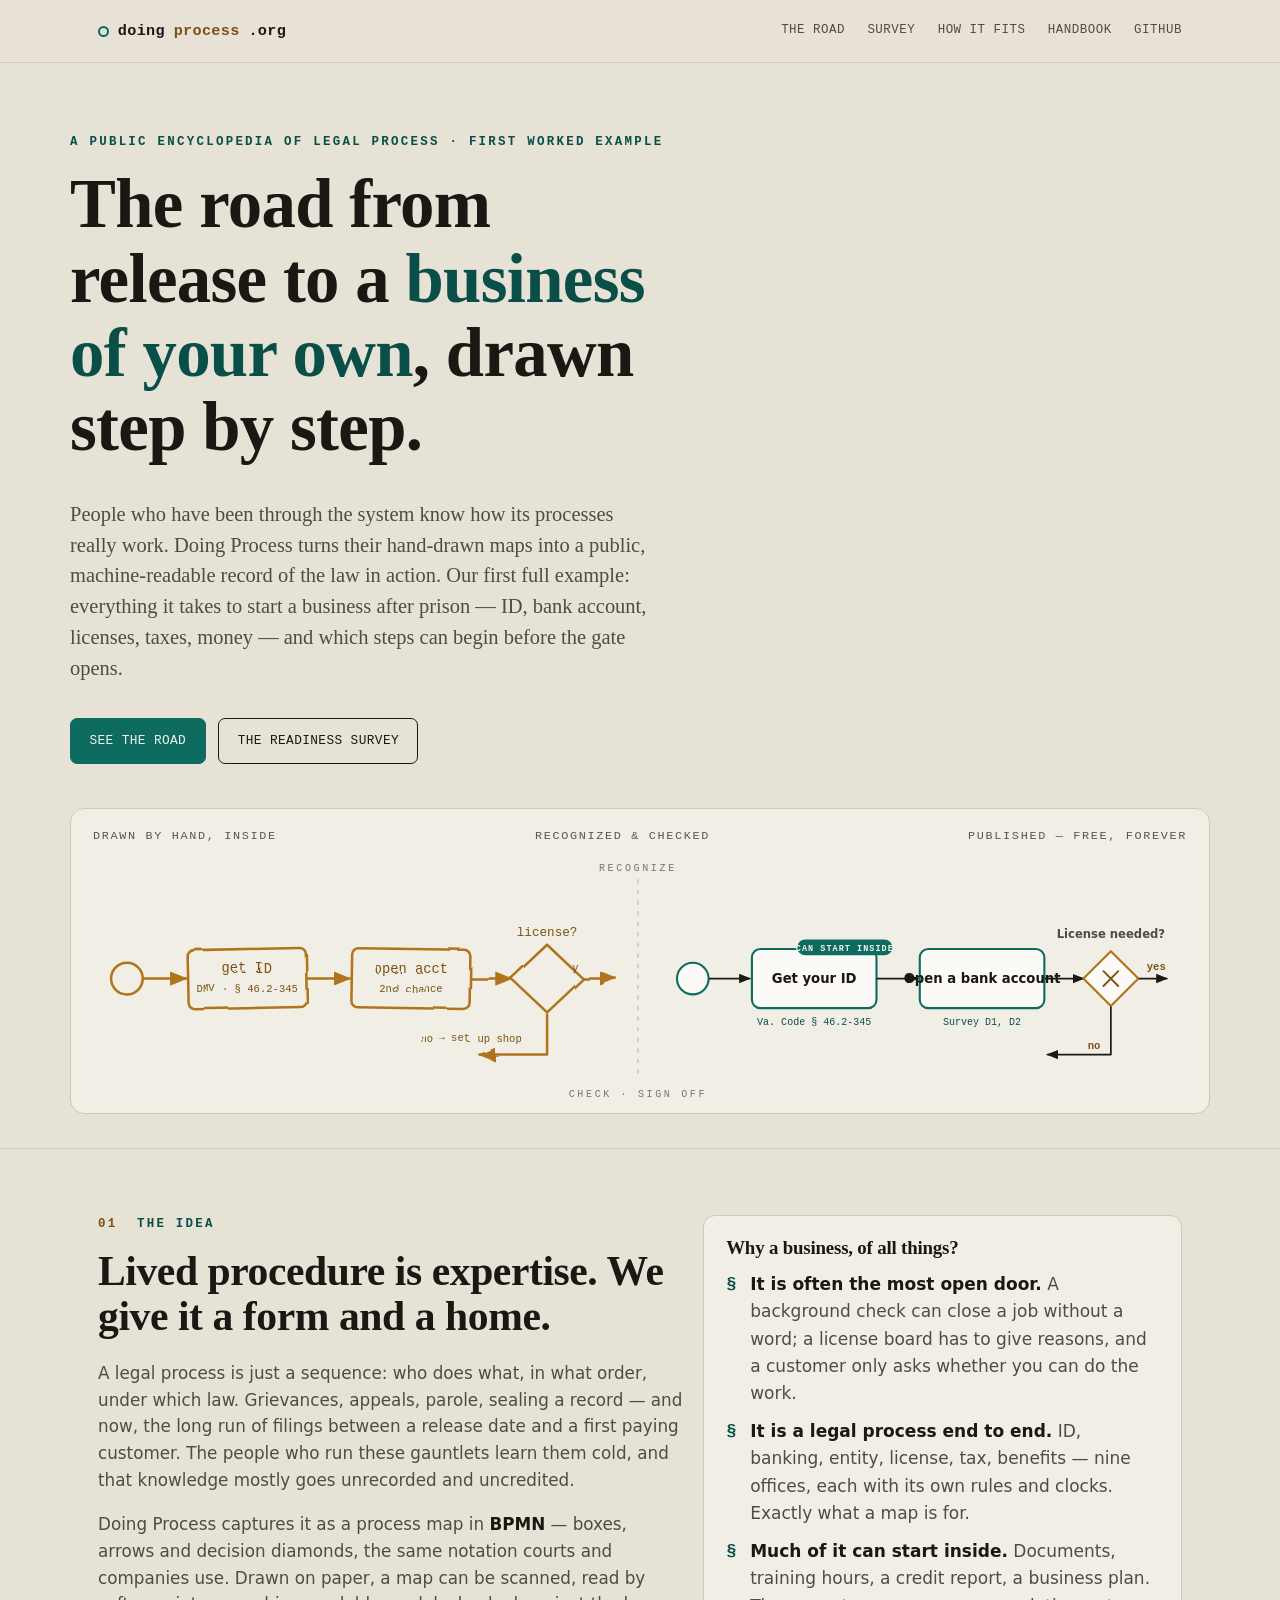
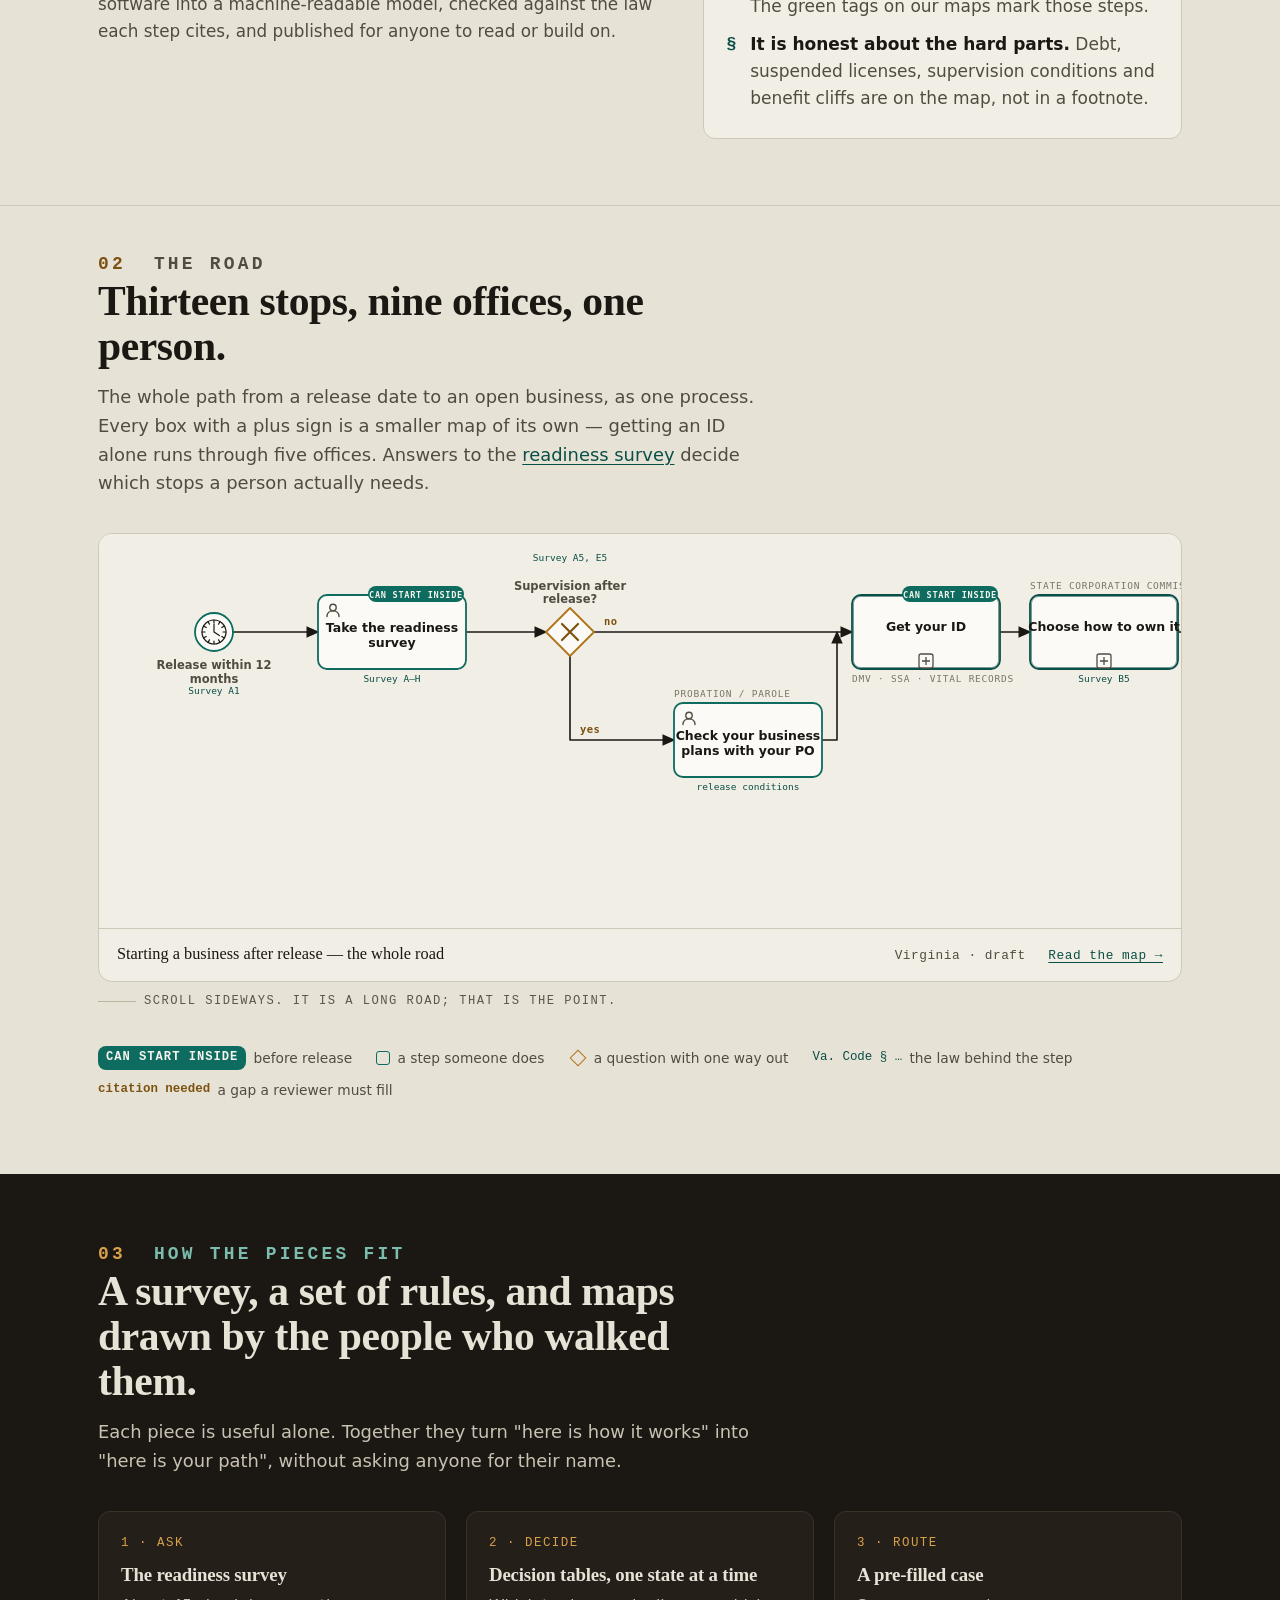
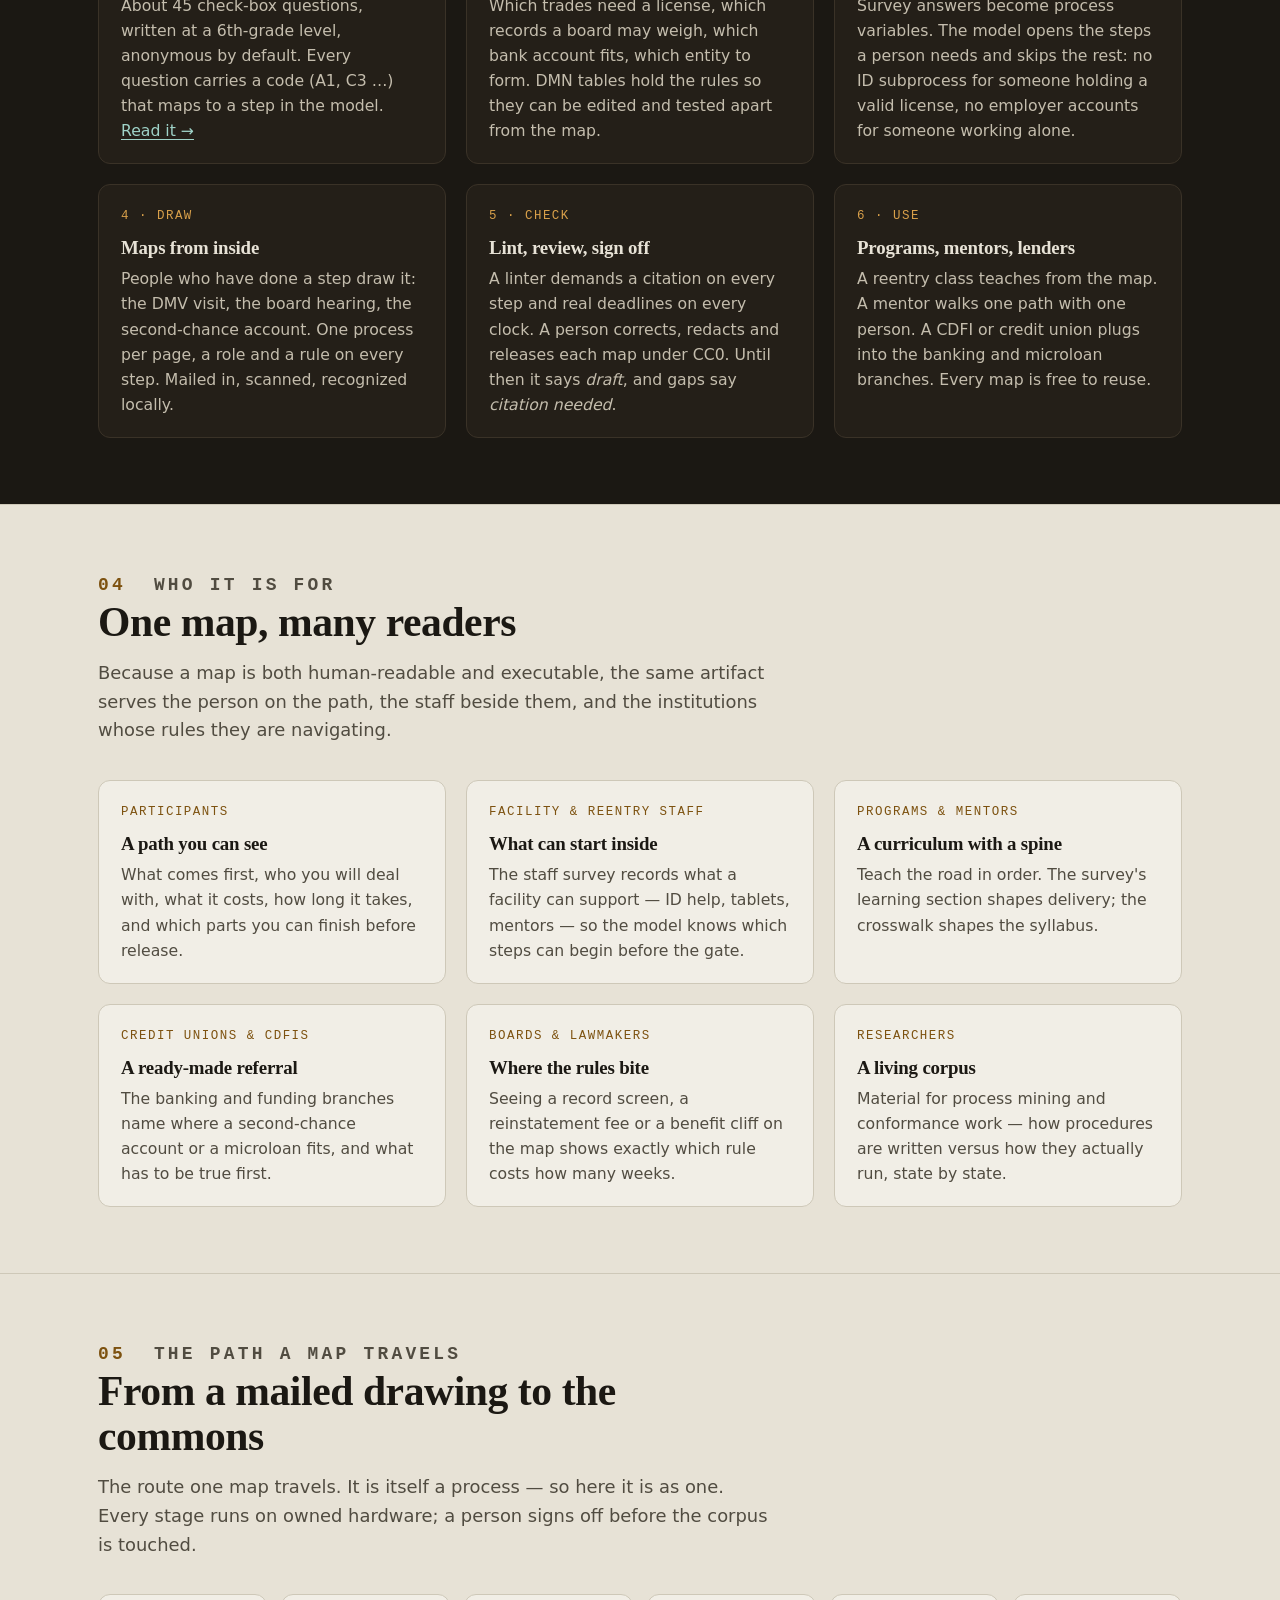
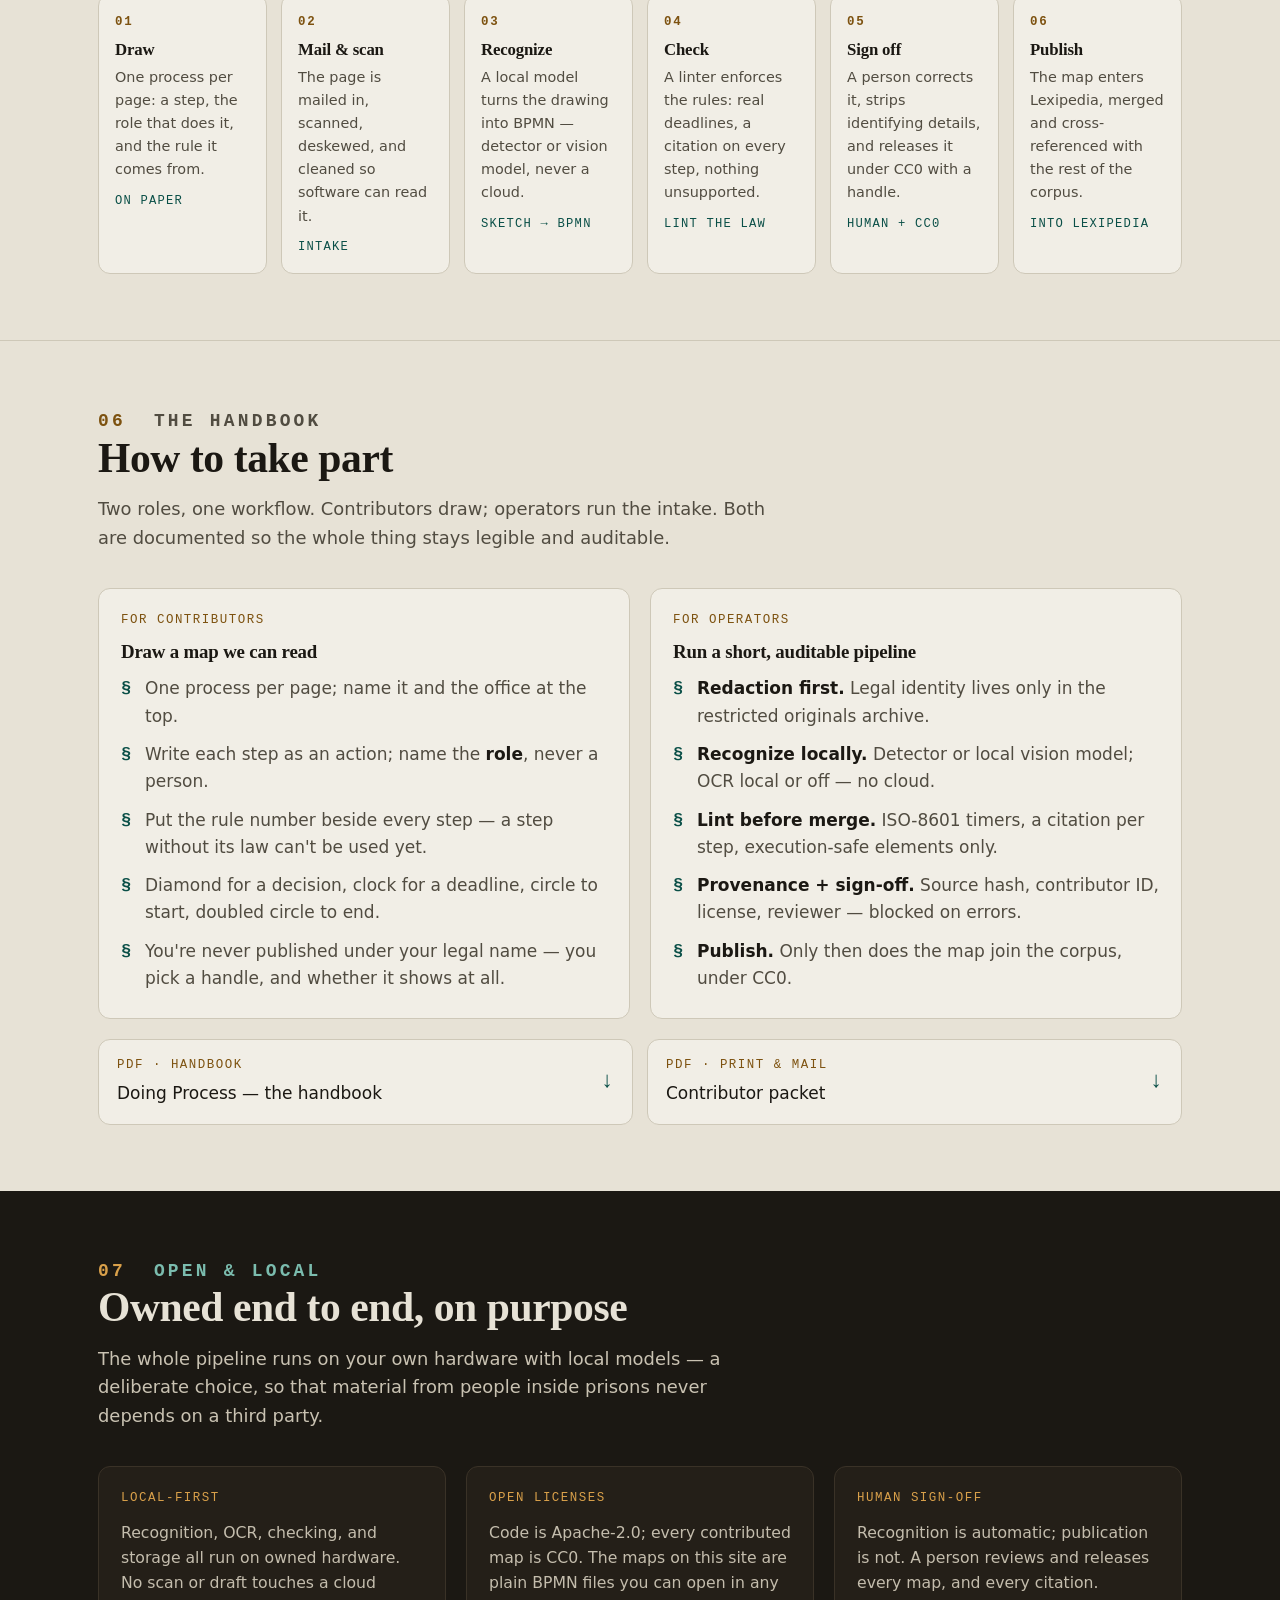
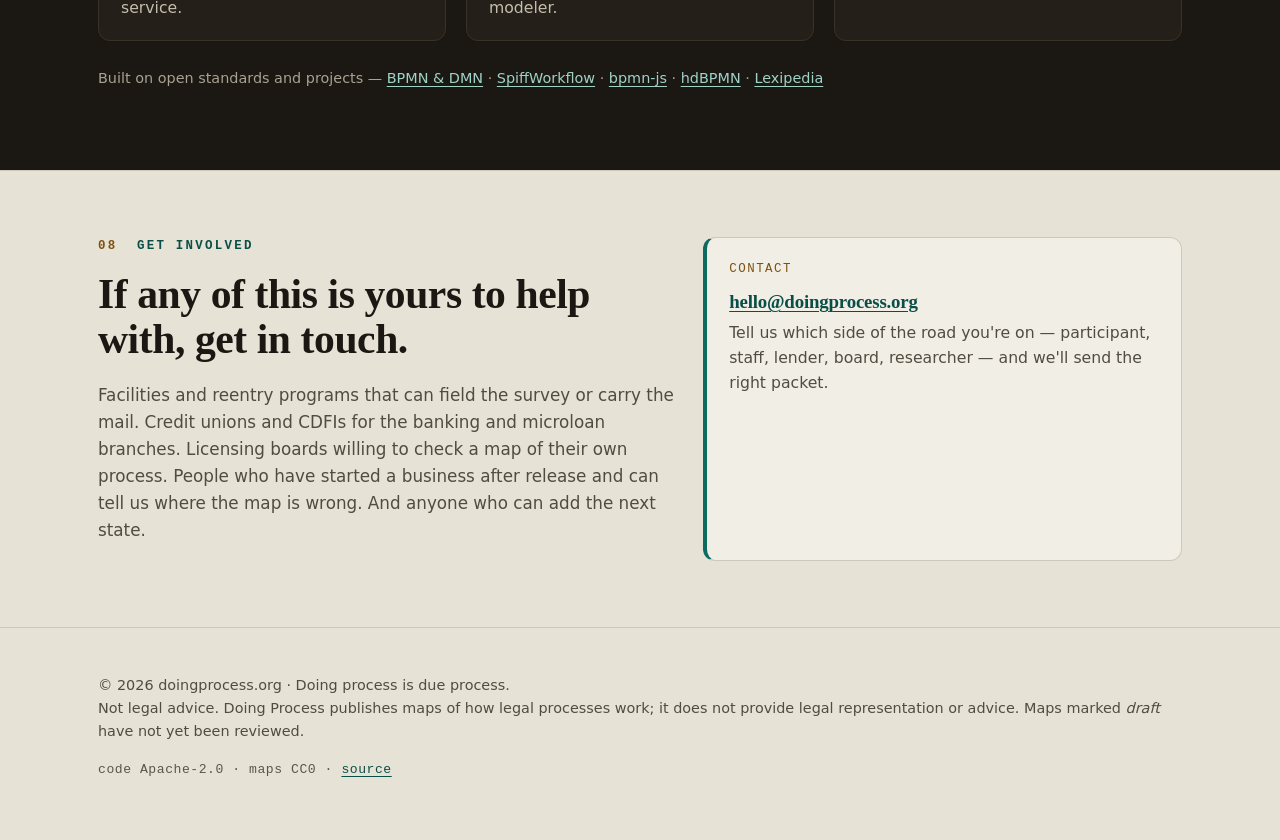
<file: site/index.html>
<!doctype html>
<html lang="en">
<head>
<meta charset="utf-8">
<meta name="viewport" content="width=device-width, initial-scale=1">
<title>Doing Process — the road from release to a business, drawn step by step</title>
<meta name="description" content="Doing Process turns hand-drawn maps of legal processes — many drawn by people inside prisons — into a public, machine-readable encyclopedia of how the law actually works. First worked example: starting a business after release.">
<link rel="stylesheet" href="assets/site.css">
<link rel="icon" href="data:image/svg+xml,%3Csvg xmlns='http://www.w3.org/2000/svg' viewBox='0 0 32 32'%3E%3Ccircle cx='16' cy='16' r='11' fill='none' stroke='%230d6b60' stroke-width='4'/%3E%3C/svg%3E">
</head>
<body id="top">

<header class="nav">
  <div class="wrap">
    <a class="brand" href="index.html"><span class="dot"></span>doing<b>process</b>.org</a>
    <nav aria-label="Site">
      <a href="start-a-business.html">The road</a>
      <a href="survey.html">Survey</a>
      <a href="#fit" class="hide-m">How it fits</a>
      <a href="#handbook" class="hide-m">Handbook</a>
      <a href="https://github.com/alibama/doingprocess">GitHub</a>
    </nav>
  </div>
</header>

<main>
<div class="wrap hero">
  <p class="eyebrow">A public encyclopedia of legal process · first worked example</p>
  <h1>The road from release to a <em>business of your own</em>, drawn step by step.</h1>
  <p class="lede">People who have been through the system know how its processes really work. Doing Process turns their hand-drawn maps into
    a public, machine-readable record of the law in action. Our first full example: everything it takes to start a business after
    prison — ID, bank account, licenses, taxes, money — and which steps can begin before the gate opens.</p>
  <div class="actions">
    <a class="btn primary" href="start-a-business.html">See the road</a>
    <a class="btn" href="survey.html">The readiness survey</a>
  </div>

  <div class="scene reveal" aria-hidden="true">
    <div class="stage"><span>Drawn by hand, inside</span><span>Recognized &amp; checked</span><span>Published — free, forever</span></div>
    <svg viewBox="0 0 1040 236" xmlns="http://www.w3.org/2000/svg">
      <defs>
        <filter id="rough"><feTurbulence type="fractalNoise" baseFrequency="0.022" numOctaves="2" seed="7" result="n"/>
          <feDisplacementMap in="SourceGraphic" in2="n" scale="3.4"/></filter>
        <marker id="ah" viewBox="0 0 10 10" refX="9" refY="5" markerWidth="7" markerHeight="7" orient="auto"><path d="M0 1L10 5 0 9z" fill="#1b1813"/></marker>
        <marker id="ah2" viewBox="0 0 10 10" refX="9" refY="5" markerWidth="7" markerHeight="7" orient="auto"><path d="M0 1L10 5 0 9z" fill="#b0741a"/></marker>
      </defs>
      <!-- sketch -->
      <g class="sketch" filter="url(#rough)" fill="none" stroke="#b0741a" stroke-width="2.4" stroke-linecap="round" stroke-linejoin="round" font-family="ui-monospace,Menlo,Consolas,monospace">
        <circle class="draw" cx="34" cy="118" r="15"/>
        <path class="draw" d="M50 118h40" marker-end="url(#ah2)"/>
        <rect class="draw" x="92" y="90" width="112" height="56" rx="6" transform="rotate(-1.2 148 118)"/>
        <path class="draw" d="M205 118h40" marker-end="url(#ah2)"/>
        <rect class="draw" x="247" y="90" width="112" height="56" rx="6" transform="rotate(.9 303 118)"/>
        <path class="draw" d="M360 118h38" marker-end="url(#ah2)"/>
        <path class="draw" d="M432 86l34 32-34 32-34-32z"/>
        <path class="draw" d="M432 152v38h-64" marker-end="url(#ah2)"/>
        <path class="draw" d="M467 118h30" marker-end="url(#ah2)"/>
        <text x="148" y="113" text-anchor="middle" font-size="13" fill="#7d5210" stroke="none">get ID</text>
        <text x="148" y="131" text-anchor="middle" font-size="10" fill="#7d5210" stroke="none">DMV · § 46.2-345</text>
        <text x="303" y="113" text-anchor="middle" font-size="13" fill="#7d5210" stroke="none">open acct</text>
        <text x="303" y="131" text-anchor="middle" font-size="10" fill="#7d5210" stroke="none">2nd chance</text>
        <text x="432" y="78" text-anchor="middle" font-size="12" fill="#7d5210" stroke="none">license?</text>
        <text x="455" y="110" font-size="10" fill="#7d5210" stroke="none">y</text>
        <text x="408" y="178" text-anchor="end" font-size="10" fill="#7d5210" stroke="none">no → set up shop</text>
      </g>
      <!-- seam -->
      <g class="seam" font-family="ui-monospace,Menlo,Consolas,monospace">
        <line x1="518" y1="24" x2="518" y2="212" stroke="#bdb5a1" stroke-dasharray="4 6"/>
        <text x="518" y="16" text-anchor="middle" font-size="9.5" letter-spacing="2.5" fill="#7c7566">RECOGNIZE</text>
        <text x="518" y="230" text-anchor="middle" font-size="9.5" letter-spacing="2.5" fill="#7c7566">CHECK · SIGN OFF</text>
      </g>
      <!-- clean -->
      <g class="clean" transform="translate(538,0)" fill="none" stroke="#0d6b60" stroke-width="2" stroke-linecap="round" stroke-linejoin="round" font-family="ui-sans-serif,system-ui,Segoe UI,Helvetica,Arial,sans-serif">
        <circle class="draw" cx="32" cy="118" r="15" fill="#fbfaf6"/>
        <path class="draw" d="M48 118h38" stroke="#1b1813" stroke-width="1.6" marker-end="url(#ah)"/>
        <rect class="draw" x="88" y="90" width="118" height="56" rx="8" fill="#fbfaf6"/>
        <path class="draw" d="M207 118h38" stroke="#1b1813" stroke-width="1.6" marker-end="url(#ah)"/>
        <rect class="draw" x="247" y="90" width="118" height="56" rx="8" fill="#fbfaf6"/>
        <path class="draw" d="M366 118h36" stroke="#1b1813" stroke-width="1.6" marker-end="url(#ah)"/>
        <path class="draw" d="M428 92l26 26-26 26-26-26z" stroke="#b0741a" fill="#fbfaf6"/>
        <path d="M421 111l14 14M435 111l-14 14" stroke="#7d5210" stroke-width="1.8"/>
        <path class="draw" d="M455 118h26" stroke="#1b1813" stroke-width="1.6" marker-end="url(#ah)"/>
        <path class="draw" d="M428 145v45h-60" stroke="#1b1813" stroke-width="1.6" marker-end="url(#ah)"/>
        <g stroke="none" fill="#1b1813" font-size="12.5" font-weight="600">
          <text x="147" y="122" text-anchor="middle">Get your ID</text>
          <text x="306" y="122" text-anchor="middle">Open a bank account</text>
        </g>
        <g stroke="none" fill="#0a4f47" font-family="ui-monospace,Menlo,Consolas,monospace" font-size="9.5">
          <text x="147" y="162" text-anchor="middle">Va. Code § 46.2-345</text>
          <text x="306" y="162" text-anchor="middle">Survey D1, D2</text>
        </g>
        <g stroke="none" fill="#514c41" font-size="11" font-weight="600">
          <text x="428" y="80" text-anchor="middle">License needed?</text>
        </g>
        <g stroke="none" fill="#7d5210" font-family="ui-monospace,Menlo,Consolas,monospace" font-size="10" font-weight="700">
          <text x="462" y="110">yes</text>
          <text x="418" y="185" text-anchor="end">no</text>
        </g>
        <rect x="131" y="81" width="90" height="15" rx="7.5" fill="#0d6b60" stroke="none"/>
        <text x="176" y="92" text-anchor="middle" font-family="ui-monospace,Menlo,Consolas,monospace" font-size="8" font-weight="700" fill="#f6f4ec" letter-spacing="1" stroke="none">CAN START INSIDE</text>
      </g>
    </svg>
  </div>
</div>

<!-- 01 why -->
<section id="idea">
  <div class="wrap grid g2">
    <div>
      <p class="eyebrow"><span class="n">01</span> &nbsp;The idea</p>
      <h2 style="font-size:clamp(1.8rem,3.6vw,2.6rem);margin-bottom:.5em">Lived procedure is expertise. We give it a form and a home.</h2>
      <p class="prose">A legal process is just a sequence: who does what, in what order, under which law. Grievances, appeals, parole,
        sealing a record — and now, the long run of filings between a release date and a first paying customer. The people who run
        these gauntlets learn them cold, and that knowledge mostly goes unrecorded and uncredited.</p>
      <p class="prose">Doing Process captures it as a process map in <b>BPMN</b> — boxes, arrows and decision diamonds, the same notation
        courts and companies use. Drawn on paper, a map can be scanned, read by software into a machine-readable model, checked against
        the law each step cites, and published for anyone to read or build on.</p>
    </div>
    <div class="card">
      <h3>Why a business, of all things?</h3>
      <ul class="ticks">
        <li><b>It is often the most open door.</b> A background check can close a job without a word; a license board has to give reasons, and a customer only asks whether you can do the work.</li>
        <li><b>It is a legal process end to end.</b> ID, banking, entity, license, tax, benefits — nine offices, each with its own rules and clocks. Exactly what a map is for.</li>
        <li><b>Much of it can start inside.</b> Documents, training hours, a credit report, a business plan. The green tags on our maps mark those steps.</li>
        <li><b>It is honest about the hard parts.</b> Debt, suspended licenses, supervision conditions and benefit cliffs are on the map, not in a footnote.</li>
      </ul>
    </div>
  </div>
</section>

<!-- 02 the road -->
<section id="road" class="tight">
  <div class="wrap">
    <div class="head">
      <p class="eyebrow"><span class="n">02</span> &nbsp;The road</p>
      <h2>Thirteen stops, nine offices, one person.</h2>
      <p>The whole path from a release date to an open business, as one process. Every box with a plus sign is a smaller map of its own —
        getting an ID alone runs through five offices. Answers to the <a href="survey.html">readiness survey</a> decide which stops a person actually needs.</p>
    </div>
    <figure class="diagram reveal">
      <div class="scroller"><img src="assets/diagrams/overview.svg" width="2366" height="394" alt="BPMN overview: release within 12 months, readiness survey, supervision check, get your ID, choose how to own it, open a bank account, then licenses, taxes and start-up money in parallel, benefits counseling, open for business." loading="lazy"></div>
      <figcaption><span class="t">Starting a business after release — the whole road</span>
        <span class="links">Virginia · draft <a href="start-a-business.html">Read the map →</a></span></figcaption>
    </figure>
    <p class="scrollhint">Scroll sideways. It is a long road; that is the point.</p>
    <div class="keyrow">
      <span class="k"><span class="pill">CAN START INSIDE</span> before release</span>
      <span class="k"><span class="swatch"></span> a step someone does</span>
      <span class="k"><span class="diamond"></span> a question with one way out</span>
      <span class="k"><span class="cite">Va. Code § …</span> the law behind the step</span>
      <span class="k"><span class="need">citation needed</span> a gap a reviewer must fill</span>
    </div>
  </div>
</section>

<!-- 03 how the pieces fit -->
<section id="fit" class="dark">
  <div class="wrap">
    <div class="head">
      <p class="eyebrow"><span class="n">03</span> &nbsp;How the pieces fit</p>
      <h2>A survey, a set of rules, and maps drawn by the people who walked them.</h2>
      <p>Each piece is useful alone. Together they turn "here is how it works" into "here is your path", without asking anyone for their name.</p>
    </div>
    <div class="grid cards3">
      <div class="card"><span class="tag">1 · Ask</span><h3>The readiness survey</h3><p>About 45 check-box questions, written at a 6th-grade level, anonymous by default. Every question carries a code (A1, C3 …) that maps to a step in the model. <a href="survey.html">Read it →</a></p></div>
      <div class="card"><span class="tag">2 · Decide</span><h3>Decision tables, one state at a time</h3><p>Which trades need a license, which records a board may weigh, which bank account fits, which entity to form. DMN tables hold the rules so they can be edited and tested apart from the map.</p></div>
      <div class="card"><span class="tag">3 · Route</span><h3>A pre-filled case</h3><p>Survey answers become process variables. The model opens the steps a person needs and skips the rest: no ID subprocess for someone holding a valid license, no employer accounts for someone working alone.</p></div>
      <div class="card"><span class="tag">4 · Draw</span><h3>Maps from inside</h3><p>People who have done a step draw it: the DMV visit, the board hearing, the second-chance account. One process per page, a role and a rule on every step. Mailed in, scanned, recognized locally.</p></div>
      <div class="card"><span class="tag">5 · Check</span><h3>Lint, review, sign off</h3><p>A linter demands a citation on every step and real deadlines on every clock. A person corrects, redacts and releases each map under CC0. Until then it says <em>draft</em>, and gaps say <em>citation needed</em>.</p></div>
      <div class="card"><span class="tag">6 · Use</span><h3>Programs, mentors, lenders</h3><p>A reentry class teaches from the map. A mentor walks one path with one person. A CDFI or credit union plugs into the banking and microloan branches. Every map is free to reuse.</p></div>
    </div>
  </div>
</section>

<!-- 04 who it's for -->
<section id="value">
  <div class="wrap">
    <div class="head">
      <p class="eyebrow"><span class="n">04</span> &nbsp;Who it is for</p>
      <h2>One map, many readers</h2>
      <p>Because a map is both human-readable and executable, the same artifact serves the person on the path, the staff beside them, and the institutions whose rules they are navigating.</p>
    </div>
    <div class="grid cards3">
      <div class="card"><span class="tag">Participants</span><h3>A path you can see</h3><p>What comes first, who you will deal with, what it costs, how long it takes, and which parts you can finish before release.</p></div>
      <div class="card"><span class="tag">Facility &amp; reentry staff</span><h3>What can start inside</h3><p>The staff survey records what a facility can support — ID help, tablets, mentors — so the model knows which steps can begin before the gate.</p></div>
      <div class="card"><span class="tag">Programs &amp; mentors</span><h3>A curriculum with a spine</h3><p>Teach the road in order. The survey's learning section shapes delivery; the crosswalk shapes the syllabus.</p></div>
      <div class="card"><span class="tag">Credit unions &amp; CDFIs</span><h3>A ready-made referral</h3><p>The banking and funding branches name where a second-chance account or a microloan fits, and what has to be true first.</p></div>
      <div class="card"><span class="tag">Boards &amp; lawmakers</span><h3>Where the rules bite</h3><p>Seeing a record screen, a reinstatement fee or a benefit cliff on the map shows exactly which rule costs how many weeks.</p></div>
      <div class="card"><span class="tag">Researchers</span><h3>A living corpus</h3><p>Material for process mining and conformance work — how procedures are written versus how they actually run, state by state.</p></div>
    </div>
  </div>
</section>

<!-- 05 the path a map travels -->
<section id="path">
  <div class="wrap">
    <div class="head">
      <p class="eyebrow"><span class="n">05</span> &nbsp;The path a map travels</p>
      <h2>From a mailed drawing to the commons</h2>
      <p>The route one map travels. It is itself a process — so here it is as one. Every stage runs on owned hardware; a person signs off before the corpus is touched.</p>
    </div>
    <div class="pipe reveal">
      <div class="step"><div class="num">01</div><h3>Draw</h3><p>One process per page: a step, the role that does it, and the rule it comes from.</p><div class="who">on paper</div></div>
      <div class="step"><div class="num">02</div><h3>Mail &amp; scan</h3><p>The page is mailed in, scanned, deskewed, and cleaned so software can read it.</p><div class="who">intake</div></div>
      <div class="step"><div class="num">03</div><h3>Recognize</h3><p>A local model turns the drawing into BPMN — detector or vision model, never a cloud.</p><div class="who">sketch → bpmn</div></div>
      <div class="step"><div class="num">04</div><h3>Check</h3><p>A linter enforces the rules: real deadlines, a citation on every step, nothing unsupported.</p><div class="who">lint the law</div></div>
      <div class="step"><div class="num">05</div><h3>Sign off</h3><p>A person corrects it, strips identifying details, and releases it under CC0 with a handle.</p><div class="who">human + cc0</div></div>
      <div class="step"><div class="num">06</div><h3>Publish</h3><p>The map enters Lexipedia, merged and cross-referenced with the rest of the corpus.</p><div class="who">into lexipedia</div></div>
    </div>
  </div>
</section>

<!-- 06 handbook -->
<section id="handbook">
  <div class="wrap">
    <div class="head">
      <p class="eyebrow"><span class="n">06</span> &nbsp;The handbook</p>
      <h2>How to take part</h2>
      <p>Two roles, one workflow. Contributors draw; operators run the intake. Both are documented so the whole thing stays legible and auditable.</p>
    </div>
    <div class="grid g2e">
      <div class="card">
        <span class="tag">For contributors</span>
        <h3>Draw a map we can read</h3>
        <ul class="ticks">
          <li>One process per page; name it and the office at the top.</li>
          <li>Write each step as an action; name the <b>role</b>, never a person.</li>
          <li>Put the rule number beside every step — a step without its law can't be used yet.</li>
          <li>Diamond for a decision, clock for a deadline, circle to start, doubled circle to end.</li>
          <li>You're never published under your legal name — you pick a handle, and whether it shows at all.</li>
        </ul>
      </div>
      <div class="card">
        <span class="tag">For operators</span>
        <h3>Run a short, auditable pipeline</h3>
        <ul class="ticks">
          <li><b>Redaction first.</b> Legal identity lives only in the restricted originals archive.</li>
          <li><b>Recognize locally.</b> Detector or local vision model; OCR local or off — no cloud.</li>
          <li><b>Lint before merge.</b> ISO-8601 timers, a citation per step, execution-safe elements only.</li>
          <li><b>Provenance + sign-off.</b> Source hash, contributor ID, license, reviewer — blocked on errors.</li>
          <li><b>Publish.</b> Only then does the map join the corpus, under CC0.</li>
        </ul>
      </div>
    </div>
    <div class="dls" style="margin-top:20px">
      <a class="dl" href="doingprocess-handbook.pdf"><span><span class="k">PDF · Handbook</span>Doing Process — the handbook</span><span class="arrow">↓</span></a>
      <a class="dl" href="doingprocess-contributor-packet.pdf"><span><span class="k">PDF · Print &amp; mail</span>Contributor packet</span><span class="arrow">↓</span></a>
    </div>
  </div>
</section>

<!-- 07 open -->
<section id="open" class="dark">
  <div class="wrap">
    <div class="head">
      <p class="eyebrow"><span class="n">07</span> &nbsp;Open &amp; local</p>
      <h2>Owned end to end, on purpose</h2>
      <p>The whole pipeline runs on your own hardware with local models — a deliberate choice, so that material from people inside prisons never depends on a third party.</p>
    </div>
    <div class="grid cards3">
      <div class="card"><span class="tag">Local-first</span><p>Recognition, OCR, checking, and storage all run on owned hardware. No scan or draft touches a cloud service.</p></div>
      <div class="card"><span class="tag">Open licenses</span><p>Code is Apache-2.0; every contributed map is CC0. The maps on this site are plain BPMN files you can open in any modeler.</p></div>
      <div class="card"><span class="tag">Human sign-off</span><p>Recognition is automatic; publication is not. A person reviews and releases every map, and every citation.</p></div>
    </div>
    <p class="small" style="margin-top:1.6rem;color:#a9a192">Built on open standards and projects — <a href="https://www.bpmn.org/">BPMN &amp; DMN</a> · <a href="https://www.spiffworkflow.org/">SpiffWorkflow</a> · <a href="https://bpmn.io/">bpmn-js</a> · <a href="https://github.com/dwslab/hdBPMN">hdBPMN</a> · <a href="https://lexipedia.xyz/">Lexipedia</a></p>
  </div>
</section>

<!-- 08 get involved -->
<section id="involved">
  <div class="wrap grid g2">
    <div>
      <p class="eyebrow"><span class="n">08</span> &nbsp;Get involved</p>
      <h2 style="font-size:clamp(1.8rem,3.6vw,2.6rem);margin-bottom:.5em">If any of this is yours to help with, get in touch.</h2>
      <p class="prose">Facilities and reentry programs that can field the survey or carry the mail. Credit unions and CDFIs for the banking
        and microloan branches. Licensing boards willing to check a map of their own process. People who have started a business after
        release and can tell us where the map is wrong. And anyone who can add the next state.</p>
    </div>
    <div class="card accent">
      <span class="tag">Contact</span>
      <h3><a href="mailto:hello@doingprocess.org">hello@doingprocess.org</a></h3>
      <p>Tell us which side of the road you're on — participant, staff, lender, board, researcher — and we'll send the right packet.</p>
    </div>
  </div>
</section>
</main>

<footer>
  <div class="wrap row">
    <div>© <span id="yr"></span> doingprocess.org · Doing process is due process.<br>
      <span class="small">Not legal advice. Doing Process publishes maps of how legal processes work; it does not provide legal representation or advice. Maps marked <em>draft</em> have not yet been reviewed.</span></div>
    <div class="mono">code Apache-2.0 · maps CC0 · <a href="https://github.com/alibama/doingprocess">source</a></div>
  </div>
</footer>

<script>
  document.getElementById('yr').textContent=new Date().getFullYear();
  if(!window.matchMedia('(prefers-reduced-motion: reduce)').matches){
    document.documentElement.classList.add('js');
    const io=new IntersectionObserver((es)=>es.forEach(e=>{if(e.isIntersecting){e.target.classList.add('in');io.unobserve(e.target)}}),{rootMargin:'0px 0px -8% 0px',threshold:.08});
    document.querySelectorAll('.reveal').forEach(el=>io.observe(el));
  }
</script>
</body>
</html>
</file>
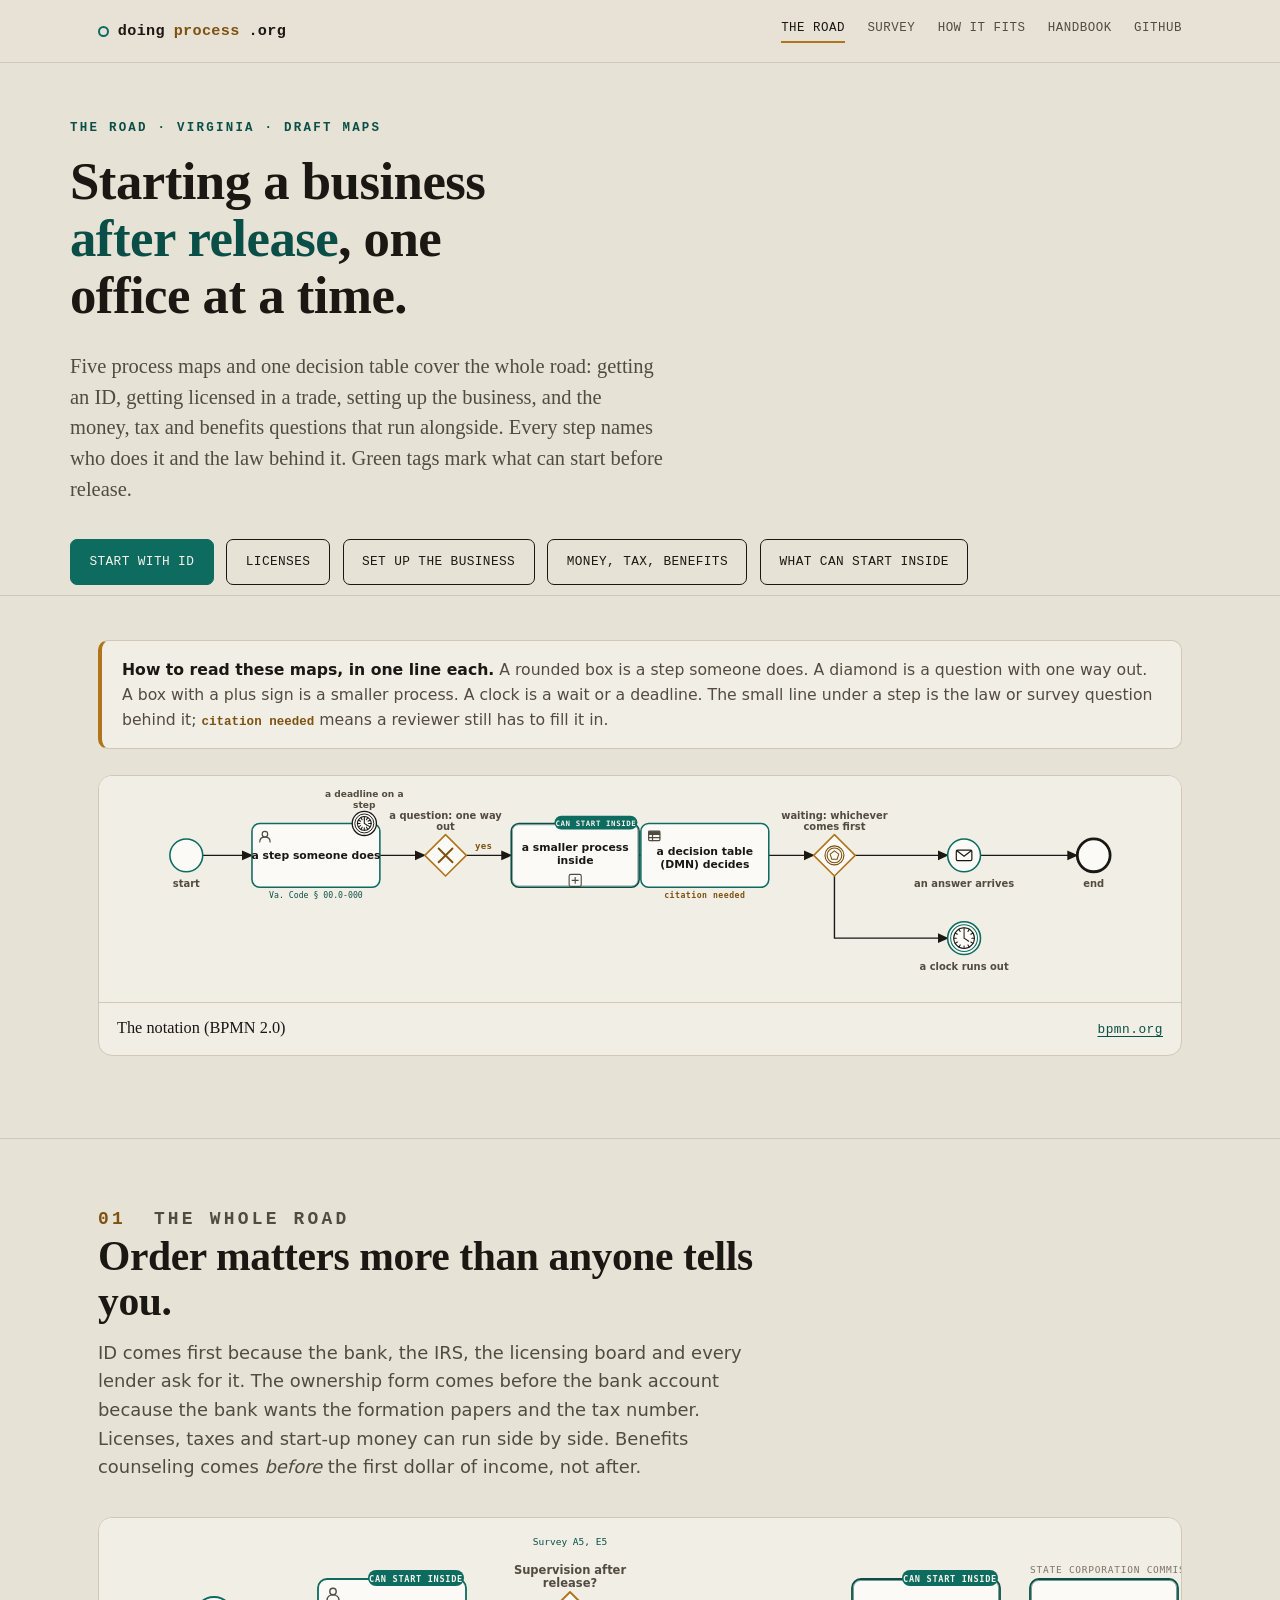
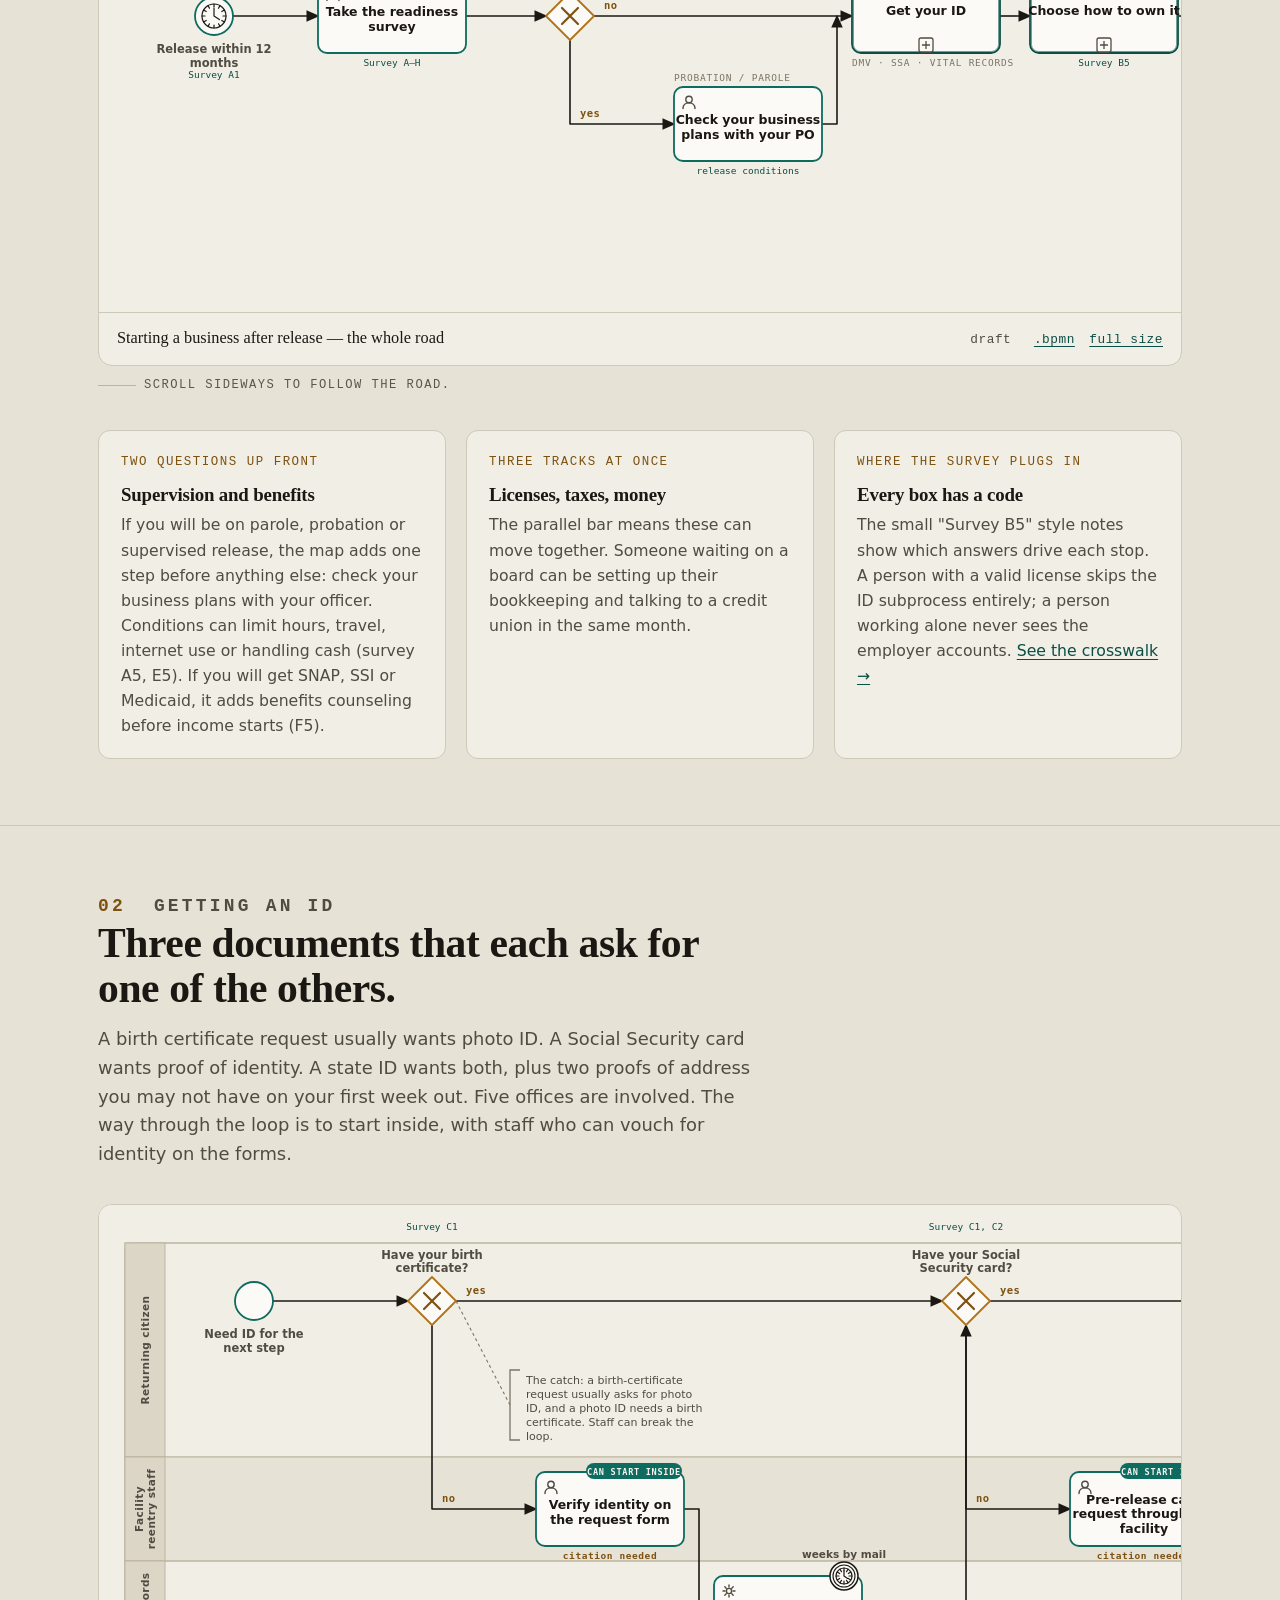
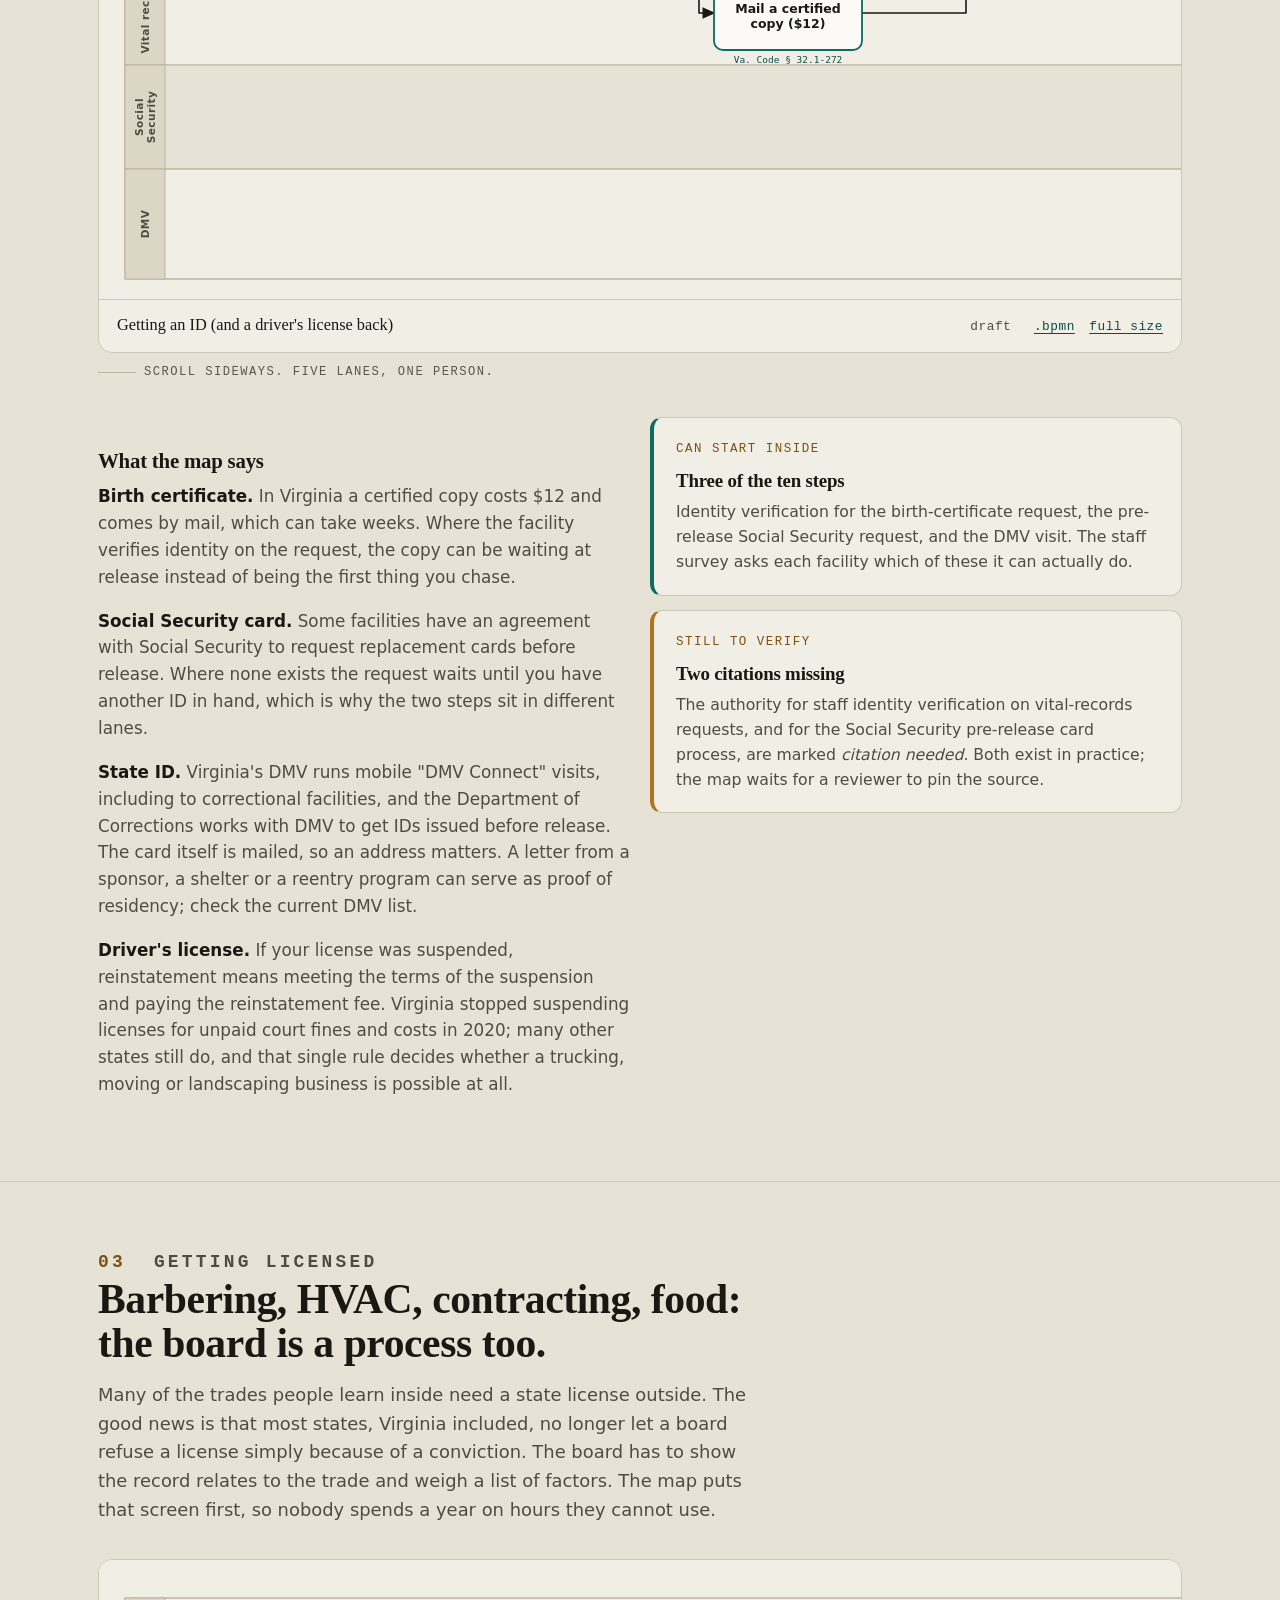
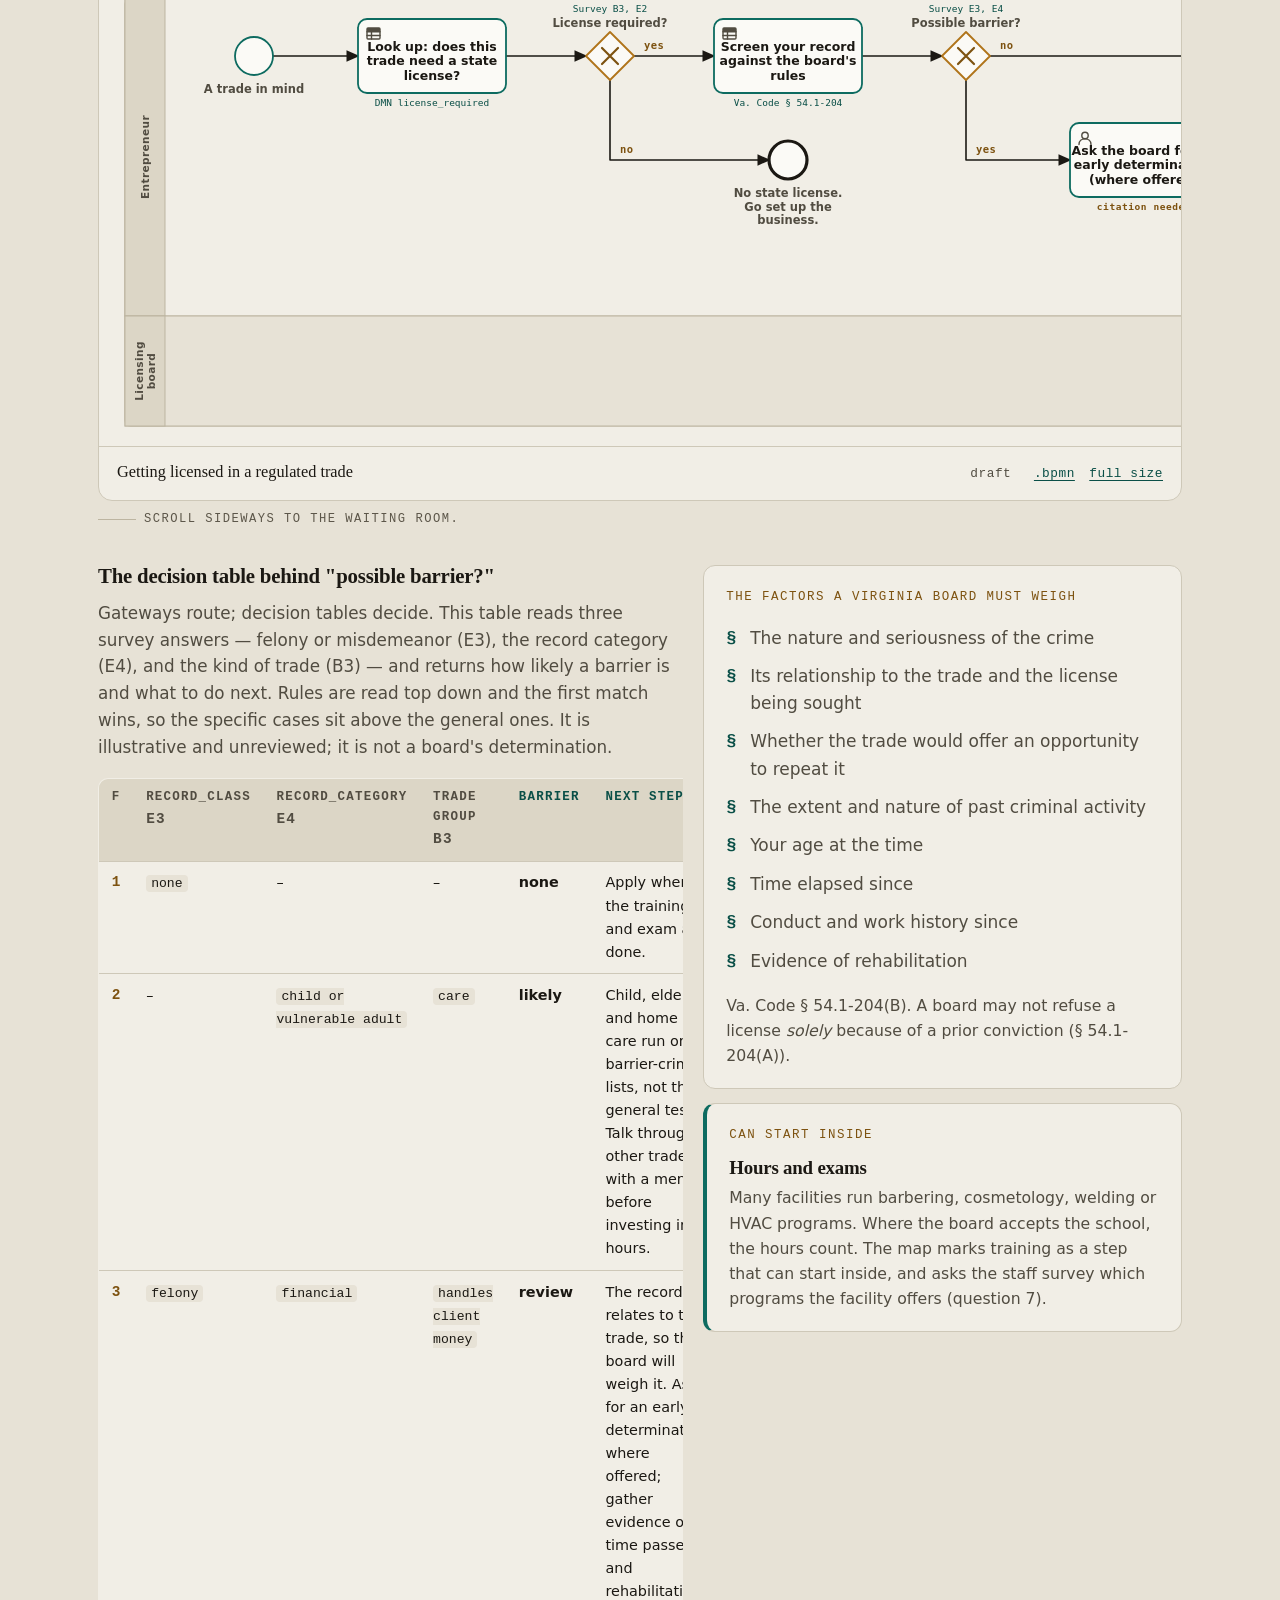
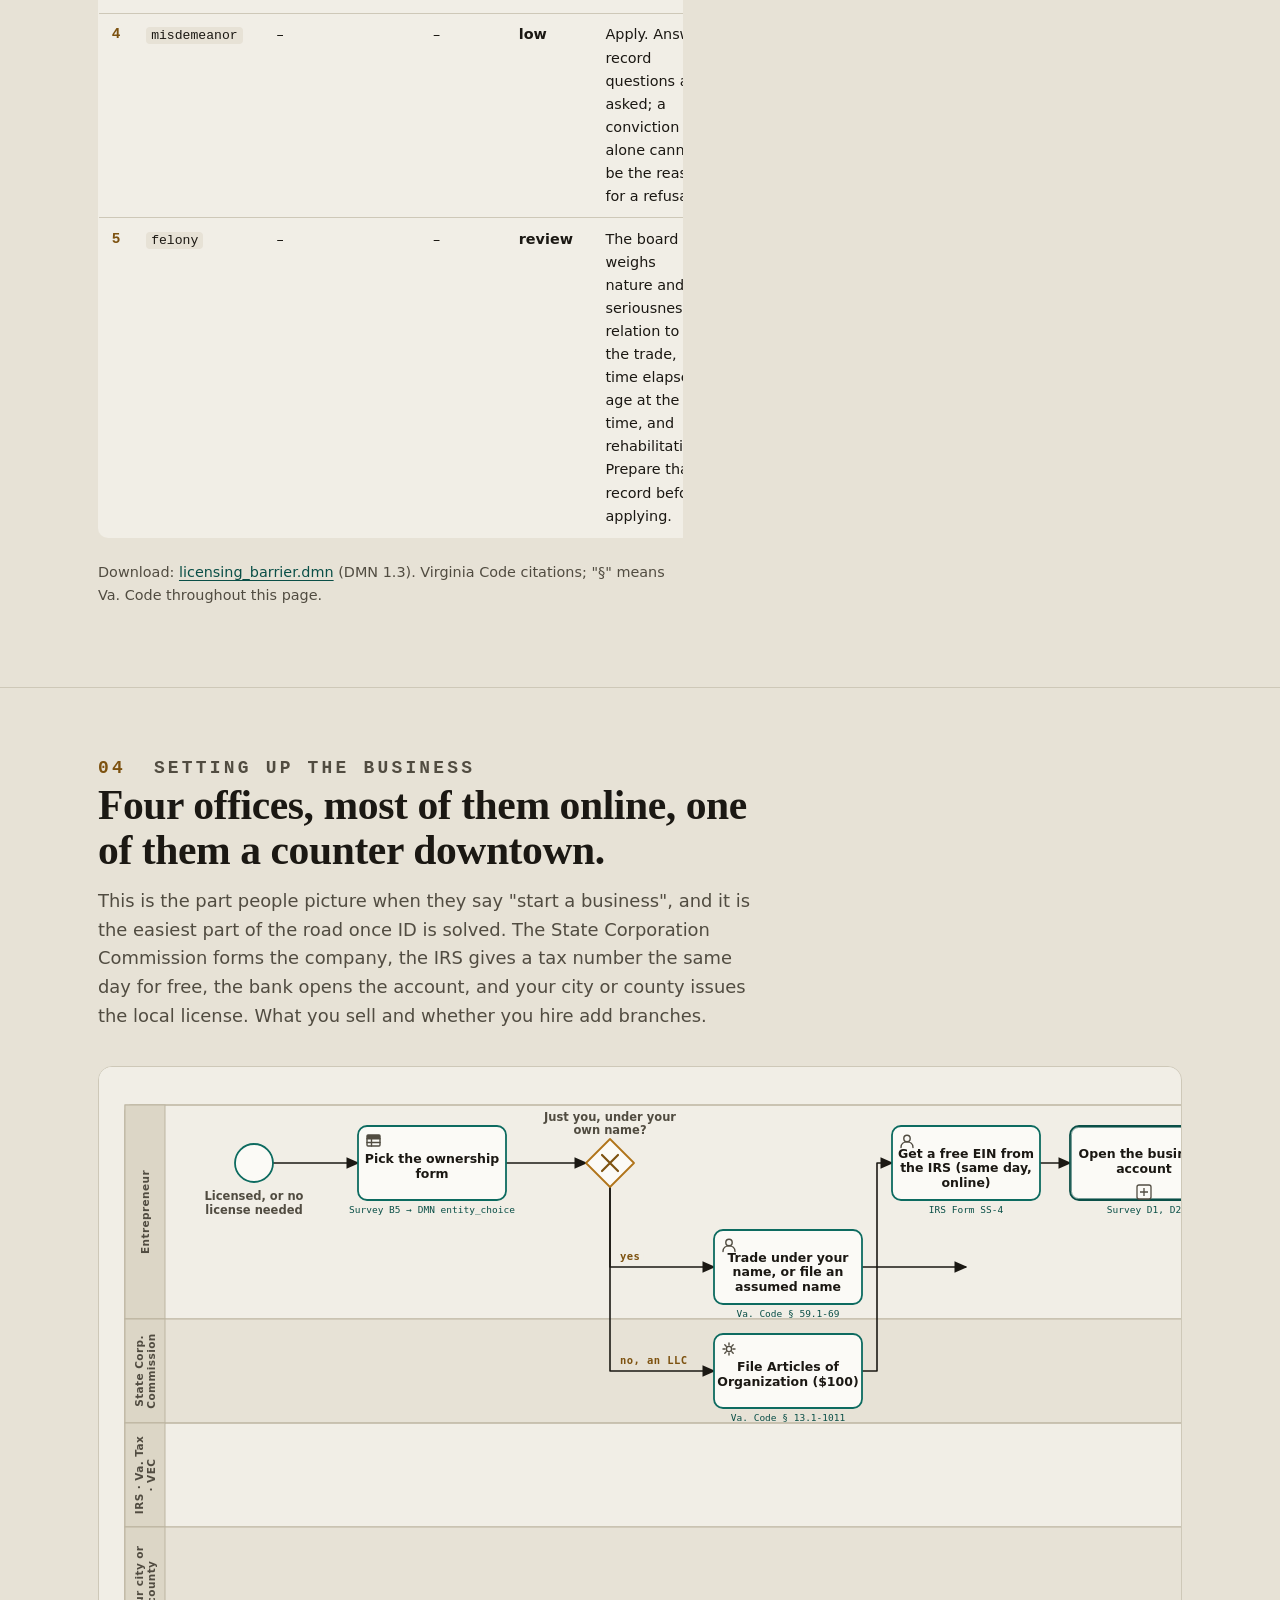
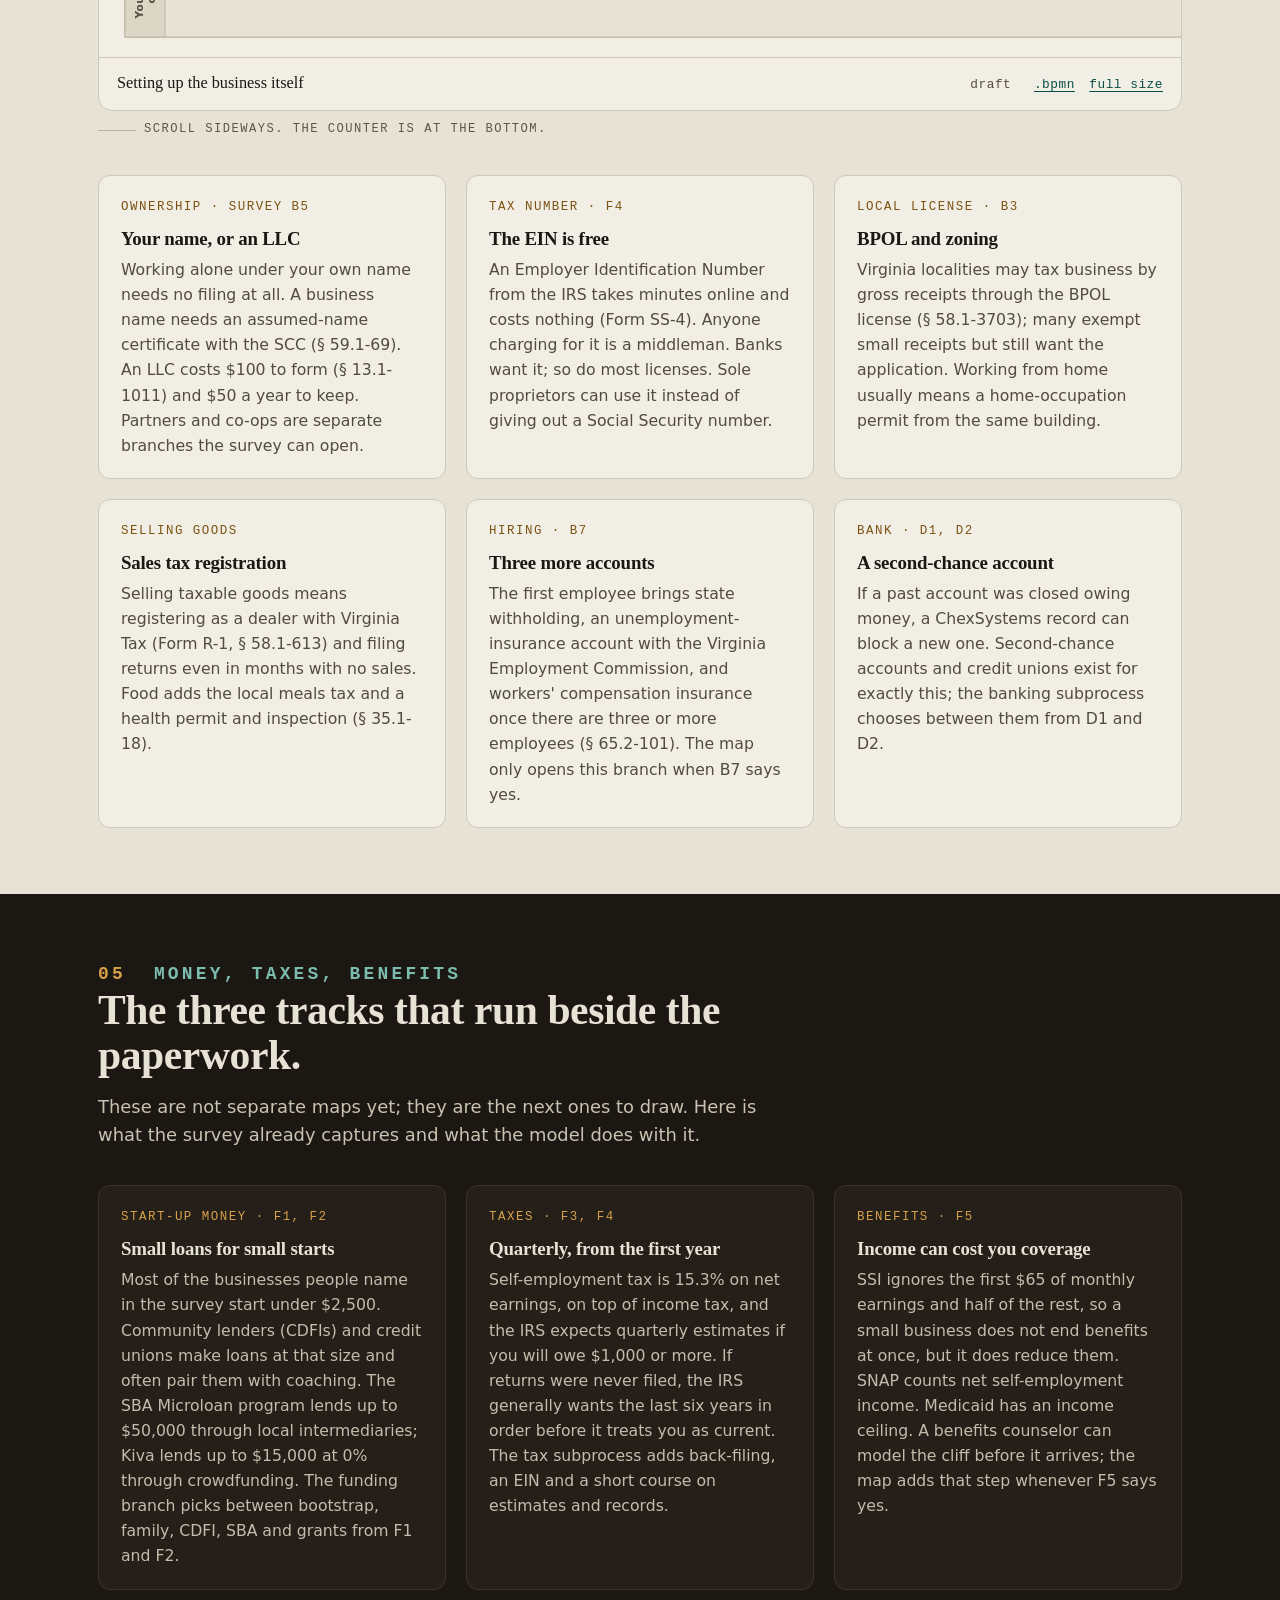
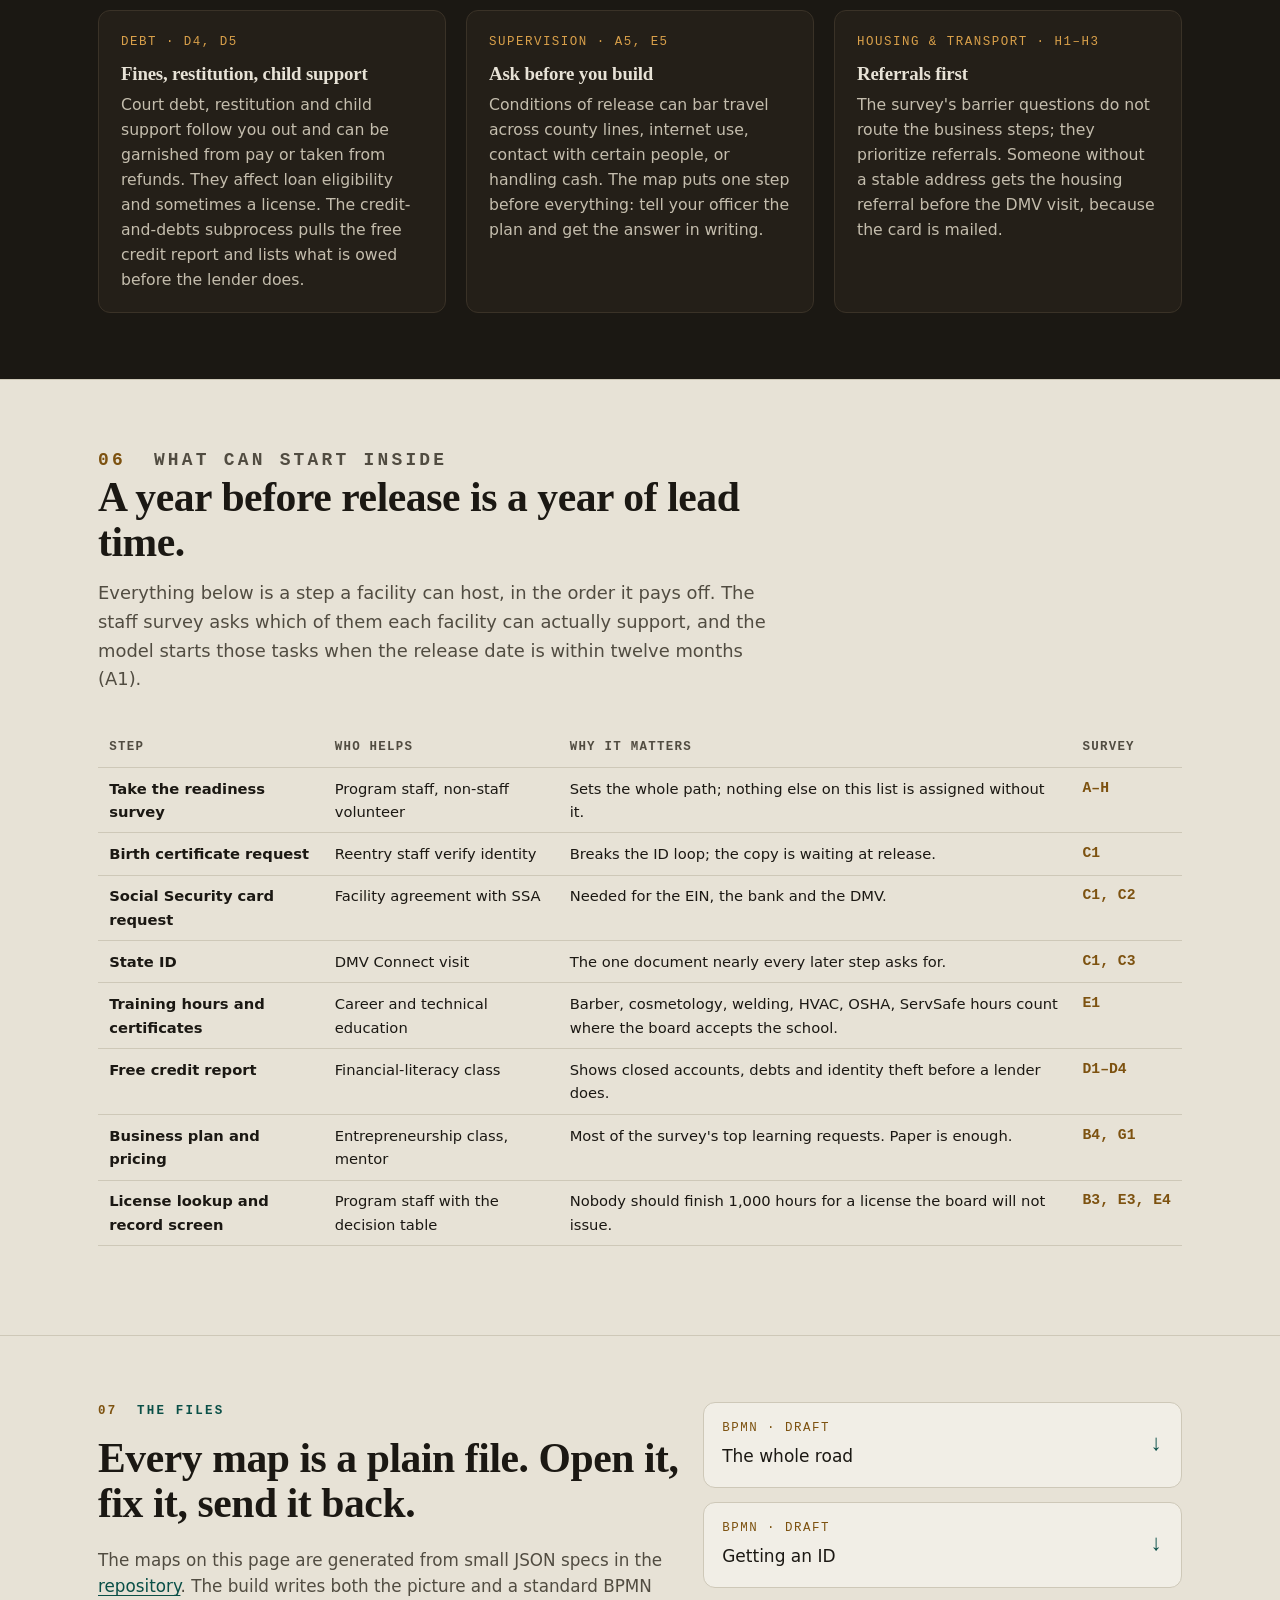
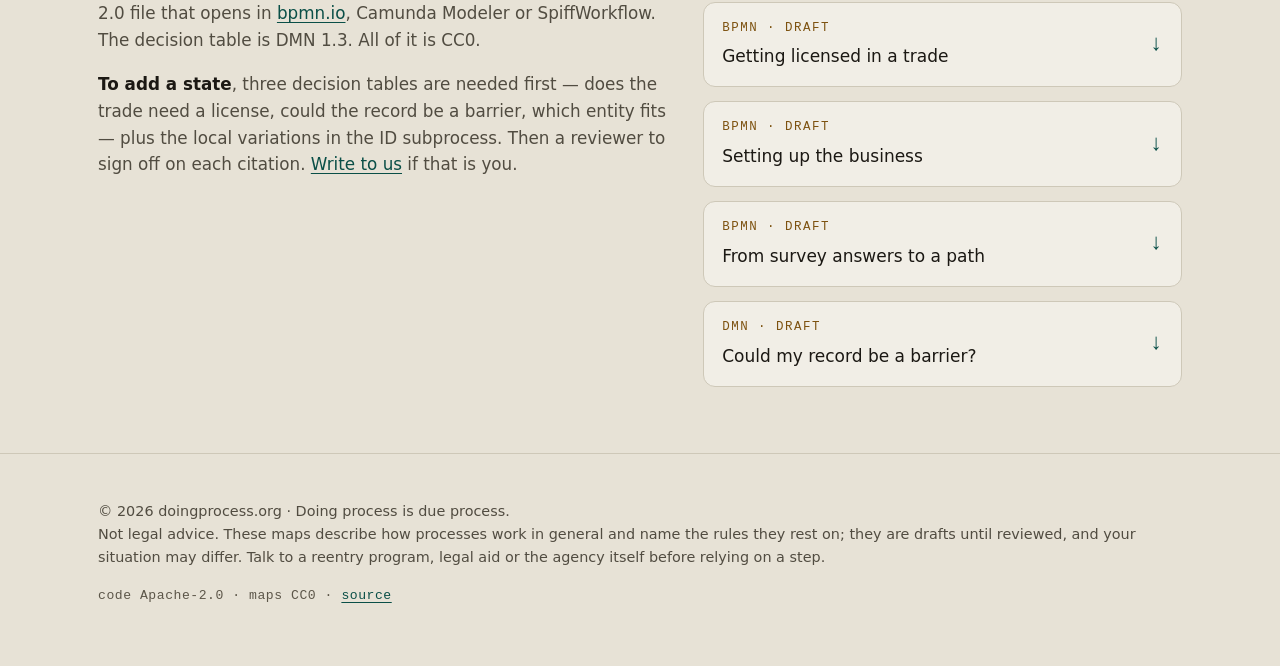
<file: site/start-a-business.html>
<!doctype html>
<html lang="en">
<head>
<meta charset="utf-8">
<meta name="viewport" content="width=device-width, initial-scale=1">
<title>Starting a business after release — the road, mapped · Doing Process</title>
<meta name="description" content="Every step from a release date to an open business — ID, bank account, ownership, licenses, taxes, money, benefits — as BPMN process maps with the law behind each step. Virginia is the first worked example.">
<link rel="stylesheet" href="assets/site.css">
<link rel="icon" href="data:image/svg+xml,%3Csvg xmlns='http://www.w3.org/2000/svg' viewBox='0 0 32 32'%3E%3Ccircle cx='16' cy='16' r='11' fill='none' stroke='%230d6b60' stroke-width='4'/%3E%3C/svg%3E">
</head>
<body id="top">

<header class="nav">
  <div class="wrap">
    <a class="brand" href="index.html"><span class="dot"></span>doing<b>process</b>.org</a>
    <nav aria-label="Site">
      <a href="start-a-business.html" aria-current="page">The road</a>
      <a href="survey.html">Survey</a>
      <a href="index.html#fit" class="hide-m">How it fits</a>
      <a href="index.html#handbook" class="hide-m">Handbook</a>
      <a href="https://github.com/alibama/doingprocess">GitHub</a>
    </nav>
  </div>
</header>

<main>
<div class="wrap hero sub">
  <p class="eyebrow">The road · Virginia · draft maps</p>
  <h1>Starting a business <em>after release</em>, one office at a time.</h1>
  <p class="lede">Five process maps and one decision table cover the whole road: getting an ID, getting licensed in a trade, setting up
    the business, and the money, tax and benefits questions that run alongside. Every step names who does it and the law behind it.
    Green tags mark what can start before release.</p>
  <div class="actions">
    <a class="btn primary" href="#id">Start with ID</a>
    <a class="btn" href="#license">Licenses</a>
    <a class="btn" href="#setup">Set up the business</a>
    <a class="btn" href="#money">Money, tax, benefits</a>
    <a class="btn" href="#inside">What can start inside</a>
  </div>
</div>

<section class="tight">
  <div class="wrap">
    <div class="callout">
      <p><b>How to read these maps, in one line each.</b> A rounded box is a step someone does. A diamond is a question with one way out.
        A box with a plus sign is a smaller process. A clock is a wait or a deadline. The small line under a step is the law or survey
        question behind it; <span class="need mono" style="color:var(--ochre-2);font-weight:700;font-size:.8em">citation needed</span> means a reviewer still has to fill it in.</p>
    </div>
    <figure class="diagram">
      <div class="scroller"><img class="fit" src="assets/diagrams/legend.svg" width="1230" height="268" alt="Legend: start circle, a step someone does with a deadline clock, a question diamond, a smaller process with a plus sign, a decision table step, an event gateway waiting for whichever comes first, a message, a timer, and a thick end circle."></div>
      <figcaption><span class="t">The notation (BPMN 2.0)</span><span class="links"><a href="https://www.bpmn.org/">bpmn.org</a></span></figcaption>
    </figure>
  </div>
</section>

<!-- 01 the whole road -->
<section id="road">
  <div class="wrap">
    <div class="head">
      <p class="eyebrow"><span class="n">01</span> &nbsp;The whole road</p>
      <h2>Order matters more than anyone tells you.</h2>
      <p>ID comes first because the bank, the IRS, the licensing board and every lender ask for it. The ownership form comes before the bank account because the bank wants the formation papers and the tax number. Licenses, taxes and start-up money can run side by side. Benefits counseling comes <em>before</em> the first dollar of income, not after.</p>
    </div>
    <figure class="diagram">
      <div class="scroller"><img src="assets/diagrams/overview.svg" width="2366" height="394" alt="BPMN overview of the whole road from release to an open business." loading="lazy"></div>
      <figcaption><span class="t">Starting a business after release — the whole road</span>
        <span class="links">draft <a href="models/overview.bpmn" download>.bpmn</a><a href="assets/diagrams/overview.svg">full size</a></span></figcaption>
    </figure>
    <p class="scrollhint">Scroll sideways to follow the road.</p>
    <div class="grid cards3">
      <div class="card"><span class="tag">Two questions up front</span><h3>Supervision and benefits</h3><p>If you will be on parole, probation or supervised release, the map adds one step before anything else: check your business plans with your officer. Conditions can limit hours, travel, internet use or handling cash (survey A5, E5). If you will get SNAP, SSI or Medicaid, it adds benefits counseling before income starts (F5).</p></div>
      <div class="card"><span class="tag">Three tracks at once</span><h3>Licenses, taxes, money</h3><p>The parallel bar means these can move together. Someone waiting on a board can be setting up their bookkeeping and talking to a credit union in the same month.</p></div>
      <div class="card"><span class="tag">Where the survey plugs in</span><h3>Every box has a code</h3><p>The small "Survey B5" style notes show which answers drive each stop. A person with a valid license skips the ID subprocess entirely; a person working alone never sees the employer accounts. <a href="survey.html#crosswalk">See the crosswalk →</a></p></div>
    </div>
  </div>
</section>

<!-- 02 ID -->
<section id="id">
  <div class="wrap">
    <div class="head">
      <p class="eyebrow"><span class="n">02</span> &nbsp;Getting an ID</p>
      <h2>Three documents that each ask for one of the others.</h2>
      <p>A birth certificate request usually wants photo ID. A Social Security card wants proof of identity. A state ID wants both, plus two proofs of address you may not have on your first week out. Five offices are involved. The way through the loop is to start inside, with staff who can vouch for identity on the forms.</p>
    </div>
    <figure class="diagram">
      <div class="scroller"><img src="assets/diagrams/obtain_id.svg" width="2584" height="694" alt="BPMN map with lanes for the returning citizen, facility reentry staff, vital records, Social Security and the DMV: birth certificate, Social Security card, state ID and driver's license reinstatement." loading="lazy"></div>
      <figcaption><span class="t">Getting an ID (and a driver's license back)</span>
        <span class="links">draft <a href="models/obtain_id.bpmn" download>.bpmn</a><a href="assets/diagrams/obtain_id.svg">full size</a></span></figcaption>
    </figure>
    <p class="scrollhint">Scroll sideways. Five lanes, one person.</p>
    <div class="grid g2e">
      <div class="prose">
        <h3>What the map says</h3>
        <p><b>Birth certificate.</b> In Virginia a certified copy costs $12 and comes by mail, which can take weeks. Where the facility verifies identity on the request, the copy can be waiting at release instead of being the first thing you chase.</p>
        <p><b>Social Security card.</b> Some facilities have an agreement with Social Security to request replacement cards before release. Where none exists the request waits until you have another ID in hand, which is why the two steps sit in different lanes.</p>
        <p><b>State ID.</b> Virginia's DMV runs mobile "DMV Connect" visits, including to correctional facilities, and the Department of Corrections works with DMV to get IDs issued before release. The card itself is mailed, so an address matters. A letter from a sponsor, a shelter or a reentry program can serve as proof of residency; check the current DMV list.</p>
        <p><b>Driver's license.</b> If your license was suspended, reinstatement means meeting the terms of the suspension and paying the reinstatement fee. Virginia stopped suspending licenses for unpaid court fines and costs in 2020; many other states still do, and that single rule decides whether a trucking, moving or landscaping business is possible at all.</p>
      </div>
      <div>
        <div class="card accent" style="margin-bottom:14px"><span class="tag">Can start inside</span><h3>Three of the ten steps</h3><p>Identity verification for the birth-certificate request, the pre-release Social Security request, and the DMV visit. The staff survey asks each facility which of these it can actually do.</p></div>
        <div class="card warn"><span class="tag">Still to verify</span><h3>Two citations missing</h3><p>The authority for staff identity verification on vital-records requests, and for the Social Security pre-release card process, are marked <em>citation needed</em>. Both exist in practice; the map waits for a reviewer to pin the source.</p></div>
      </div>
    </div>
  </div>
</section>

<!-- 03 licenses -->
<section id="license">
  <div class="wrap">
    <div class="head">
      <p class="eyebrow"><span class="n">03</span> &nbsp;Getting licensed</p>
      <h2>Barbering, HVAC, contracting, food: the board is a process too.</h2>
      <p>Many of the trades people learn inside need a state license outside. The good news is that most states, Virginia included, no longer let a board refuse a license simply because of a conviction. The board has to show the record relates to the trade and weigh a list of factors. The map puts that screen first, so nobody spends a year on hours they cannot use.</p>
    </div>
    <figure class="diagram">
      <div class="scroller"><img src="assets/diagrams/licensed_trade.svg" width="2406" height="486" alt="BPMN map: look up whether the trade needs a license, screen the record against the board's rules, optional early determination, training hours and exam, apply, then wait for the board: issued, denied with a hearing, or follow up after 30 days." loading="lazy"></div>
      <figcaption><span class="t">Getting licensed in a regulated trade</span>
        <span class="links">draft <a href="models/licensed_trade.bpmn" download>.bpmn</a><a href="assets/diagrams/licensed_trade.svg">full size</a></span></figcaption>
    </figure>
    <p class="scrollhint">Scroll sideways to the waiting room.</p>

    <div class="grid g2">
      <div>
        <h3 style="font-size:1.3rem;margin-bottom:.6em">The decision table behind "possible barrier?"</h3>
        <p class="prose">Gateways route; decision tables decide. This table reads three survey answers — felony or misdemeanor (E3), the record category (E4), and the kind of trade (B3) — and returns how likely a barrier is and what to do next. Rules are read top down and the first match wins, so the specific cases sit above the general ones. It is illustrative and unreviewed; it is not a board's determination.</p>
        <div class="tablewrap">
        <table class="dmn">
          <thead><tr><th>F</th><th>record_class <span class="small">E3</span></th><th>record_category <span class="small">E4</span></th><th>trade group <span class="small">B3</span></th><th class="out">barrier</th><th class="out">next step</th><th class="out">authority</th></tr></thead>
          <tbody>
            <tr><td class="n">1</td><td><code>none</code></td><td>–</td><td>–</td><td><b>none</b></td><td>Apply when the training and exam are done.</td><td class="mono small">§ 54.1-204(A)</td></tr>
            <tr><td class="n">2</td><td>–</td><td><code>child or vulnerable adult</code></td><td><code>care</code></td><td><b>likely</b></td><td>Child, elder and home care run on barrier-crime lists, not the general test. Talk through other trades with a mentor before investing in hours.</td><td class="mono small">§ 63.2-1719 et seq.</td></tr>
            <tr><td class="n">3</td><td><code>felony</code></td><td><code>financial</code></td><td><code>handles client money</code></td><td><b>review</b></td><td>The record relates to the trade, so the board will weigh it. Ask for an early determination where offered; gather evidence of time passed and rehabilitation.</td><td class="mono small">§ 54.1-204(B)</td></tr>
            <tr><td class="n">4</td><td><code>misdemeanor</code></td><td>–</td><td>–</td><td><b>low</b></td><td>Apply. Answer record questions as asked; a conviction alone cannot be the reason for a refusal.</td><td class="mono small">§ 54.1-204(A)</td></tr>
            <tr><td class="n">5</td><td><code>felony</code></td><td>–</td><td>–</td><td><b>review</b></td><td>The board weighs nature and seriousness, relation to the trade, time elapsed, age at the time, and rehabilitation. Prepare that record before applying.</td><td class="mono small">§ 54.1-204(B)</td></tr>
          </tbody>
        </table>
        </div>
        <p class="small">Download: <a href="models/licensing_barrier.dmn" download>licensing_barrier.dmn</a> (DMN 1.3). Virginia Code citations; "§" means Va. Code throughout this page.</p>
      </div>
      <div>
        <div class="card" style="margin-bottom:14px"><span class="tag">The factors a Virginia board must weigh</span>
          <ul class="ticks">
            <li>The nature and seriousness of the crime</li>
            <li>Its relationship to the trade and the license being sought</li>
            <li>Whether the trade would offer an opportunity to repeat it</li>
            <li>The extent and nature of past criminal activity</li>
            <li>Your age at the time</li>
            <li>Time elapsed since</li>
            <li>Conduct and work history since</li>
            <li>Evidence of rehabilitation</li>
          </ul>
          <p class="small" style="margin-top:.8rem">Va. Code § 54.1-204(B). A board may not refuse a license <em>solely</em> because of a prior conviction (§ 54.1-204(A)).</p></div>
        <div class="card accent"><span class="tag">Can start inside</span><h3>Hours and exams</h3><p>Many facilities run barbering, cosmetology, welding or HVAC programs. Where the board accepts the school, the hours count. The map marks training as a step that can start inside, and asks the staff survey which programs the facility offers (question 7).</p></div>
      </div>
    </div>
  </div>
</section>

<!-- 04 set up -->
<section id="setup">
  <div class="wrap">
    <div class="head">
      <p class="eyebrow"><span class="n">04</span> &nbsp;Setting up the business</p>
      <h2>Four offices, most of them online, one of them a counter downtown.</h2>
      <p>This is the part people picture when they say "start a business", and it is the easiest part of the road once ID is solved. The State Corporation Commission forms the company, the IRS gives a tax number the same day for free, the bank opens the account, and your city or county issues the local license. What you sell and whether you hire add branches.</p>
    </div>
    <figure class="diagram">
      <div class="scroller"><img src="assets/diagrams/set_up_business.svg" width="2406" height="590" alt="BPMN map with lanes for the entrepreneur, the State Corporation Commission, state and federal tax agencies, and the locality: ownership form, assumed name or LLC, EIN, bank account, local business license, zoning, sales tax or health permit, employer accounts." loading="lazy"></div>
      <figcaption><span class="t">Setting up the business itself</span>
        <span class="links">draft <a href="models/set_up_business.bpmn" download>.bpmn</a><a href="assets/diagrams/set_up_business.svg">full size</a></span></figcaption>
    </figure>
    <p class="scrollhint">Scroll sideways. The counter is at the bottom.</p>
    <div class="grid cards3">
      <div class="card"><span class="tag">Ownership · Survey B5</span><h3>Your name, or an LLC</h3><p>Working alone under your own name needs no filing at all. A business name needs an assumed-name certificate with the SCC (§ 59.1-69). An LLC costs $100 to form (§ 13.1-1011) and $50 a year to keep. Partners and co-ops are separate branches the survey can open.</p></div>
      <div class="card"><span class="tag">Tax number · F4</span><h3>The EIN is free</h3><p>An Employer Identification Number from the IRS takes minutes online and costs nothing (Form SS-4). Anyone charging for it is a middleman. Banks want it; so do most licenses. Sole proprietors can use it instead of giving out a Social Security number.</p></div>
      <div class="card"><span class="tag">Local license · B3</span><h3>BPOL and zoning</h3><p>Virginia localities may tax business by gross receipts through the BPOL license (§ 58.1-3703); many exempt small receipts but still want the application. Working from home usually means a home-occupation permit from the same building.</p></div>
      <div class="card"><span class="tag">Selling goods</span><h3>Sales tax registration</h3><p>Selling taxable goods means registering as a dealer with Virginia Tax (Form R-1, § 58.1-613) and filing returns even in months with no sales. Food adds the local meals tax and a health permit and inspection (§ 35.1-18).</p></div>
      <div class="card"><span class="tag">Hiring · B7</span><h3>Three more accounts</h3><p>The first employee brings state withholding, an unemployment-insurance account with the Virginia Employment Commission, and workers' compensation insurance once there are three or more employees (§ 65.2-101). The map only opens this branch when B7 says yes.</p></div>
      <div class="card"><span class="tag">Bank · D1, D2</span><h3>A second-chance account</h3><p>If a past account was closed owing money, a ChexSystems record can block a new one. Second-chance accounts and credit unions exist for exactly this; the banking subprocess chooses between them from D1 and D2.</p></div>
    </div>
  </div>
</section>

<!-- 05 money -->
<section id="money" class="dark">
  <div class="wrap">
    <div class="head">
      <p class="eyebrow"><span class="n">05</span> &nbsp;Money, taxes, benefits</p>
      <h2>The three tracks that run beside the paperwork.</h2>
      <p>These are not separate maps yet; they are the next ones to draw. Here is what the survey already captures and what the model does with it.</p>
    </div>
    <div class="grid cards3">
      <div class="card"><span class="tag">Start-up money · F1, F2</span><h3>Small loans for small starts</h3><p>Most of the businesses people name in the survey start under $2,500. Community lenders (CDFIs) and credit unions make loans at that size and often pair them with coaching. The SBA Microloan program lends up to $50,000 through local intermediaries; Kiva lends up to $15,000 at 0% through crowdfunding. The funding branch picks between bootstrap, family, CDFI, SBA and grants from F1 and F2.</p></div>
      <div class="card"><span class="tag">Taxes · F3, F4</span><h3>Quarterly, from the first year</h3><p>Self-employment tax is 15.3% on net earnings, on top of income tax, and the IRS expects quarterly estimates if you will owe $1,000 or more. If returns were never filed, the IRS generally wants the last six years in order before it treats you as current. The tax subprocess adds back-filing, an EIN and a short course on estimates and records.</p></div>
      <div class="card"><span class="tag">Benefits · F5</span><h3>Income can cost you coverage</h3><p>SSI ignores the first $65 of monthly earnings and half of the rest, so a small business does not end benefits at once, but it does reduce them. SNAP counts net self-employment income. Medicaid has an income ceiling. A benefits counselor can model the cliff before it arrives; the map adds that step whenever F5 says yes.</p></div>
      <div class="card"><span class="tag">Debt · D4, D5</span><h3>Fines, restitution, child support</h3><p>Court debt, restitution and child support follow you out and can be garnished from pay or taken from refunds. They affect loan eligibility and sometimes a license. The credit-and-debts subprocess pulls the free credit report and lists what is owed before the lender does.</p></div>
      <div class="card"><span class="tag">Supervision · A5, E5</span><h3>Ask before you build</h3><p>Conditions of release can bar travel across county lines, internet use, contact with certain people, or handling cash. The map puts one step before everything: tell your officer the plan and get the answer in writing.</p></div>
      <div class="card"><span class="tag">Housing &amp; transport · H1–H3</span><h3>Referrals first</h3><p>The survey's barrier questions do not route the business steps; they prioritize referrals. Someone without a stable address gets the housing referral before the DMV visit, because the card is mailed.</p></div>
    </div>
  </div>
</section>

<!-- 06 inside -->
<section id="inside">
  <div class="wrap">
    <div class="head">
      <p class="eyebrow"><span class="n">06</span> &nbsp;What can start inside</p>
      <h2>A year before release is a year of lead time.</h2>
      <p>Everything below is a step a facility can host, in the order it pays off. The staff survey asks which of them each facility can actually support, and the model starts those tasks when the release date is within twelve months (A1).</p>
    </div>
    <div class="tablewrap">
    <table class="plain">
      <thead><tr><th>Step</th><th>Who helps</th><th>Why it matters</th><th>Survey</th></tr></thead>
      <tbody>
        <tr><td><b>Take the readiness survey</b></td><td>Program staff, non-staff volunteer</td><td>Sets the whole path; nothing else on this list is assigned without it.</td><td class="code">A–H</td></tr>
        <tr><td><b>Birth certificate request</b></td><td>Reentry staff verify identity</td><td>Breaks the ID loop; the copy is waiting at release.</td><td class="code">C1</td></tr>
        <tr><td><b>Social Security card request</b></td><td>Facility agreement with SSA</td><td>Needed for the EIN, the bank and the DMV.</td><td class="code">C1, C2</td></tr>
        <tr><td><b>State ID</b></td><td>DMV Connect visit</td><td>The one document nearly every later step asks for.</td><td class="code">C1, C3</td></tr>
        <tr><td><b>Training hours and certificates</b></td><td>Career and technical education</td><td>Barber, cosmetology, welding, HVAC, OSHA, ServSafe hours count where the board accepts the school.</td><td class="code">E1</td></tr>
        <tr><td><b>Free credit report</b></td><td>Financial-literacy class</td><td>Shows closed accounts, debts and identity theft before a lender does.</td><td class="code">D1–D4</td></tr>
        <tr><td><b>Business plan and pricing</b></td><td>Entrepreneurship class, mentor</td><td>Most of the survey's top learning requests. Paper is enough.</td><td class="code">B4, G1</td></tr>
        <tr><td><b>License lookup and record screen</b></td><td>Program staff with the decision table</td><td>Nobody should finish 1,000 hours for a license the board will not issue.</td><td class="code">B3, E3, E4</td></tr>
      </tbody>
    </table>
    </div>
  </div>
</section>

<!-- 07 files + next -->
<section id="files">
  <div class="wrap grid g2">
    <div>
      <p class="eyebrow"><span class="n">07</span> &nbsp;The files</p>
      <h2 style="font-size:clamp(1.8rem,3.6vw,2.6rem);margin-bottom:.5em">Every map is a plain file. Open it, fix it, send it back.</h2>
      <p class="prose">The maps on this page are generated from small JSON specs in the <a href="https://github.com/alibama/doingprocess/tree/main/models">repository</a>. The build writes both the picture and a standard BPMN 2.0 file that opens in <a href="https://demo.bpmn.io/">bpmn.io</a>, Camunda Modeler or SpiffWorkflow. The decision table is DMN 1.3. All of it is CC0.</p>
      <p class="prose"><b>To add a state</b>, three decision tables are needed first — does the trade need a license, could the record be a barrier, which entity fits — plus the local variations in the ID subprocess. Then a reviewer to sign off on each citation. <a href="mailto:hello@doingprocess.org">Write to us</a> if that is you.</p>
    </div>
    <div class="dls" style="grid-template-columns:1fr">
      <a class="dl" href="models/overview.bpmn" download><span><span class="k">BPMN · draft</span>The whole road</span><span class="arrow">↓</span></a>
      <a class="dl" href="models/obtain_id.bpmn" download><span><span class="k">BPMN · draft</span>Getting an ID</span><span class="arrow">↓</span></a>
      <a class="dl" href="models/licensed_trade.bpmn" download><span><span class="k">BPMN · draft</span>Getting licensed in a trade</span><span class="arrow">↓</span></a>
      <a class="dl" href="models/set_up_business.bpmn" download><span><span class="k">BPMN · draft</span>Setting up the business</span><span class="arrow">↓</span></a>
      <a class="dl" href="models/survey_to_path.bpmn" download><span><span class="k">BPMN · draft</span>From survey answers to a path</span><span class="arrow">↓</span></a>
      <a class="dl" href="models/licensing_barrier.dmn" download><span><span class="k">DMN · draft</span>Could my record be a barrier?</span><span class="arrow">↓</span></a>
    </div>
  </div>
</section>
</main>

<footer>
  <div class="wrap row">
    <div>© <span id="yr"></span> doingprocess.org · Doing process is due process.<br>
      <span class="small">Not legal advice. These maps describe how processes work in general and name the rules they rest on; they are drafts until reviewed, and your situation may differ. Talk to a reentry program, legal aid or the agency itself before relying on a step.</span></div>
    <div class="mono">code Apache-2.0 · maps CC0 · <a href="https://github.com/alibama/doingprocess">source</a></div>
  </div>
</footer>
<script>document.getElementById('yr').textContent=new Date().getFullYear();</script>
</body>
</html>
</file>
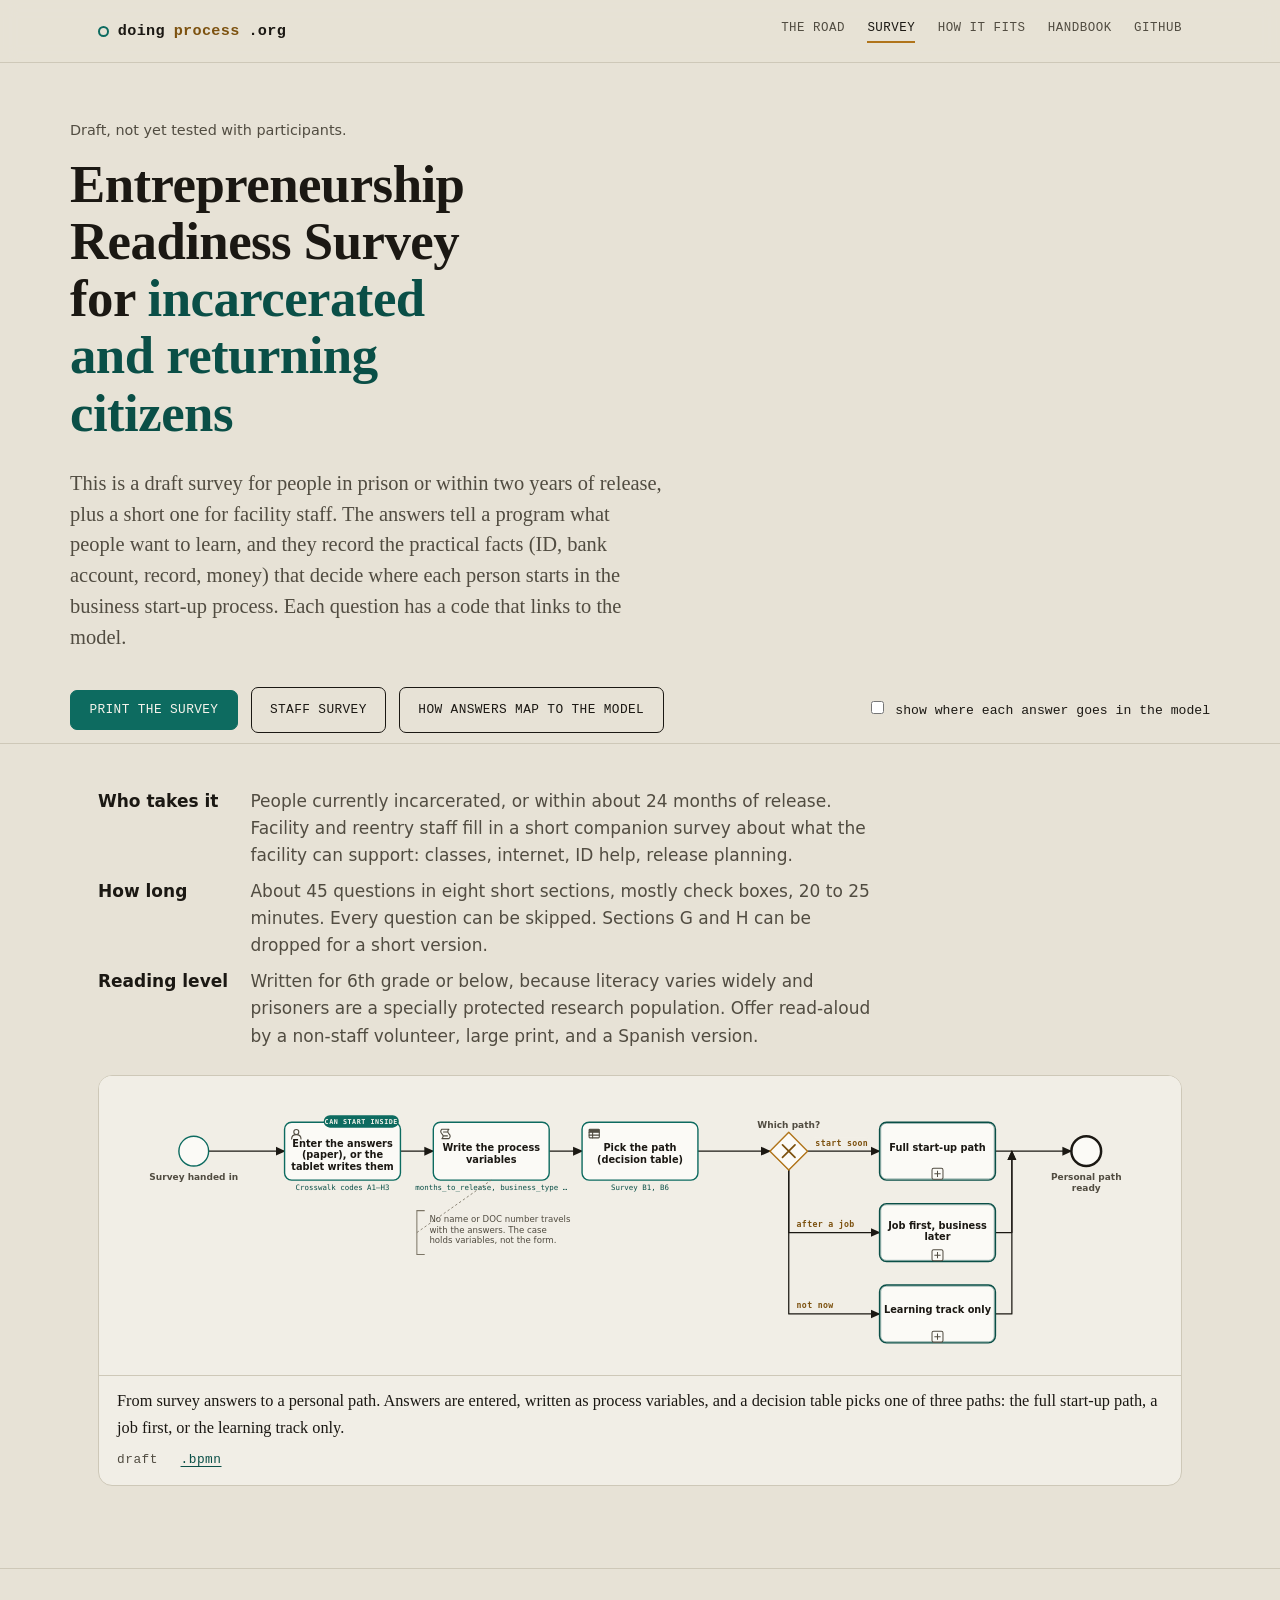
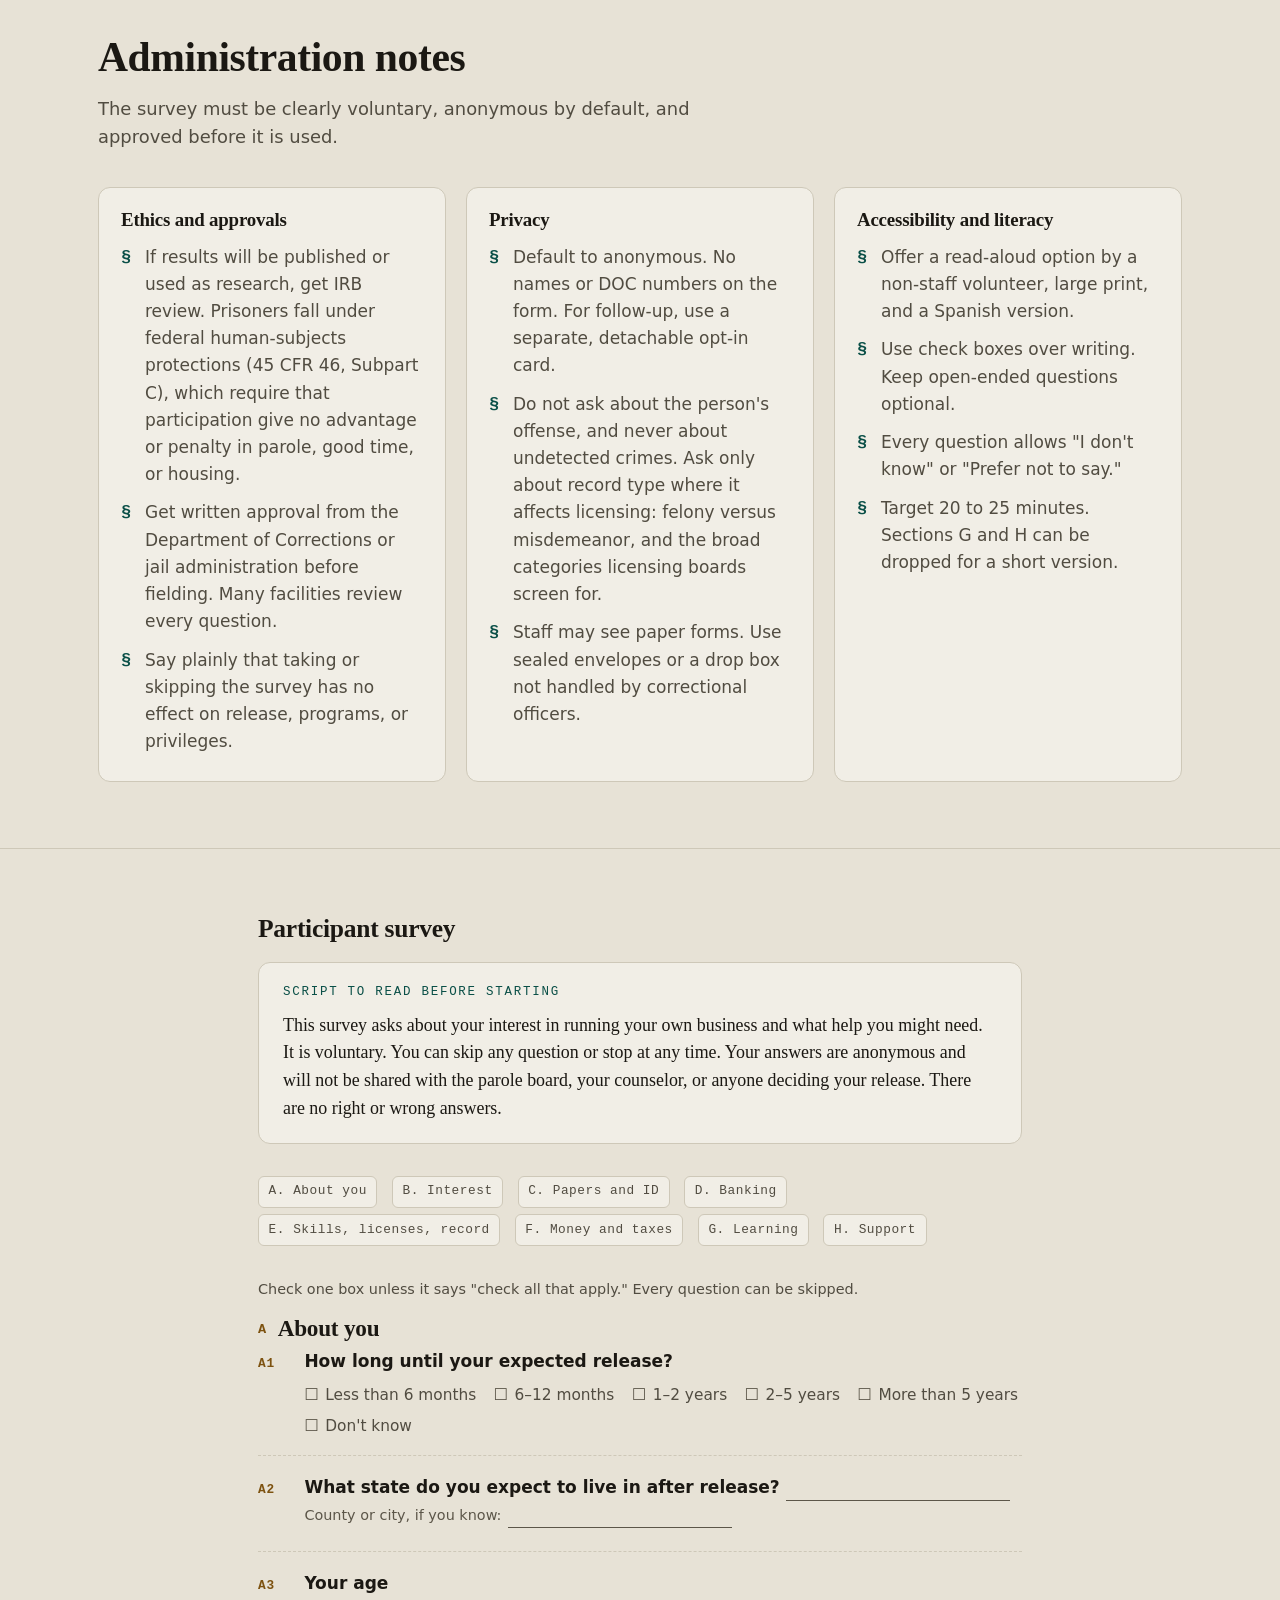
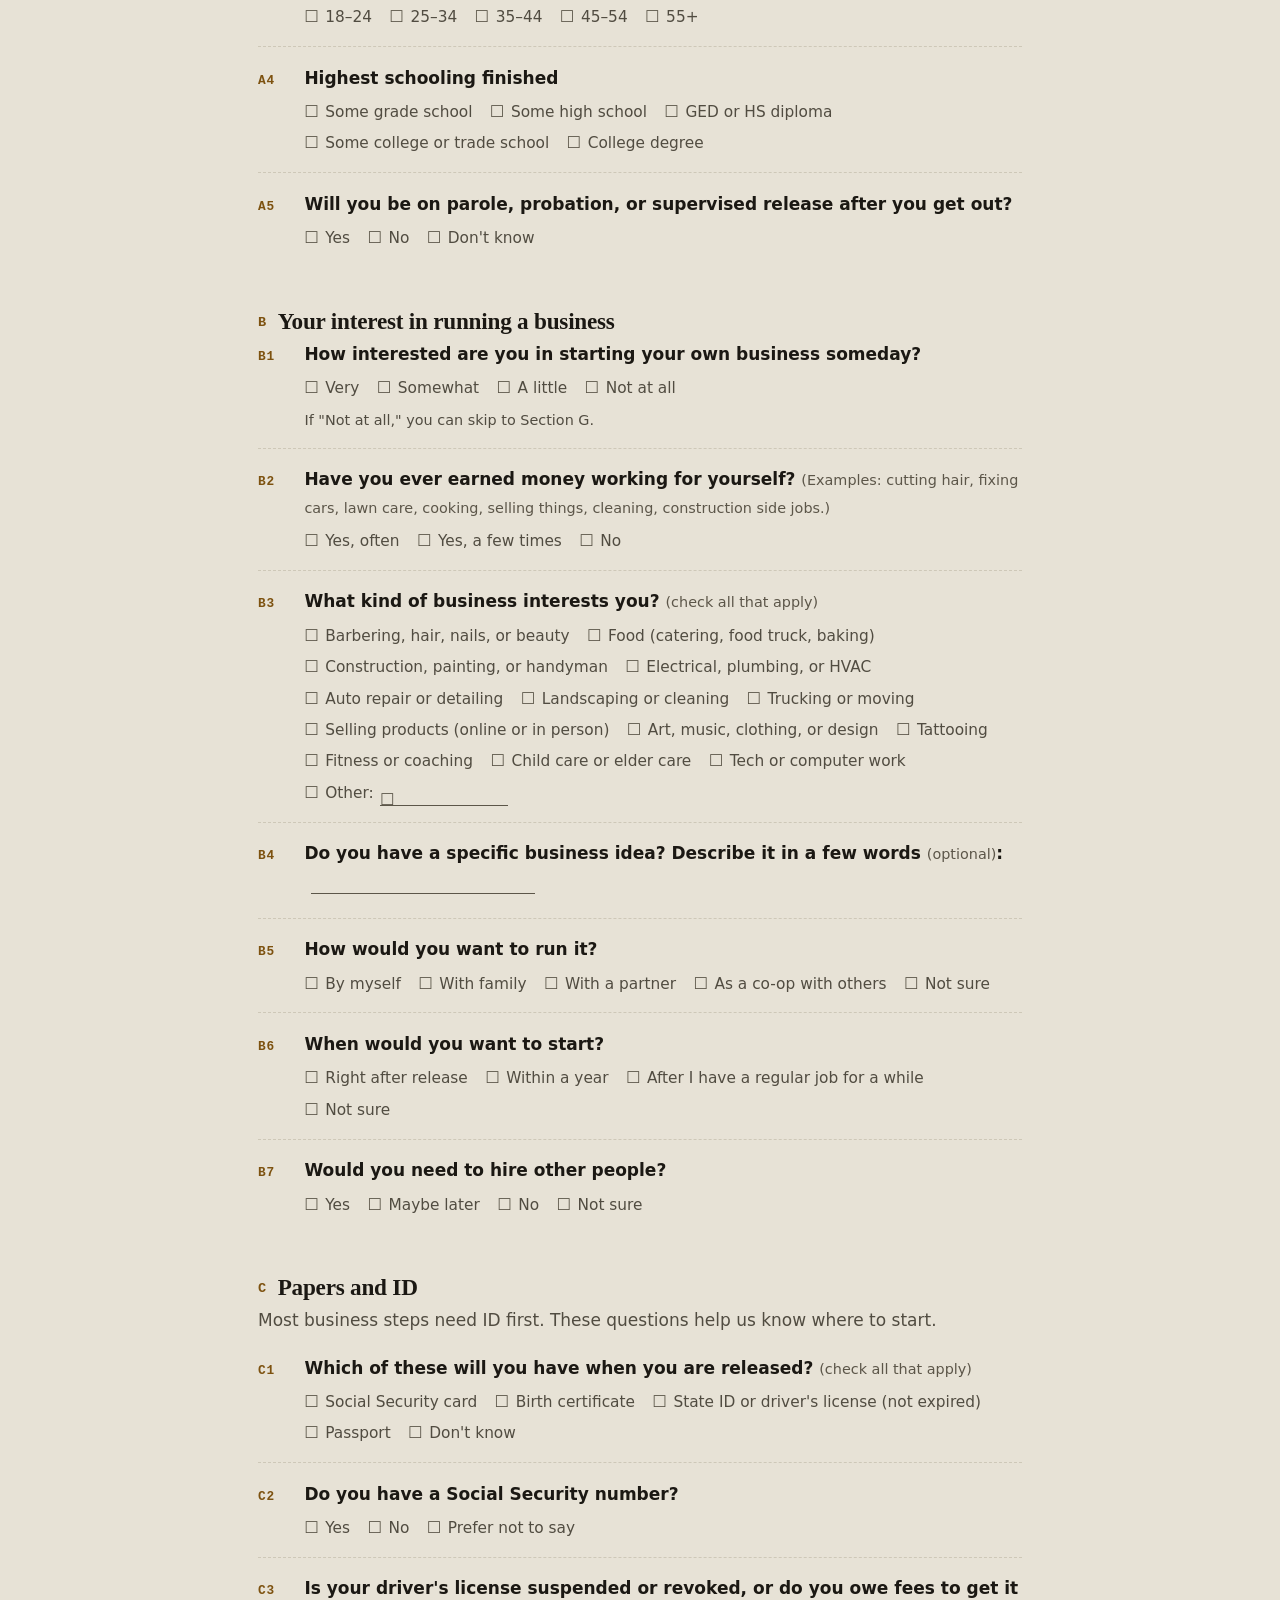
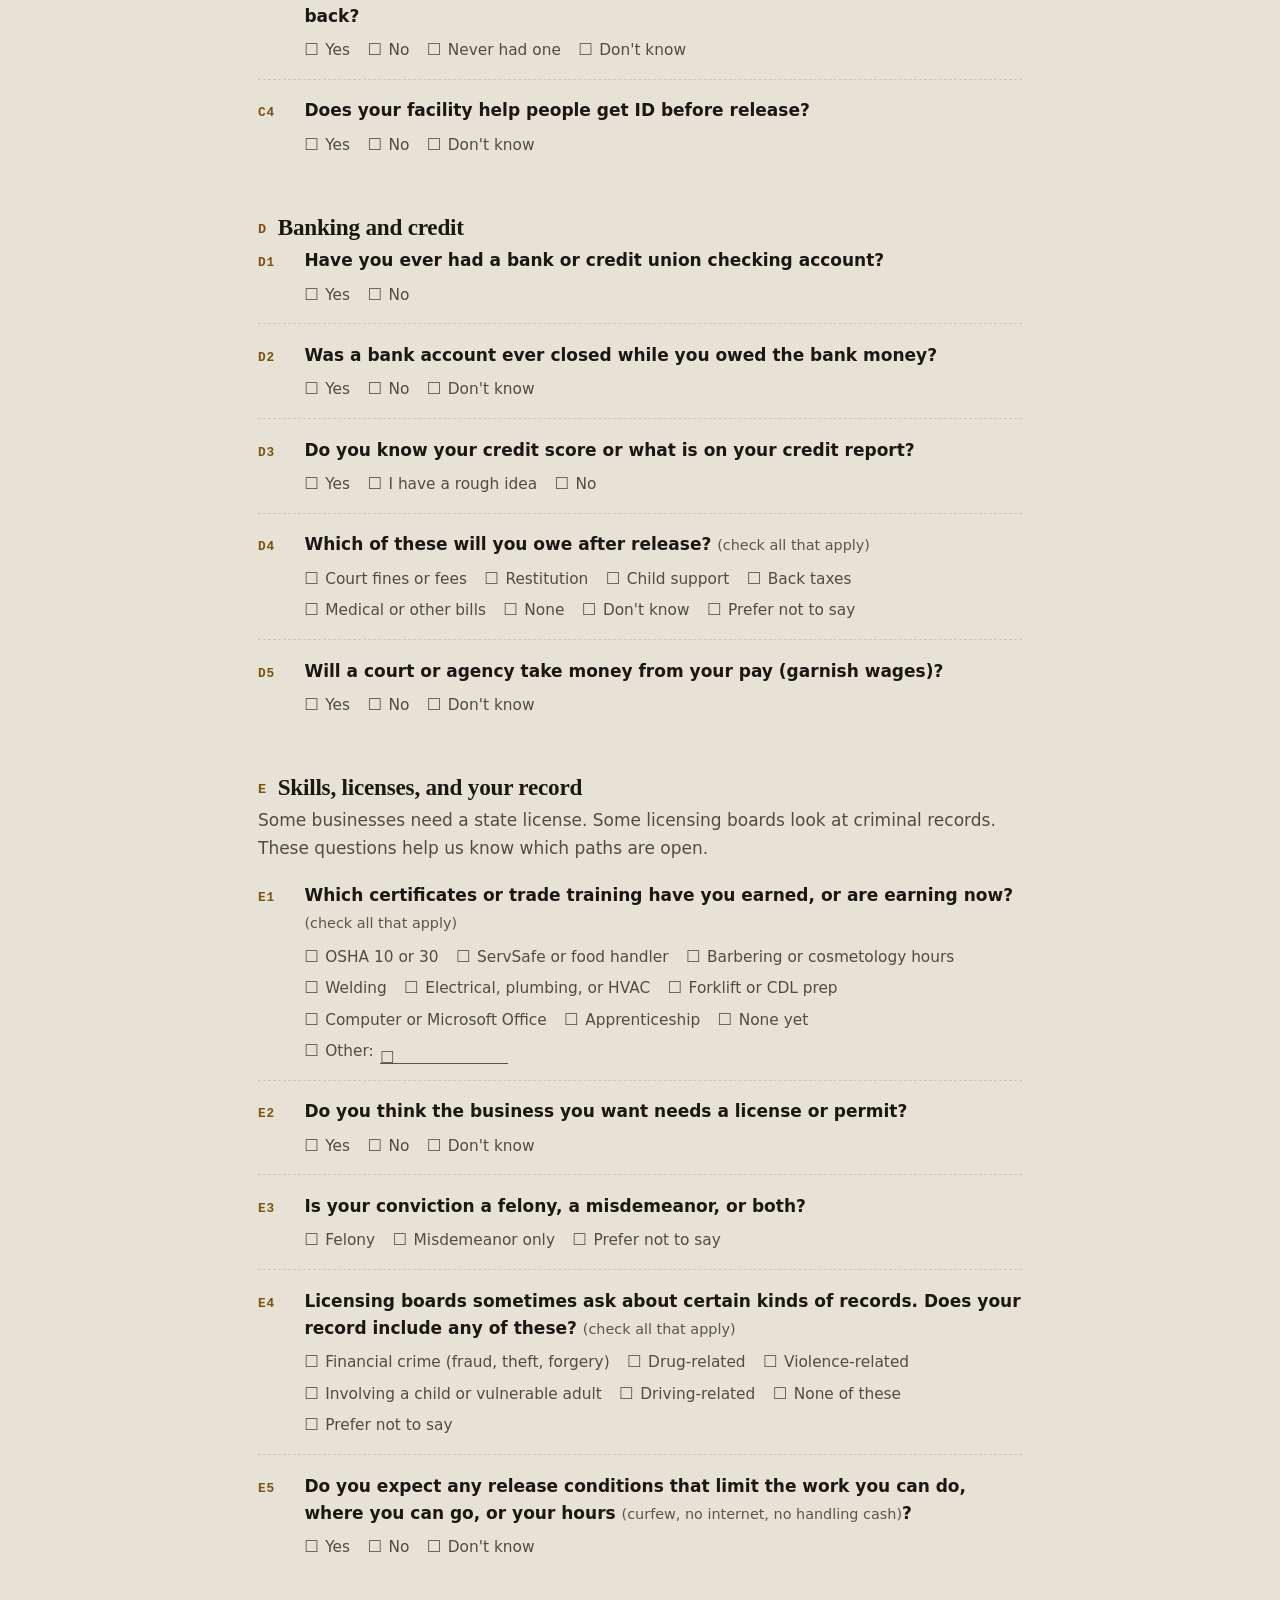
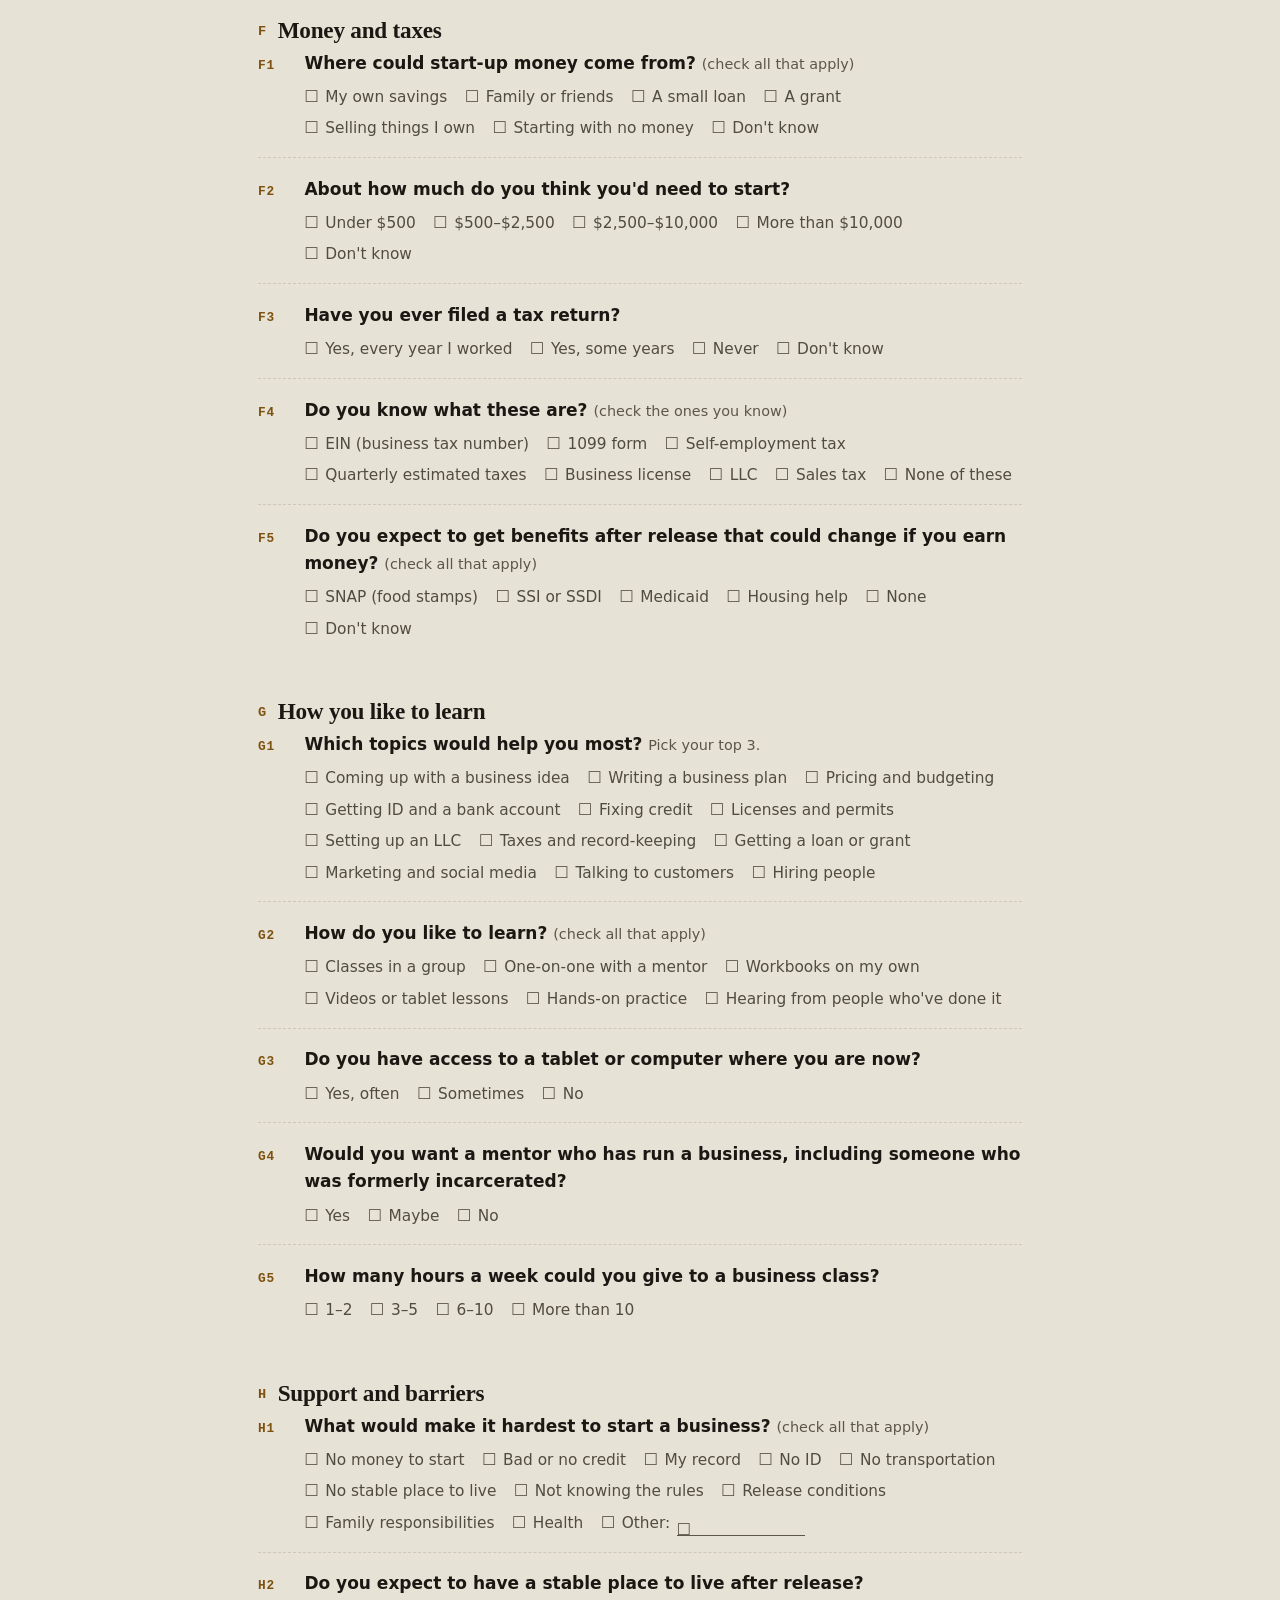
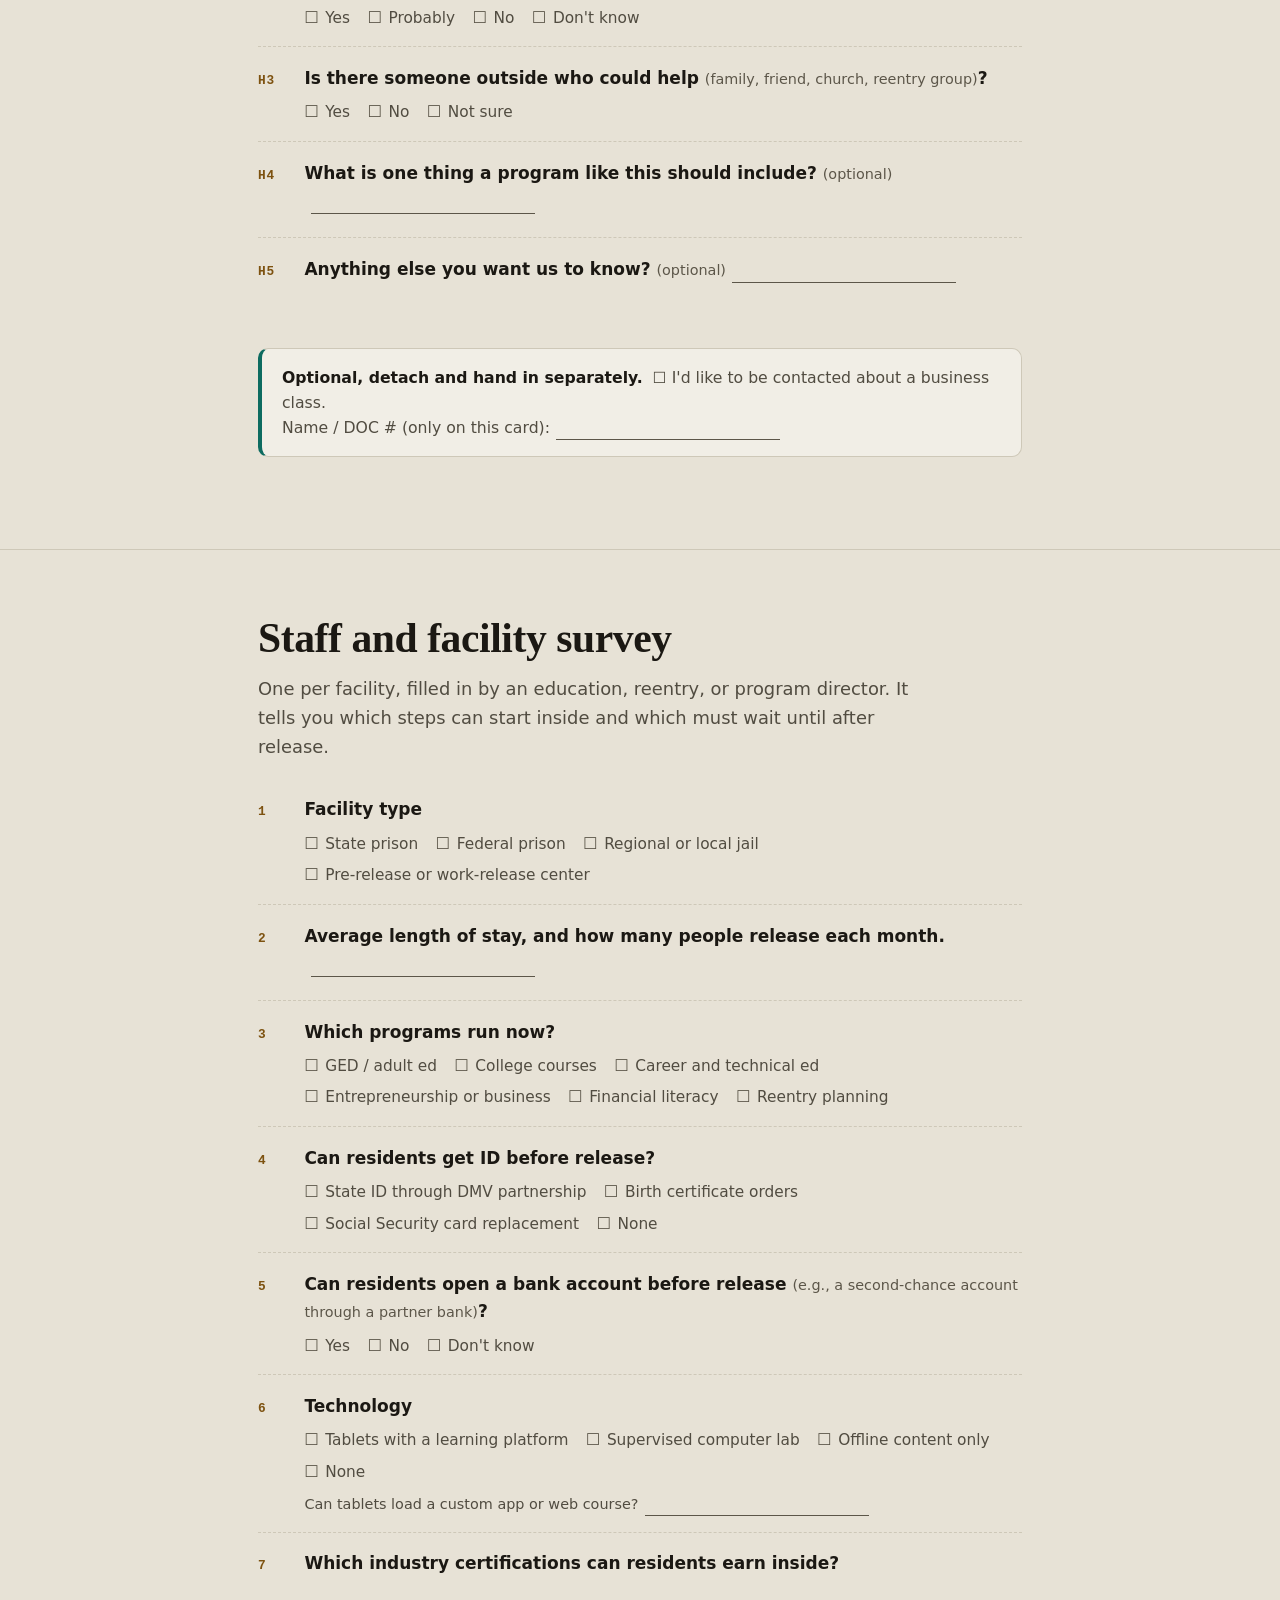
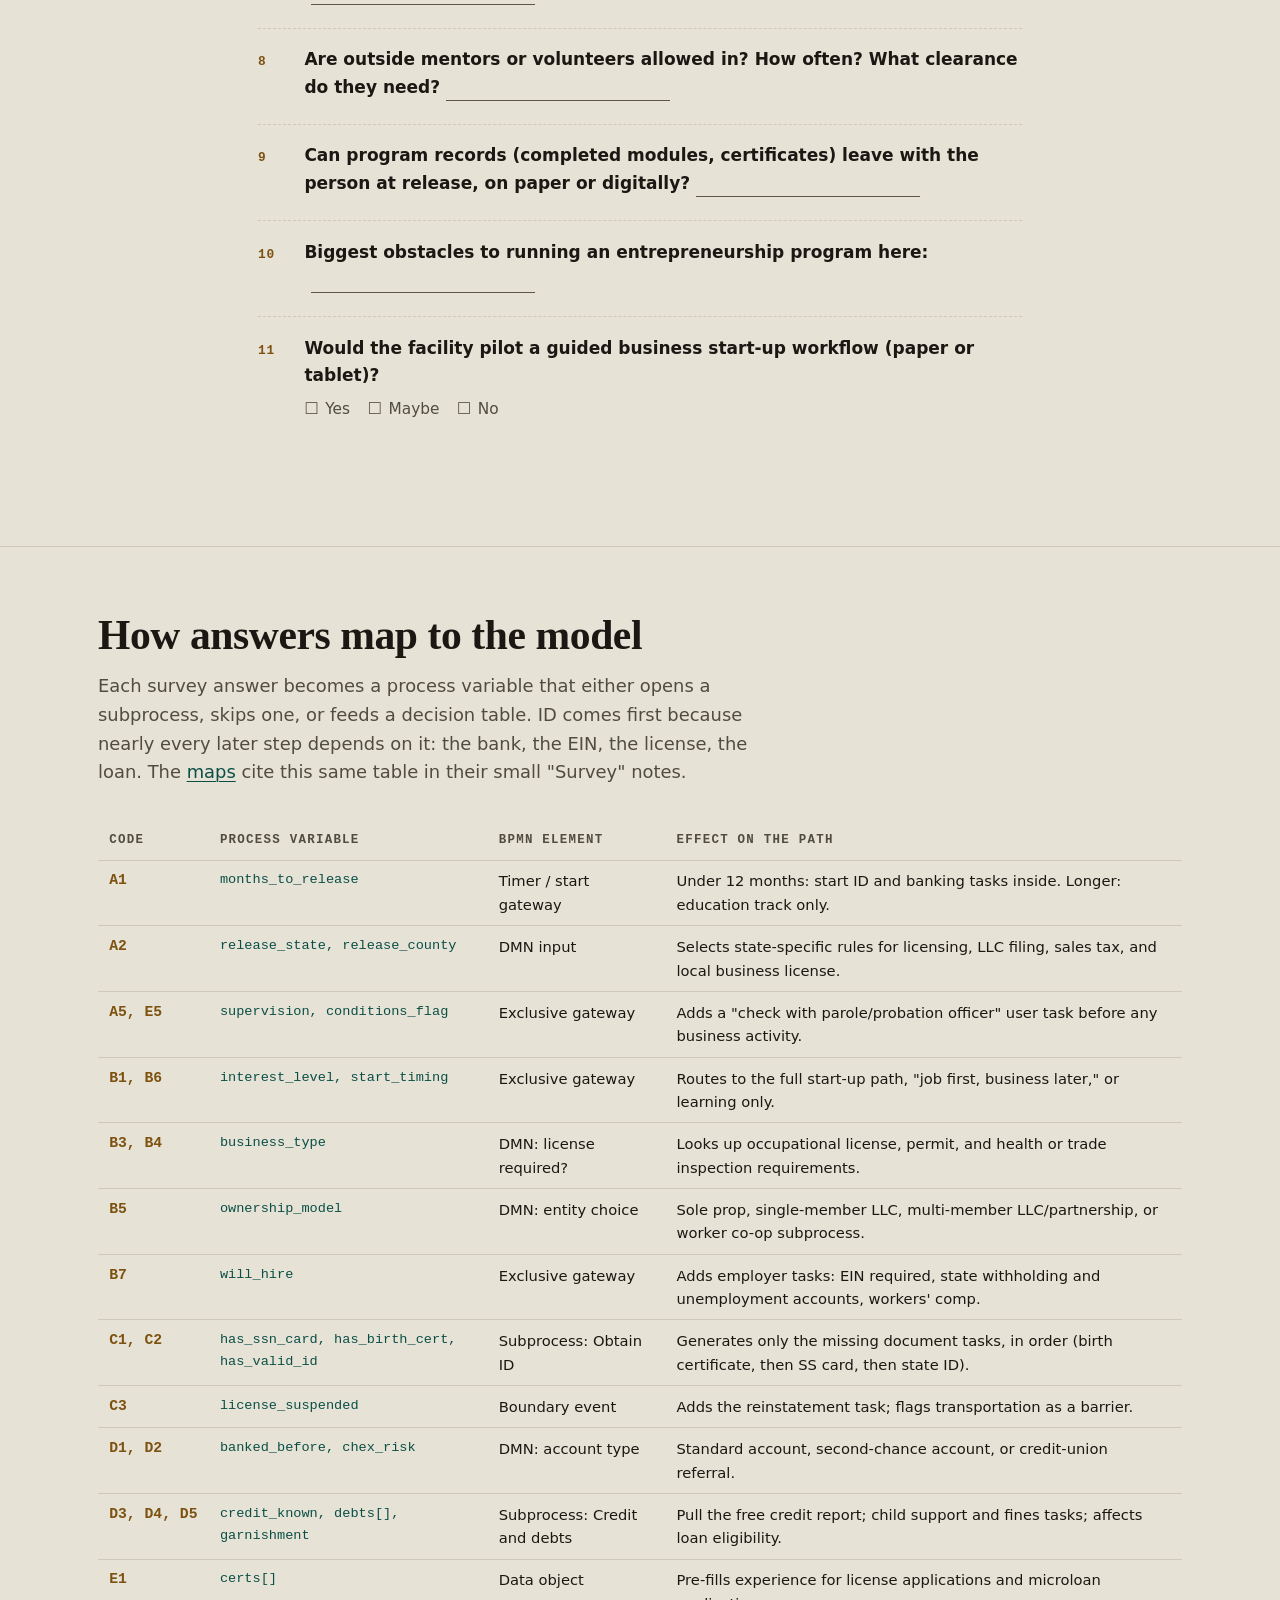
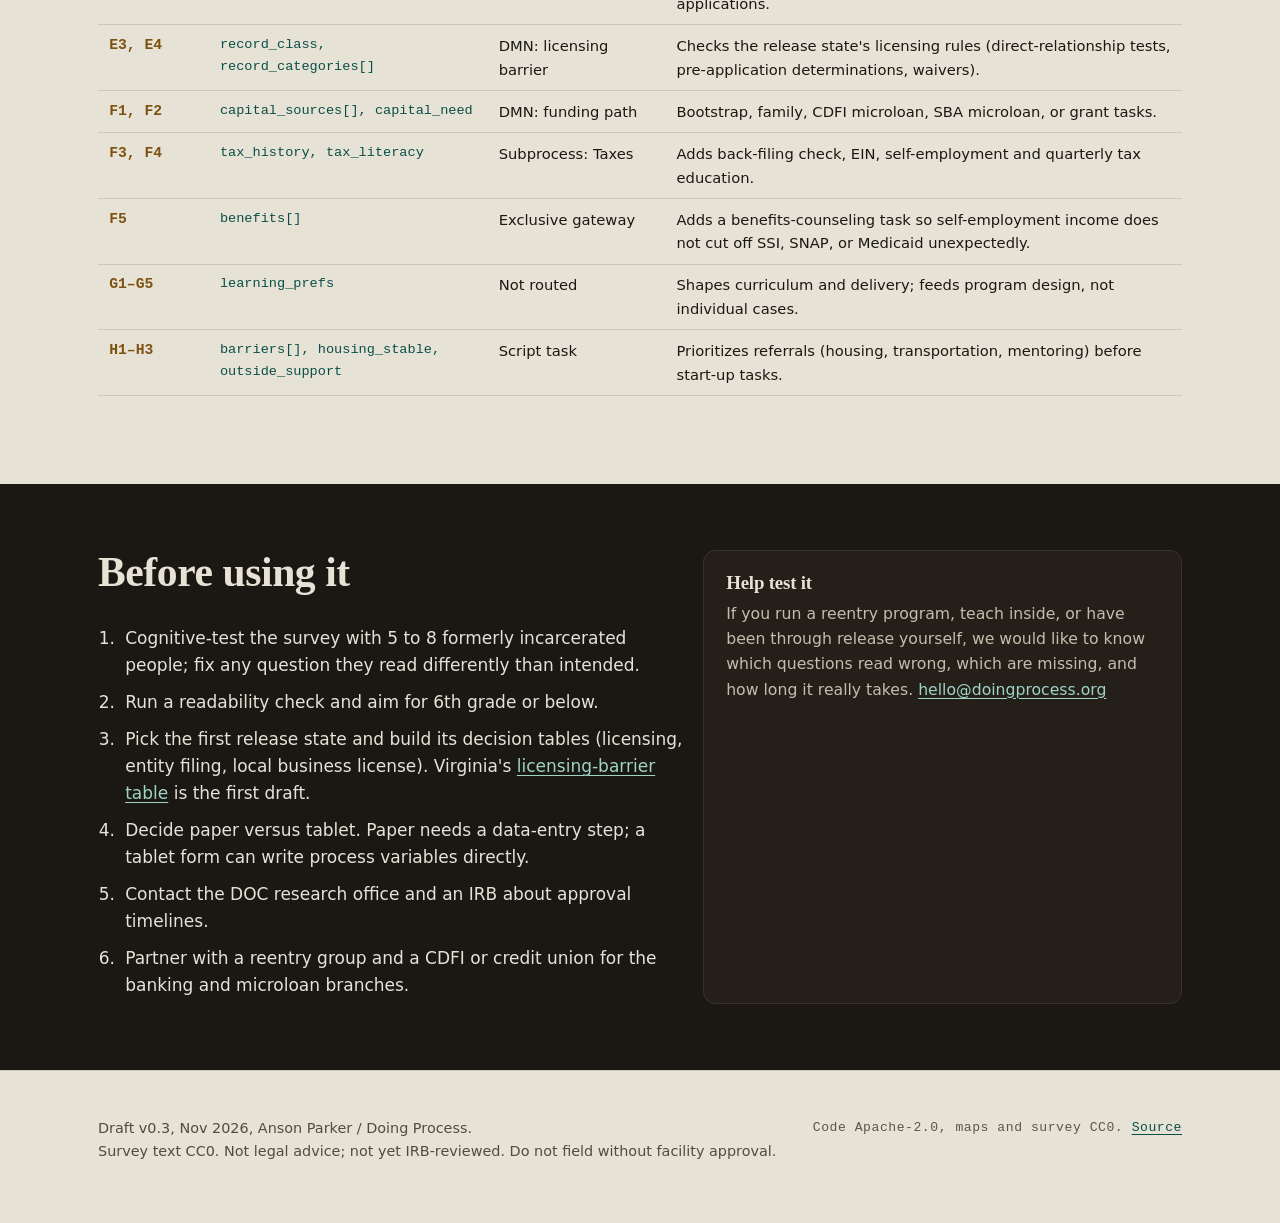
<file: site/survey.html>
<!doctype html>
<html lang="en">
<head>
<meta charset="utf-8">
<meta name="viewport" content="width=device-width, initial-scale=1">
<title>Entrepreneurship Readiness Survey for incarcerated and returning citizens · Doing Process</title>
<meta name="description" content="A voluntary, anonymous survey for people in prison or within two years of release: interest in running a business, ID, banking, licenses, record, taxes, money and learning preferences. Every question maps to a step in the business start-up process model.">
<link rel="stylesheet" href="assets/site.css">
<link rel="icon" href="data:image/svg+xml,%3Csvg xmlns='http://www.w3.org/2000/svg' viewBox='0 0 32 32'%3E%3Ccircle cx='16' cy='16' r='11' fill='none' stroke='%230d6b60' stroke-width='4'/%3E%3C/svg%3E">
</head>
<body id="top">

<header class="nav">
  <div class="wrap">
    <a class="brand" href="index.html"><span class="dot"></span>doing<b>process</b>.org</a>
    <nav aria-label="Site">
      <a href="start-a-business.html">The road</a>
      <a href="survey.html" aria-current="page">Survey</a>
      <a href="index.html#fit" class="hide-m">How it fits</a>
      <a href="index.html#handbook" class="hide-m">Handbook</a>
      <a href="https://github.com/alibama/doingprocess">GitHub</a>
    </nav>
  </div>
</header>

<main>
<div class="wrap hero sub">
  <p class="small">Draft, not yet tested with participants.</p>
  <h1>Entrepreneurship Readiness Survey for <em>incarcerated and returning citizens</em></h1>
  <p class="lede">This is a draft survey for people in prison or within two years of release, plus a short one for facility staff.
    The answers tell a program what people want to learn, and they record the practical facts (ID, bank account, record, money)
    that decide where each person starts in the business start-up process. Each question has a code that links to the model.</p>
  <div class="actions noprint">
    <button class="btn primary" onclick="window.print()">Print the survey</button>
    <a class="btn" href="#staff">Staff survey</a>
    <a class="btn" href="#crosswalk">How answers map to the model</a>
    <label class="toggle-routes" style="margin-left:auto"><input type="checkbox" id="routes"> show where each answer goes in the model</label>
  </div>
</div>

<section class="tight">
  <div class="wrap">
    <h2 class="sr">At a glance</h2>
    <dl class="facts">
      <dt>Who takes it</dt><dd>People currently incarcerated, or within about 24 months of release. Facility and reentry staff fill in a short companion survey about what the facility can support: classes, internet, ID help, release planning.</dd>
      <dt>How long</dt><dd>About 45 questions in eight short sections, mostly check boxes, 20 to 25 minutes. Every question can be skipped. Sections G and H can be dropped for a short version.</dd>
      <dt>Reading level</dt><dd>Written for 6th grade or below, because literacy varies widely and prisoners are a specially protected research population. Offer read-aloud by a non-staff volunteer, large print, and a Spanish version.</dd>
    </dl>
    <figure class="diagram">
      <div class="scroller"><img class="fit" src="assets/diagrams/survey_to_path.svg" width="1382" height="382" alt="BPMN map from survey intake to a personal start-up path"></div>
      <figcaption><span class="t">From survey answers to a personal path. Answers are entered, written as process variables, and a decision table picks one of three paths: the full start-up path, a job first, or the learning track only.</span>
        <span class="links">draft <a href="models/survey_to_path.bpmn" download>.bpmn</a></span></figcaption>
    </figure>
  </div>
</section>

<section id="admin">
  <div class="wrap">
    <div class="head">
      <h2>Administration notes</h2>
      <p>The survey must be clearly voluntary, anonymous by default, and approved before it is used.</p>
    </div>
    <div class="grid cards3">
      <div class="card"><h3>Ethics and approvals</h3>
        <ul class="ticks">
          <li>If results will be published or used as research, get IRB review. Prisoners fall under federal human-subjects protections (45 CFR 46, Subpart C), which require that participation give no advantage or penalty in parole, good time, or housing.</li>
          <li>Get written approval from the Department of Corrections or jail administration before fielding. Many facilities review every question.</li>
          <li>Say plainly that taking or skipping the survey has no effect on release, programs, or privileges.</li>
        </ul></div>
      <div class="card"><h3>Privacy</h3>
        <ul class="ticks">
          <li>Default to anonymous. No names or DOC numbers on the form. For follow-up, use a separate, detachable opt-in card.</li>
          <li>Do not ask about the person's offense, and never about undetected crimes. Ask only about record type where it affects licensing: felony versus misdemeanor, and the broad categories licensing boards screen for.</li>
          <li>Staff may see paper forms. Use sealed envelopes or a drop box not handled by correctional officers.</li>
        </ul></div>
      <div class="card"><h3>Accessibility and literacy</h3>
        <ul class="ticks">
          <li>Offer a read-aloud option by a non-staff volunteer, large print, and a Spanish version.</li>
          <li>Use check boxes over writing. Keep open-ended questions optional.</li>
          <li>Every question allows "I don't know" or "Prefer not to say."</li>
          <li>Target 20 to 25 minutes. Sections G and H can be dropped for a short version.</li>
        </ul></div>
    </div>
  </div>
</section>

<section id="survey">
  <div class="wrap survey">
    <h2 style="margin-bottom:1.2rem">Participant survey</h2>
    <div class="script">
      <span class="k">Script to read before starting</span>
      This survey asks about your interest in running your own business and what help you might need. It is voluntary. You can skip any
      question or stop at any time. Your answers are anonymous and will not be shared with the parole board, your counselor, or anyone
      deciding your release. There are no right or wrong answers.
    </div>

    <p class="toc noprint">
      <a href="#A">A. About you</a><a href="#B">B. Interest</a><a href="#C">C. Papers and ID</a><a href="#D">D. Banking</a>
      <a href="#E">E. Skills, licenses, record</a><a href="#F">F. Money and taxes</a><a href="#G">G. Learning</a><a href="#H">H. Support</a>
    </p>
    <p class="small">Check one box unless it says "check all that apply." Every question can be skipped.</p>

    <div class="sec" id="A">
      <h3><span class="l">A</span>About you</h3>
      <div class="q"><div class="qt"><span class="code">A1</span><span class="text">How long until your expected release?</span></div>
        <div class="opts"><span>Less than 6 months</span><span>6–12 months</span><span>1–2 years</span><span>2–5 years</span><span>More than 5 years</span><span>Don't know</span></div>
        <div class="route">months_to_release → timer start. Under 12 months: start ID and banking tasks inside. Longer: education track only.</div></div>
      <div class="q"><div class="qt"><span class="code">A2</span><span class="text">What state do you expect to live in after release?<span class="blank"></span> <span class="hint">County or city, if you know:</span><span class="blank"></span></span></div>
        <div class="route">release_state, release_county → DMN input. Selects state rules for licensing, LLC filing, sales tax and the local business license.</div></div>
      <div class="q"><div class="qt"><span class="code">A3</span><span class="text">Your age</span></div>
        <div class="opts"><span>18–24</span><span>25–34</span><span>35–44</span><span>45–54</span><span>55+</span></div></div>
      <div class="q"><div class="qt"><span class="code">A4</span><span class="text">Highest schooling finished</span></div>
        <div class="opts"><span>Some grade school</span><span>Some high school</span><span>GED or HS diploma</span><span>Some college or trade school</span><span>College degree</span></div></div>
      <div class="q"><div class="qt"><span class="code">A5</span><span class="text">Will you be on parole, probation, or supervised release after you get out?</span></div>
        <div class="opts"><span>Yes</span><span>No</span><span>Don't know</span></div>
        <div class="route">supervision → exclusive gateway. Adds "check with your parole or probation officer" before any business activity.</div></div>
    </div>

    <div class="sec" id="B">
      <h3><span class="l">B</span>Your interest in running a business</h3>
      <div class="q"><div class="qt"><span class="code">B1</span><span class="text">How interested are you in starting your own business someday?</span></div>
        <div class="opts"><span>Very</span><span>Somewhat</span><span>A little</span><span>Not at all</span></div>
        <p class="small" style="margin:.5rem 0 0 2.9rem">If "Not at all," you can skip to Section G.</p>
        <div class="route">interest_level → routes to the full start-up path, "job first, business later," or learning only.</div></div>
      <div class="q"><div class="qt"><span class="code">B2</span><span class="text">Have you ever earned money working for yourself? <span class="hint">(Examples: cutting hair, fixing cars, lawn care, cooking, selling things, cleaning, construction side jobs.)</span></span></div>
        <div class="opts"><span>Yes, often</span><span>Yes, a few times</span><span>No</span></div></div>
      <div class="q"><div class="qt"><span class="code">B3</span><span class="text">What kind of business interests you? <span class="hint">(check all that apply)</span></span></div>
        <div class="opts"><span>Barbering, hair, nails, or beauty</span><span>Food (catering, food truck, baking)</span><span>Construction, painting, or handyman</span><span>Electrical, plumbing, or HVAC</span><span>Auto repair or detailing</span><span>Landscaping or cleaning</span><span>Trucking or moving</span><span>Selling products (online or in person)</span><span>Art, music, clothing, or design</span><span>Tattooing</span><span>Fitness or coaching</span><span>Child care or elder care</span><span>Tech or computer work</span><span>Other:<span class="blank" style="min-width:8rem"></span></span></div>
        <div class="route">business_type → DMN: license required? Looks up occupational license, permit, and health or trade inspection requirements.</div></div>
      <div class="q"><div class="qt"><span class="code">B4</span><span class="text">Do you have a specific business idea? Describe it in a few words <span class="hint">(optional)</span>:<span class="blank"></span></span></div></div>
      <div class="q"><div class="qt"><span class="code">B5</span><span class="text">How would you want to run it?</span></div>
        <div class="opts"><span>By myself</span><span>With family</span><span>With a partner</span><span>As a co-op with others</span><span>Not sure</span></div>
        <div class="route">ownership_model → DMN: entity choice. Sole prop, single-member LLC, multi-member LLC or partnership, or worker co-op subprocess.</div></div>
      <div class="q"><div class="qt"><span class="code">B6</span><span class="text">When would you want to start?</span></div>
        <div class="opts"><span>Right after release</span><span>Within a year</span><span>After I have a regular job for a while</span><span>Not sure</span></div>
        <div class="route">start_timing → with B1, picks the path.</div></div>
      <div class="q"><div class="qt"><span class="code">B7</span><span class="text">Would you need to hire other people?</span></div>
        <div class="opts"><span>Yes</span><span>Maybe later</span><span>No</span><span>Not sure</span></div>
        <div class="route">will_hire → exclusive gateway. Adds employer tasks: EIN required, state withholding and unemployment accounts, workers' comp.</div></div>
    </div>

    <div class="sec" id="C">
      <h3><span class="l">C</span>Papers and ID</h3>
      <p class="intro">Most business steps need ID first. These questions help us know where to start.</p>
      <div class="q"><div class="qt"><span class="code">C1</span><span class="text">Which of these will you have when you are released? <span class="hint">(check all that apply)</span></span></div>
        <div class="opts"><span>Social Security card</span><span>Birth certificate</span><span>State ID or driver's license (not expired)</span><span>Passport</span><span>Don't know</span></div>
        <div class="route">has_ssn_card, has_birth_cert, has_valid_id → subprocess "Obtain ID" generates only the missing document tasks, in order: birth certificate, then Social Security card, then state ID.</div></div>
      <div class="q"><div class="qt"><span class="code">C2</span><span class="text">Do you have a Social Security number?</span></div>
        <div class="opts"><span>Yes</span><span>No</span><span>Prefer not to say</span></div></div>
      <div class="q"><div class="qt"><span class="code">C3</span><span class="text">Is your driver's license suspended or revoked, or do you owe fees to get it back?</span></div>
        <div class="opts"><span>Yes</span><span>No</span><span>Never had one</span><span>Don't know</span></div>
        <div class="route">license_suspended → boundary event. Adds the reinstatement task; flags transportation as a barrier.</div></div>
      <div class="q"><div class="qt"><span class="code">C4</span><span class="text">Does your facility help people get ID before release?</span></div>
        <div class="opts"><span>Yes</span><span>No</span><span>Don't know</span></div></div>
    </div>

    <div class="sec" id="D">
      <h3><span class="l">D</span>Banking and credit</h3>
      <div class="q"><div class="qt"><span class="code">D1</span><span class="text">Have you ever had a bank or credit union checking account?</span></div>
        <div class="opts"><span>Yes</span><span>No</span></div>
        <div class="route">banked_before → DMN: account type. Standard account, second-chance account, or credit-union referral.</div></div>
      <div class="q"><div class="qt"><span class="code">D2</span><span class="text">Was a bank account ever closed while you owed the bank money?</span></div>
        <div class="opts"><span>Yes</span><span>No</span><span>Don't know</span></div>
        <div class="route">chex_risk → DMN: account type.</div></div>
      <div class="q"><div class="qt"><span class="code">D3</span><span class="text">Do you know your credit score or what is on your credit report?</span></div>
        <div class="opts"><span>Yes</span><span>I have a rough idea</span><span>No</span></div>
        <div class="route">credit_known → subprocess "Credit and debts": pull the free credit report.</div></div>
      <div class="q"><div class="qt"><span class="code">D4</span><span class="text">Which of these will you owe after release? <span class="hint">(check all that apply)</span></span></div>
        <div class="opts"><span>Court fines or fees</span><span>Restitution</span><span>Child support</span><span>Back taxes</span><span>Medical or other bills</span><span>None</span><span>Don't know</span><span>Prefer not to say</span></div>
        <div class="route">debts[] → child support and fines tasks; affects loan eligibility.</div></div>
      <div class="q"><div class="qt"><span class="code">D5</span><span class="text">Will a court or agency take money from your pay (garnish wages)?</span></div>
        <div class="opts"><span>Yes</span><span>No</span><span>Don't know</span></div>
        <div class="route">garnishment → subprocess "Credit and debts."</div></div>
    </div>

    <div class="sec" id="E">
      <h3><span class="l">E</span>Skills, licenses, and your record</h3>
      <p class="intro">Some businesses need a state license. Some licensing boards look at criminal records. These questions help us know which paths are open.</p>
      <div class="q"><div class="qt"><span class="code">E1</span><span class="text">Which certificates or trade training have you earned, or are earning now? <span class="hint">(check all that apply)</span></span></div>
        <div class="opts"><span>OSHA 10 or 30</span><span>ServSafe or food handler</span><span>Barbering or cosmetology hours</span><span>Welding</span><span>Electrical, plumbing, or HVAC</span><span>Forklift or CDL prep</span><span>Computer or Microsoft Office</span><span>Apprenticeship</span><span>None yet</span><span>Other:<span class="blank" style="min-width:8rem"></span></span></div>
        <div class="route">certs[] → data object. Pre-fills experience for license and microloan applications.</div></div>
      <div class="q"><div class="qt"><span class="code">E2</span><span class="text">Do you think the business you want needs a license or permit?</span></div>
        <div class="opts"><span>Yes</span><span>No</span><span>Don't know</span></div></div>
      <div class="q"><div class="qt"><span class="code">E3</span><span class="text">Is your conviction a felony, a misdemeanor, or both?</span></div>
        <div class="opts"><span>Felony</span><span>Misdemeanor only</span><span>Prefer not to say</span></div>
        <div class="route">record_class → DMN: licensing barrier. Checks the release state's licensing rules (direct-relationship tests, pre-application determinations, waivers).</div></div>
      <div class="q"><div class="qt"><span class="code">E4</span><span class="text">Licensing boards sometimes ask about certain kinds of records. Does your record include any of these? <span class="hint">(check all that apply)</span></span></div>
        <div class="opts"><span>Financial crime (fraud, theft, forgery)</span><span>Drug-related</span><span>Violence-related</span><span>Involving a child or vulnerable adult</span><span>Driving-related</span><span>None of these</span><span>Prefer not to say</span></div>
        <div class="route">record_categories[] → DMN: licensing barrier.</div></div>
      <div class="q"><div class="qt"><span class="code">E5</span><span class="text">Do you expect any release conditions that limit the work you can do, where you can go, or your hours <span class="hint">(curfew, no internet, no handling cash)</span>?</span></div>
        <div class="opts"><span>Yes</span><span>No</span><span>Don't know</span></div>
        <div class="route">conditions_flag → with A5, adds the "check with your officer" task.</div></div>
    </div>

    <div class="sec" id="F">
      <h3><span class="l">F</span>Money and taxes</h3>
      <div class="q"><div class="qt"><span class="code">F1</span><span class="text">Where could start-up money come from? <span class="hint">(check all that apply)</span></span></div>
        <div class="opts"><span>My own savings</span><span>Family or friends</span><span>A small loan</span><span>A grant</span><span>Selling things I own</span><span>Starting with no money</span><span>Don't know</span></div>
        <div class="route">capital_sources[] → DMN: funding path. Bootstrap, family, CDFI microloan, SBA microloan, or grant tasks.</div></div>
      <div class="q"><div class="qt"><span class="code">F2</span><span class="text">About how much do you think you'd need to start?</span></div>
        <div class="opts"><span>Under $500</span><span>$500–$2,500</span><span>$2,500–$10,000</span><span>More than $10,000</span><span>Don't know</span></div>
        <div class="route">capital_need → DMN: funding path.</div></div>
      <div class="q"><div class="qt"><span class="code">F3</span><span class="text">Have you ever filed a tax return?</span></div>
        <div class="opts"><span>Yes, every year I worked</span><span>Yes, some years</span><span>Never</span><span>Don't know</span></div>
        <div class="route">tax_history → subprocess "Taxes": adds a back-filing check.</div></div>
      <div class="q"><div class="qt"><span class="code">F4</span><span class="text">Do you know what these are? <span class="hint">(check the ones you know)</span></span></div>
        <div class="opts"><span>EIN (business tax number)</span><span>1099 form</span><span>Self-employment tax</span><span>Quarterly estimated taxes</span><span>Business license</span><span>LLC</span><span>Sales tax</span><span>None of these</span></div>
        <div class="route">tax_literacy → subprocess "Taxes": EIN, self-employment and quarterly tax education.</div></div>
      <div class="q"><div class="qt"><span class="code">F5</span><span class="text">Do you expect to get benefits after release that could change if you earn money? <span class="hint">(check all that apply)</span></span></div>
        <div class="opts"><span>SNAP (food stamps)</span><span>SSI or SSDI</span><span>Medicaid</span><span>Housing help</span><span>None</span><span>Don't know</span></div>
        <div class="route">benefits[] → exclusive gateway. Adds benefits counseling so self-employment income does not cut off SSI, SNAP, or Medicaid unexpectedly.</div></div>
    </div>

    <div class="sec" id="G">
      <h3><span class="l">G</span>How you like to learn</h3>
      <div class="q"><div class="qt"><span class="code">G1</span><span class="text">Which topics would help you most? <span class="hint">Pick your top 3.</span></span></div>
        <div class="opts"><span>Coming up with a business idea</span><span>Writing a business plan</span><span>Pricing and budgeting</span><span>Getting ID and a bank account</span><span>Fixing credit</span><span>Licenses and permits</span><span>Setting up an LLC</span><span>Taxes and record-keeping</span><span>Getting a loan or grant</span><span>Marketing and social media</span><span>Talking to customers</span><span>Hiring people</span></div>
        <div class="route">learning_prefs → not routed. Shapes curriculum and delivery; feeds program design, not individual cases.</div></div>
      <div class="q"><div class="qt"><span class="code">G2</span><span class="text">How do you like to learn? <span class="hint">(check all that apply)</span></span></div>
        <div class="opts"><span>Classes in a group</span><span>One-on-one with a mentor</span><span>Workbooks on my own</span><span>Videos or tablet lessons</span><span>Hands-on practice</span><span>Hearing from people who've done it</span></div></div>
      <div class="q"><div class="qt"><span class="code">G3</span><span class="text">Do you have access to a tablet or computer where you are now?</span></div>
        <div class="opts"><span>Yes, often</span><span>Sometimes</span><span>No</span></div></div>
      <div class="q"><div class="qt"><span class="code">G4</span><span class="text">Would you want a mentor who has run a business, including someone who was formerly incarcerated?</span></div>
        <div class="opts"><span>Yes</span><span>Maybe</span><span>No</span></div></div>
      <div class="q"><div class="qt"><span class="code">G5</span><span class="text">How many hours a week could you give to a business class?</span></div>
        <div class="opts"><span>1–2</span><span>3–5</span><span>6–10</span><span>More than 10</span></div></div>
    </div>

    <div class="sec" id="H">
      <h3><span class="l">H</span>Support and barriers</h3>
      <div class="q"><div class="qt"><span class="code">H1</span><span class="text">What would make it hardest to start a business? <span class="hint">(check all that apply)</span></span></div>
        <div class="opts"><span>No money to start</span><span>Bad or no credit</span><span>My record</span><span>No ID</span><span>No transportation</span><span>No stable place to live</span><span>Not knowing the rules</span><span>Release conditions</span><span>Family responsibilities</span><span>Health</span><span>Other:<span class="blank" style="min-width:8rem"></span></span></div>
        <div class="route">barriers[] → script task. Prioritizes referrals (housing, transportation, mentoring) before start-up tasks.</div></div>
      <div class="q"><div class="qt"><span class="code">H2</span><span class="text">Do you expect to have a stable place to live after release?</span></div>
        <div class="opts"><span>Yes</span><span>Probably</span><span>No</span><span>Don't know</span></div>
        <div class="route">housing_stable → script task: housing referral first.</div></div>
      <div class="q"><div class="qt"><span class="code">H3</span><span class="text">Is there someone outside who could help <span class="hint">(family, friend, church, reentry group)</span>?</span></div>
        <div class="opts"><span>Yes</span><span>No</span><span>Not sure</span></div>
        <div class="route">outside_support → script task.</div></div>
      <div class="q"><div class="qt"><span class="code">H4</span><span class="text">What is one thing a program like this should include? <span class="hint">(optional)</span><span class="blank"></span></span></div></div>
      <div class="q"><div class="qt"><span class="code">H5</span><span class="text">Anything else you want us to know? <span class="hint">(optional)</span><span class="blank"></span></span></div></div>
    </div>

    <div class="callout teal">
      <p><b>Optional, detach and hand in separately.</b> &nbsp;☐ I'd like to be contacted about a business class.<br>
      Name / DOC # (only on this card):<span class="blank"></span></p>
    </div>
  </div>
</section>

<section id="staff">
  <div class="wrap survey">
    <div class="head">
      <h2>Staff and facility survey</h2>
      <p>One per facility, filled in by an education, reentry, or program director. It tells you which steps can start inside and which must wait until after release.</p>
    </div>
    <div class="sec">
      <div class="q"><div class="qt"><span class="code">1</span><span class="text">Facility type</span></div>
        <div class="opts"><span>State prison</span><span>Federal prison</span><span>Regional or local jail</span><span>Pre-release or work-release center</span></div></div>
      <div class="q"><div class="qt"><span class="code">2</span><span class="text">Average length of stay, and how many people release each month.<span class="blank"></span></span></div></div>
      <div class="q"><div class="qt"><span class="code">3</span><span class="text">Which programs run now?</span></div>
        <div class="opts"><span>GED / adult ed</span><span>College courses</span><span>Career and technical ed</span><span>Entrepreneurship or business</span><span>Financial literacy</span><span>Reentry planning</span></div></div>
      <div class="q"><div class="qt"><span class="code">4</span><span class="text">Can residents get ID before release?</span></div>
        <div class="opts"><span>State ID through DMV partnership</span><span>Birth certificate orders</span><span>Social Security card replacement</span><span>None</span></div>
        <div class="route">Decides which "Obtain ID" tasks carry the can-start-inside tag at this facility.</div></div>
      <div class="q"><div class="qt"><span class="code">5</span><span class="text">Can residents open a bank account before release <span class="hint">(e.g., a second-chance account through a partner bank)</span>?</span></div>
        <div class="opts"><span>Yes</span><span>No</span><span>Don't know</span></div></div>
      <div class="q"><div class="qt"><span class="code">6</span><span class="text">Technology</span></div>
        <div class="opts"><span>Tablets with a learning platform</span><span>Supervised computer lab</span><span>Offline content only</span><span>None</span></div>
        <p class="small" style="margin:.5rem 0 0 2.9rem">Can tablets load a custom app or web course?<span class="blank"></span></p></div>
      <div class="q"><div class="qt"><span class="code">7</span><span class="text">Which industry certifications can residents earn inside?<span class="blank"></span></span></div></div>
      <div class="q"><div class="qt"><span class="code">8</span><span class="text">Are outside mentors or volunteers allowed in? How often? What clearance do they need?<span class="blank"></span></span></div></div>
      <div class="q"><div class="qt"><span class="code">9</span><span class="text">Can program records (completed modules, certificates) leave with the person at release, on paper or digitally?<span class="blank"></span></span></div></div>
      <div class="q"><div class="qt"><span class="code">10</span><span class="text">Biggest obstacles to running an entrepreneurship program here:<span class="blank"></span></span></div></div>
      <div class="q"><div class="qt"><span class="code">11</span><span class="text">Would the facility pilot a guided business start-up workflow (paper or tablet)?</span></div>
        <div class="opts"><span>Yes</span><span>Maybe</span><span>No</span></div></div>
    </div>
  </div>
</section>

<section id="crosswalk">
  <div class="wrap">
    <div class="head">
      <h2>How answers map to the model</h2>
      <p>Each survey answer becomes a process variable that either opens a subprocess, skips one, or feeds a decision table. ID comes first because nearly every later step depends on it: the bank, the EIN, the license, the loan. The <a href="start-a-business.html">maps</a> cite this same table in their small "Survey" notes.</p>
    </div>
    <div class="tablewrap">
    <table class="plain">
      <thead><tr><th>Code</th><th>Process variable</th><th>BPMN element</th><th>Effect on the path</th></tr></thead>
      <tbody>
        <tr><td class="code">A1</td><td class="var">months_to_release</td><td>Timer / start gateway</td><td>Under 12 months: start ID and banking tasks inside. Longer: education track only.</td></tr>
        <tr><td class="code">A2</td><td class="var">release_state, release_county</td><td>DMN input</td><td>Selects state-specific rules for licensing, LLC filing, sales tax, and local business license.</td></tr>
        <tr><td class="code">A5, E5</td><td class="var">supervision, conditions_flag</td><td>Exclusive gateway</td><td>Adds a "check with parole/probation officer" user task before any business activity.</td></tr>
        <tr><td class="code">B1, B6</td><td class="var">interest_level, start_timing</td><td>Exclusive gateway</td><td>Routes to the full start-up path, "job first, business later," or learning only.</td></tr>
        <tr><td class="code">B3, B4</td><td class="var">business_type</td><td>DMN: license required?</td><td>Looks up occupational license, permit, and health or trade inspection requirements.</td></tr>
        <tr><td class="code">B5</td><td class="var">ownership_model</td><td>DMN: entity choice</td><td>Sole prop, single-member LLC, multi-member LLC/partnership, or worker co-op subprocess.</td></tr>
        <tr><td class="code">B7</td><td class="var">will_hire</td><td>Exclusive gateway</td><td>Adds employer tasks: EIN required, state withholding and unemployment accounts, workers' comp.</td></tr>
        <tr><td class="code">C1, C2</td><td class="var">has_ssn_card, has_birth_cert, has_valid_id</td><td>Subprocess: Obtain ID</td><td>Generates only the missing document tasks, in order (birth certificate, then SS card, then state ID).</td></tr>
        <tr><td class="code">C3</td><td class="var">license_suspended</td><td>Boundary event</td><td>Adds the reinstatement task; flags transportation as a barrier.</td></tr>
        <tr><td class="code">D1, D2</td><td class="var">banked_before, chex_risk</td><td>DMN: account type</td><td>Standard account, second-chance account, or credit-union referral.</td></tr>
        <tr><td class="code">D3, D4, D5</td><td class="var">credit_known, debts[], garnishment</td><td>Subprocess: Credit and debts</td><td>Pull the free credit report; child support and fines tasks; affects loan eligibility.</td></tr>
        <tr><td class="code">E1</td><td class="var">certs[]</td><td>Data object</td><td>Pre-fills experience for license applications and microloan applications.</td></tr>
        <tr><td class="code">E3, E4</td><td class="var">record_class, record_categories[]</td><td>DMN: licensing barrier</td><td>Checks the release state's licensing rules (direct-relationship tests, pre-application determinations, waivers).</td></tr>
        <tr><td class="code">F1, F2</td><td class="var">capital_sources[], capital_need</td><td>DMN: funding path</td><td>Bootstrap, family, CDFI microloan, SBA microloan, or grant tasks.</td></tr>
        <tr><td class="code">F3, F4</td><td class="var">tax_history, tax_literacy</td><td>Subprocess: Taxes</td><td>Adds back-filing check, EIN, self-employment and quarterly tax education.</td></tr>
        <tr><td class="code">F5</td><td class="var">benefits[]</td><td>Exclusive gateway</td><td>Adds a benefits-counseling task so self-employment income does not cut off SSI, SNAP, or Medicaid unexpectedly.</td></tr>
        <tr><td class="code">G1–G5</td><td class="var">learning_prefs</td><td>Not routed</td><td>Shapes curriculum and delivery; feeds program design, not individual cases.</td></tr>
        <tr><td class="code">H1–H3</td><td class="var">barriers[], housing_stable, outside_support</td><td>Script task</td><td>Prioritizes referrals (housing, transportation, mentoring) before start-up tasks.</td></tr>
      </tbody>
    </table>
    </div>
  </div>
</section>

<section id="next" class="dark">
  <div class="wrap grid g2">
    <div>
      <h2 style="font-size:clamp(1.8rem,3.6vw,2.6rem);margin-bottom:.6em">Before using it</h2>
      <ol class="steps">
        <li>Cognitive-test the survey with 5 to 8 formerly incarcerated people; fix any question they read differently than intended.</li>
        <li>Run a readability check and aim for 6th grade or below.</li>
        <li>Pick the first release state and build its decision tables (licensing, entity filing, local business license). Virginia's <a href="start-a-business.html#license">licensing-barrier table</a> is the first draft.</li>
        <li>Decide paper versus tablet. Paper needs a data-entry step; a tablet form can write process variables directly.</li>
        <li>Contact the DOC research office and an IRB about approval timelines.</li>
        <li>Partner with a reentry group and a CDFI or credit union for the banking and microloan branches.</li>
      </ol>
    </div>
    <div class="card"><h3>Help test it</h3><p>If you run a reentry program, teach inside, or have been through release yourself, we would like to know which questions read wrong, which are missing, and how long it really takes. <a href="mailto:hello@doingprocess.org">hello@doingprocess.org</a></p></div>
  </div>
</section>
</main>

<footer>
  <div class="wrap row">
    <div>Draft v0.3, Nov 2026, Anson Parker / Doing Process.<br>
      <span class="small">Survey text CC0. Not legal advice; not yet IRB-reviewed. Do not field without facility approval.</span></div>
    <div class="mono">Code Apache-2.0, maps and survey CC0. <a href="https://github.com/alibama/doingprocess">Source</a></div>
  </div>
</footer>
<script>
  const cb=document.getElementById('routes');
  cb.addEventListener('change',()=>document.body.classList.toggle('show-routes',cb.checked));
</script>
</body>
</html>
</file>
<file: site/assets/site.css>
/* doingprocess.org — shared styles. Edit freely; no build step. */
:root{
  --paper:#e7e2d6; --paper-2:#f1eee6; --paper-3:#dcd6c6;
  --ink:#1b1813; --ink-2:#514c41; --ink-3:#5c5649;
  --teal:#0d6b60; --teal-2:#0a4f47; --ochre:#b0741a; --ochre-2:#7d5210;
  --line:#cec8b8; --line-2:#bdb5a1;
  --maxw:1140px;
  --serif:"Iowan Old Style","Palatino Linotype",Palatino,"Book Antiqua",Georgia,"Times New Roman",serif;
  --sans:ui-sans-serif,system-ui,-apple-system,"Segoe UI",Roboto,Helvetica,Arial,sans-serif;
  --mono:ui-monospace,"SF Mono","JetBrains Mono","Cascadia Code","Roboto Mono",Menlo,Consolas,monospace;
}
*{box-sizing:border-box}
html{scroll-behavior:smooth}
body{margin:0;background:var(--paper);color:var(--ink);font-family:var(--sans);
  font-size:17px;line-height:1.6;-webkit-font-smoothing:antialiased;text-rendering:optimizeLegibility}
a{color:var(--teal-2);text-underline-offset:3px;text-decoration-thickness:1px}
a:hover{color:var(--ink)}
h1,h2,h3,h4{font-family:var(--serif);font-weight:600;line-height:1.08;letter-spacing:-.01em;margin:0}
p{margin:0 0 1em}
img,svg{max-width:100%}
.wrap{max-width:var(--maxw);margin:0 auto;padding:0 28px}
.narrow{max-width:760px}
.eyebrow{font-family:var(--mono);font-size:.78rem;letter-spacing:.18em;text-transform:uppercase;
  color:var(--teal-2);margin:0 0 .9rem;font-weight:700}
.eyebrow .n{color:var(--ochre-2)}
.lede{font-size:1.28rem;line-height:1.5;color:var(--ink-2);font-family:var(--serif)}
.small{font-size:.9rem;color:var(--ink-2)}
.mono{font-family:var(--mono)}
:focus-visible{outline:2.5px solid var(--ochre);outline-offset:3px;border-radius:2px}
.sr{position:absolute;left:-9999px}

/* nav */
header.nav{position:sticky;top:0;z-index:50;background:color-mix(in srgb,var(--paper) 86%,transparent);
  backdrop-filter:blur(8px);border-bottom:1px solid var(--line)}
.nav .wrap{display:flex;align-items:center;justify-content:space-between;height:62px;gap:1rem}
.brand{font-family:var(--mono);font-weight:700;letter-spacing:.02em;font-size:.95rem;color:var(--ink);
  text-decoration:none;display:flex;align-items:center;gap:.55rem;white-space:nowrap}
.brand .dot{width:11px;height:11px;border:2px solid var(--teal);border-radius:50%;display:inline-block}
.brand b{color:var(--ochre-2)}
.nav nav{display:flex;gap:1.4rem;font-family:var(--mono);font-size:.78rem;letter-spacing:.04em}
.nav nav a{color:var(--ink-2);text-decoration:none;text-transform:uppercase;white-space:nowrap}
.nav nav a:hover,.nav nav a[aria-current]{color:var(--ink)}
.nav nav a[aria-current]{border-bottom:2px solid var(--ochre);padding-bottom:2px}
@media(max-width:760px){.nav nav{gap:.9rem;font-size:.76rem}.nav nav a.hide-m{display:none}}
@media(max-width:520px){.wrap{padding:0 16px}.nav .wrap{flex-wrap:wrap;height:auto;padding:.7rem 16px;row-gap:.4rem}.nav nav{gap:.8rem}}

/* hero */
.hero{padding:70px 0 26px}
.hero h1{font-size:clamp(2.3rem,6vw,4.3rem);margin:0 0 .5em;max-width:17ch}
.hero h1 em{font-style:normal;color:var(--teal-2)}
.hero .lede{max-width:58ch;margin-bottom:1.7em}
.hero.sub{padding:56px 0 10px}
.hero.sub h1{font-size:clamp(2rem,4.6vw,3.3rem)}
.actions{display:flex;flex-wrap:wrap;gap:.8rem;align-items:center}
.btn{font-family:var(--mono);font-size:.8rem;letter-spacing:.03em;text-transform:uppercase;
  padding:.72rem 1.15rem;border-radius:7px;text-decoration:none;border:1.5px solid var(--ink);
  color:var(--ink);background:transparent;transition:transform .12s ease,background .12s ease;cursor:pointer}
.btn:hover{transform:translateY(-1px)}
.btn.primary{background:var(--teal);border-color:var(--teal);color:#f6f4ec}
.btn.primary:hover{background:var(--teal-2);color:#fff}
.btn.small{padding:.5rem .8rem;font-size:.76rem}

/* signature scene (hand-drawn → recognized) */
.scene{margin:44px 0 8px;border:1px solid var(--line);border-radius:14px;background:var(--paper-2);
  padding:18px 20px 10px;overflow:hidden;position:relative}
.scene .stage{display:flex;justify-content:space-between;font-family:var(--mono);font-size:.74rem;
  letter-spacing:.14em;text-transform:uppercase;color:var(--ink-3);padding:0 2px 8px}
.scene svg{display:block;width:100%;height:auto}
.draw{stroke-dasharray:620;stroke-dashoffset:620;animation:draw 1.6s ease forwards}
.clean .draw{animation-delay:.6s}
.clean{opacity:0;animation:appear .8s ease .5s forwards}
.seam{opacity:0;animation:appear .6s ease 1.3s forwards}
@keyframes draw{to{stroke-dashoffset:0}}
@keyframes appear{to{opacity:1}}

/* sections */
section{padding:66px 0;border-top:1px solid var(--line)}
section.tight{padding:44px 0}
section.dark{background:var(--ink);color:var(--paper);border-top:none}
section.dark .eyebrow{color:#7bbcae}
section.dark .eyebrow .n{color:#d9a04a}
section.dark h2,section.dark h3{color:var(--paper)}
section.dark a{color:#9fd3c8}
section.dark p{color:#c9c2b2}
.head{max-width:62ch;margin-bottom:2.2rem}
.head h2{font-size:clamp(1.8rem,3.6vw,2.6rem);margin-bottom:.35em}
.head p{color:var(--ink-2);font-size:1.12rem;margin:0}
.prose{max-width:68ch;color:var(--ink-2);font-size:1.05rem}
.prose h3{color:var(--ink);font-size:1.3rem;margin:1.6em 0 .5em}
.prose b,.prose strong{color:var(--ink)}

/* grids & cards */
.grid{display:grid;gap:20px}
.grid>*{min-width:0}
.g2{grid-template-columns:1.1fr .9fr}
.g2e{grid-template-columns:1fr 1fr}
.cards4{grid-template-columns:repeat(4,1fr)}
.cards3{grid-template-columns:repeat(3,1fr)}
@media(max-width:900px){.g2,.g2e,.cards4,.cards3{grid-template-columns:1fr 1fr}}
@media(max-width:600px){.g2,.g2e,.cards4,.cards3{grid-template-columns:1fr}}
.card{background:var(--paper-2);border:1px solid var(--line);border-radius:12px;padding:22px 22px 20px}
section.dark .card{background:#241f18;border-color:#3a3227}
.card h3{font-size:1.18rem;margin-bottom:.4em}
.card p{margin:0;color:var(--ink-2);font-size:.98rem}
section.dark .card p{color:#c4bdad}
.card .tag{font-family:var(--mono);font-size:.78rem;letter-spacing:.12em;text-transform:uppercase;
  color:var(--ochre-2);display:block;margin-bottom:.7rem}
section.dark .card .tag{color:#d9a04a}
.card.accent{border-left:4px solid var(--teal)}
.card.warn{border-left:4px solid var(--ochre)}

ul.ticks{list-style:none;margin:0;padding:0}
ul.ticks li{position:relative;padding:.35rem 0 .35rem 1.5rem;color:var(--ink-2)}
ul.ticks li::before{content:"\00a7";position:absolute;left:0;top:.35rem;font-family:var(--mono);
  color:var(--teal-2);font-weight:700}
ul.ticks b{color:var(--ink)}
section.dark ul.ticks li,section.dark ol li,section.dark dd{color:#e7e2d6}
section.dark ul.ticks li::before{color:#7bbcae}
ol.steps{margin:0;padding-left:1.4rem}
ol.steps li{padding:.3rem 0 .3rem .3rem}
dl.facts{display:grid;grid-template-columns:max-content 1fr;gap:.55rem 1.4rem;margin:0 0 1.6rem;max-width:780px}
dl.facts dt{font-weight:600;color:var(--ink)}
dl.facts dd{margin:0;color:var(--ink-2)}
@media(max-width:600px){dl.facts{grid-template-columns:1fr}dl.facts dd{margin-bottom:.5rem}}

/* the six-step pipe */
.pipe{display:grid;grid-template-columns:repeat(6,1fr);gap:14px;counter-reset:s}
@media(max-width:1000px){.pipe{grid-template-columns:repeat(3,1fr)}}
@media(max-width:600px){.pipe{grid-template-columns:1fr 1fr}}
.pipe .step{background:var(--paper-2);border:1px solid var(--line);border-radius:12px;padding:18px 16px 16px;position:relative}
.pipe .num{font-family:var(--mono);color:var(--ochre-2);font-size:.78rem;letter-spacing:.14em;font-weight:700;margin-bottom:.5rem}
.pipe h3{font-size:1.05rem;margin-bottom:.4em}
.pipe p{font-size:.9rem;color:var(--ink-2);margin:0 0 .7em}
.pipe .who{font-family:var(--mono);font-size:.76rem;letter-spacing:.1em;text-transform:uppercase;color:var(--teal-2)}

/* diagrams */
figure.diagram{margin:0 0 2.4rem;border:1px solid var(--line);border-radius:14px;background:var(--paper-2);overflow:hidden}
figure.diagram .scroller{overflow-x:auto;overscroll-behavior-x:contain;scrollbar-width:thin;
  background:
    linear-gradient(90deg,var(--paper-2) 30%,transparent) left/40px 100% no-repeat local,
    linear-gradient(270deg,var(--paper-2) 30%,transparent) right/40px 100% no-repeat local,
    linear-gradient(90deg,rgba(27,24,19,.14),transparent) left/16px 100% no-repeat scroll,
    linear-gradient(270deg,rgba(27,24,19,.14),transparent) right/16px 100% no-repeat scroll;}
figure.diagram img{display:block;height:auto;max-width:none}
figure.diagram img.fit{max-width:100%;width:100%}
figure.diagram figcaption{display:flex;flex-wrap:wrap;gap:.6rem 1.4rem;align-items:baseline;justify-content:space-between;
  padding:12px 18px 14px;border-top:1px solid var(--line);font-size:.88rem;color:var(--ink-2)}
figure.diagram figcaption .t{font-family:var(--serif);font-size:1.02rem;color:var(--ink)}
figure.diagram figcaption .links{font-family:var(--mono);font-size:.8rem;letter-spacing:.04em;white-space:nowrap}
figure.diagram figcaption .links a{margin-left:.9rem}
.scrollhint{font-family:var(--mono);font-size:.76rem;letter-spacing:.12em;text-transform:uppercase;color:var(--ink-3);
  margin:-1.8rem 0 2.2rem;display:flex;align-items:center;gap:.5rem}
.scrollhint::before{content:"";display:inline-block;width:38px;height:1px;background:var(--line-2)}
@media(hover:hover) and (min-width:2500px){.scrollhint{display:none}}
.keyrow{display:flex;flex-wrap:wrap;gap:.6rem 1.5rem;font-size:.86rem;color:var(--ink-2);margin:0 0 1.8rem}
.keyrow .k{display:inline-flex;align-items:center;gap:.45rem}
.keyrow .pill{font-family:var(--mono);font-size:.76rem;letter-spacing:.08em;background:var(--teal);color:#f6f4ec;
  border-radius:8px;padding:2px 8px;font-weight:700}
.keyrow .cite{font-family:var(--mono);font-size:.78rem;color:var(--teal-2)}
.keyrow .need{font-family:var(--mono);font-size:.78rem;color:var(--ochre-2);font-weight:700}
.keyrow .swatch{width:14px;height:14px;border-radius:3px;border:1.8px solid var(--teal);display:inline-block}
.keyrow .diamond{width:12px;height:12px;border:1.8px solid var(--ochre);transform:rotate(45deg);display:inline-block;margin:0 3px}

/* decision tables */
table.dmn{width:100%;border-collapse:collapse;font-size:.9rem;background:var(--paper-2);border:1px solid var(--line);border-radius:10px;overflow:hidden}
table.dmn th,table.dmn td{padding:.6rem .8rem;border-bottom:1px solid var(--line);vertical-align:top;text-align:left}
table.dmn thead th{font-family:var(--mono);font-size:.78rem;letter-spacing:.1em;text-transform:uppercase;color:var(--ink-2);background:var(--paper-3)}
table.dmn thead th.out{color:var(--teal-2)}
table.dmn td.n{font-family:var(--mono);color:var(--ochre-2);font-weight:700;width:2.4rem}
table.dmn td code{font-family:var(--mono);font-size:.82rem;background:var(--paper);padding:1px 5px;border-radius:4px}
table.dmn tr:last-child td{border-bottom:none}
.tablewrap{overflow-x:auto;margin:0 0 1.4rem}
table.plain{width:100%;border-collapse:collapse;font-size:.92rem}
table.plain th,table.plain td{text-align:left;padding:.55rem .7rem;border-bottom:1px solid var(--line);vertical-align:top}
table.plain thead th{font-family:var(--mono);font-size:.78rem;letter-spacing:.1em;text-transform:uppercase;color:var(--ink-2)}
table.plain td.code{font-family:var(--mono);color:var(--ochre-2);font-weight:700;white-space:nowrap}
table.plain td.var{font-family:var(--mono);font-size:.85rem;color:var(--teal-2)}

/* callouts */
.callout{border:1px solid var(--line);border-left:4px solid var(--ochre);background:var(--paper-2);border-radius:10px;padding:16px 20px;margin:0 0 1.6rem;color:var(--ink-2);font-size:.98rem}
.callout.teal{border-left-color:var(--teal)}
.callout b{color:var(--ink)}
.callout p:last-child{margin:0}

/* downloads */
.dl{display:flex;align-items:center;justify-content:space-between;gap:1rem;text-decoration:none;color:var(--ink);
  background:var(--paper-2);border:1px solid var(--line);border-radius:12px;padding:16px 18px;transition:transform .12s ease}
.dl:hover{transform:translateY(-1px);color:var(--ink)}
.dl .k{font-family:var(--mono);font-size:.78rem;letter-spacing:.12em;text-transform:uppercase;color:var(--ochre-2);display:block;margin-bottom:.3rem}
.dl .arrow{font-family:var(--mono);font-size:1.4rem;color:var(--teal-2)}
.dls{display:grid;gap:14px;grid-template-columns:repeat(2,1fr)}
@media(max-width:700px){.dls{grid-template-columns:1fr}}

/* survey form rendering */
.survey{max-width:820px}
.survey .sec{margin:0 0 2.6rem}
.survey .sec h3{font-size:1.45rem;margin:0 0 .3em}
.survey .sec h3 .l{font-family:var(--mono);color:var(--ochre-2);font-size:.8rem;letter-spacing:.14em;margin-right:.6rem;vertical-align:middle}
.survey .sec > p.intro{color:var(--ink-2);margin-bottom:1.2em}
.q{margin:0 0 1.1rem;padding:0 0 1rem;border-bottom:1px dashed var(--line)}
.q:last-child{border-bottom:none}
.q .qt{display:flex;gap:.7rem;align-items:baseline;margin-bottom:.45rem}
.q .code{font-family:var(--mono);font-size:.8rem;color:var(--ochre-2);font-weight:700;letter-spacing:.06em;min-width:2.2rem}
.q .text{color:var(--ink);font-weight:600}
.q .hint{font-size:.9rem;color:var(--ink-3);font-weight:400}
.survey .sec h3 .l{font-size:.85rem}
.opts{display:flex;flex-wrap:wrap;gap:.35rem 1.1rem;padding-left:2.9rem;color:var(--ink-2);font-size:.96rem}
.opts span::before{content:"\2610";font-size:1.05em;margin-right:.4rem;color:var(--ink-3)}
.opts.col{flex-direction:column;gap:.25rem}
.blank{display:inline-block;min-width:min(14rem,60vw);max-width:100%;border-bottom:1px solid var(--ink-3);height:1.2em;vertical-align:bottom;margin-left:.4rem}
.q .route{font-family:var(--mono);font-size:.8rem;color:var(--teal-2);margin:.5rem 0 0 2.9rem;letter-spacing:.03em}
.q .route::before{content:"\2192 model: ";color:var(--ink-3)}
.script{font-family:var(--serif);font-size:1.12rem;line-height:1.55;color:var(--ink);background:var(--paper-2);
  border:1px solid var(--line);border-radius:12px;padding:20px 24px;margin:0 0 2rem}
.script .k{font-family:var(--mono);font-size:.78rem;letter-spacing:.14em;text-transform:uppercase;color:var(--teal-2);display:block;margin-bottom:.6rem}
.toc{display:flex;flex-wrap:wrap;gap:.4rem .9rem;font-family:var(--mono);font-size:.8rem;letter-spacing:.04em;margin:0 0 2rem}
.toc a{text-decoration:none;color:var(--ink-2);border:1px solid var(--line);border-radius:6px;padding:.3rem .6rem;background:var(--paper-2)}
.toc a:hover{color:var(--ink);border-color:var(--line-2)}
.toggle-routes{font-family:var(--mono);font-size:.82rem}
body:not(.show-routes) .q .route{display:none}

/* footer */
footer{padding:46px 0 60px;border-top:1px solid var(--line);color:var(--ink-2);font-size:.9rem}
footer .row{display:flex;flex-wrap:wrap;justify-content:space-between;gap:1rem}
footer .mono{font-family:var(--mono);font-size:.82rem;letter-spacing:.04em;color:var(--ink-3)}

/* motion */
.js .reveal{opacity:0;transform:translateY(14px);transition:opacity .6s ease,transform .6s ease}
.js .reveal.in{opacity:1;transform:none}
@media(prefers-reduced-motion:reduce){
  .draw,.clean,.seam{animation:none!important;stroke-dashoffset:0!important;opacity:1!important}
  .reveal{opacity:1!important;transform:none!important}
  html{scroll-behavior:auto}
}

/* print: the survey prints as a clean form */
@media print{
  header.nav,.actions,.scrollhint,.toc,.noprint,footer .row .mono{display:none!important}
  body{background:#fff;color:#000;font-size:11.5pt}
  section{padding:18pt 0;border-top:none}
  .wrap{padding:0;max-width:none}
  .q{break-inside:avoid;border-bottom:none;padding-bottom:.2rem;margin-bottom:.5rem}
  .opts span::before{color:#000}
  .survey .sec{break-before:auto}
  .survey .sec h3{break-after:avoid}
  figure.diagram{break-inside:avoid;border:none}
  figure.diagram .scroller{overflow:visible}
  figure.diagram img{max-width:100%;width:100%}
  a{color:#000;text-decoration:none}
  .script{border:1px solid #000}
}
</file>
